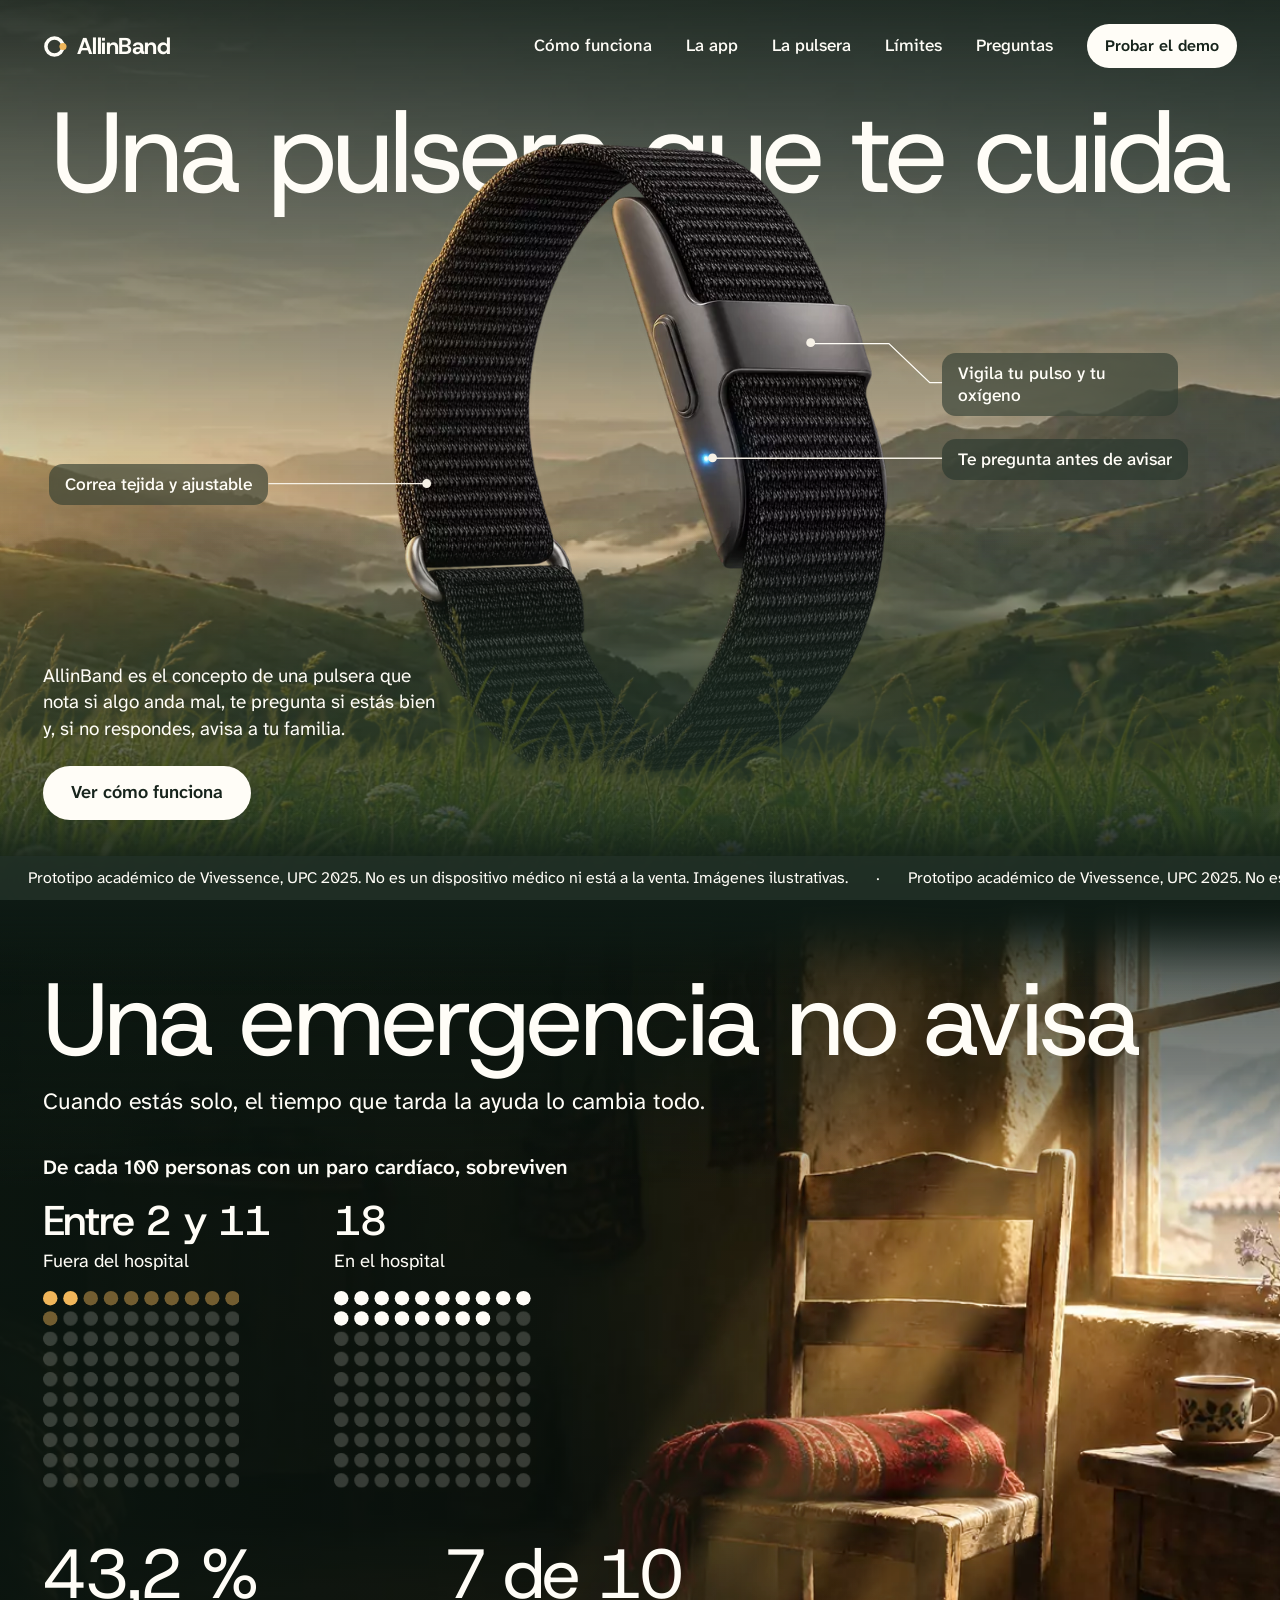
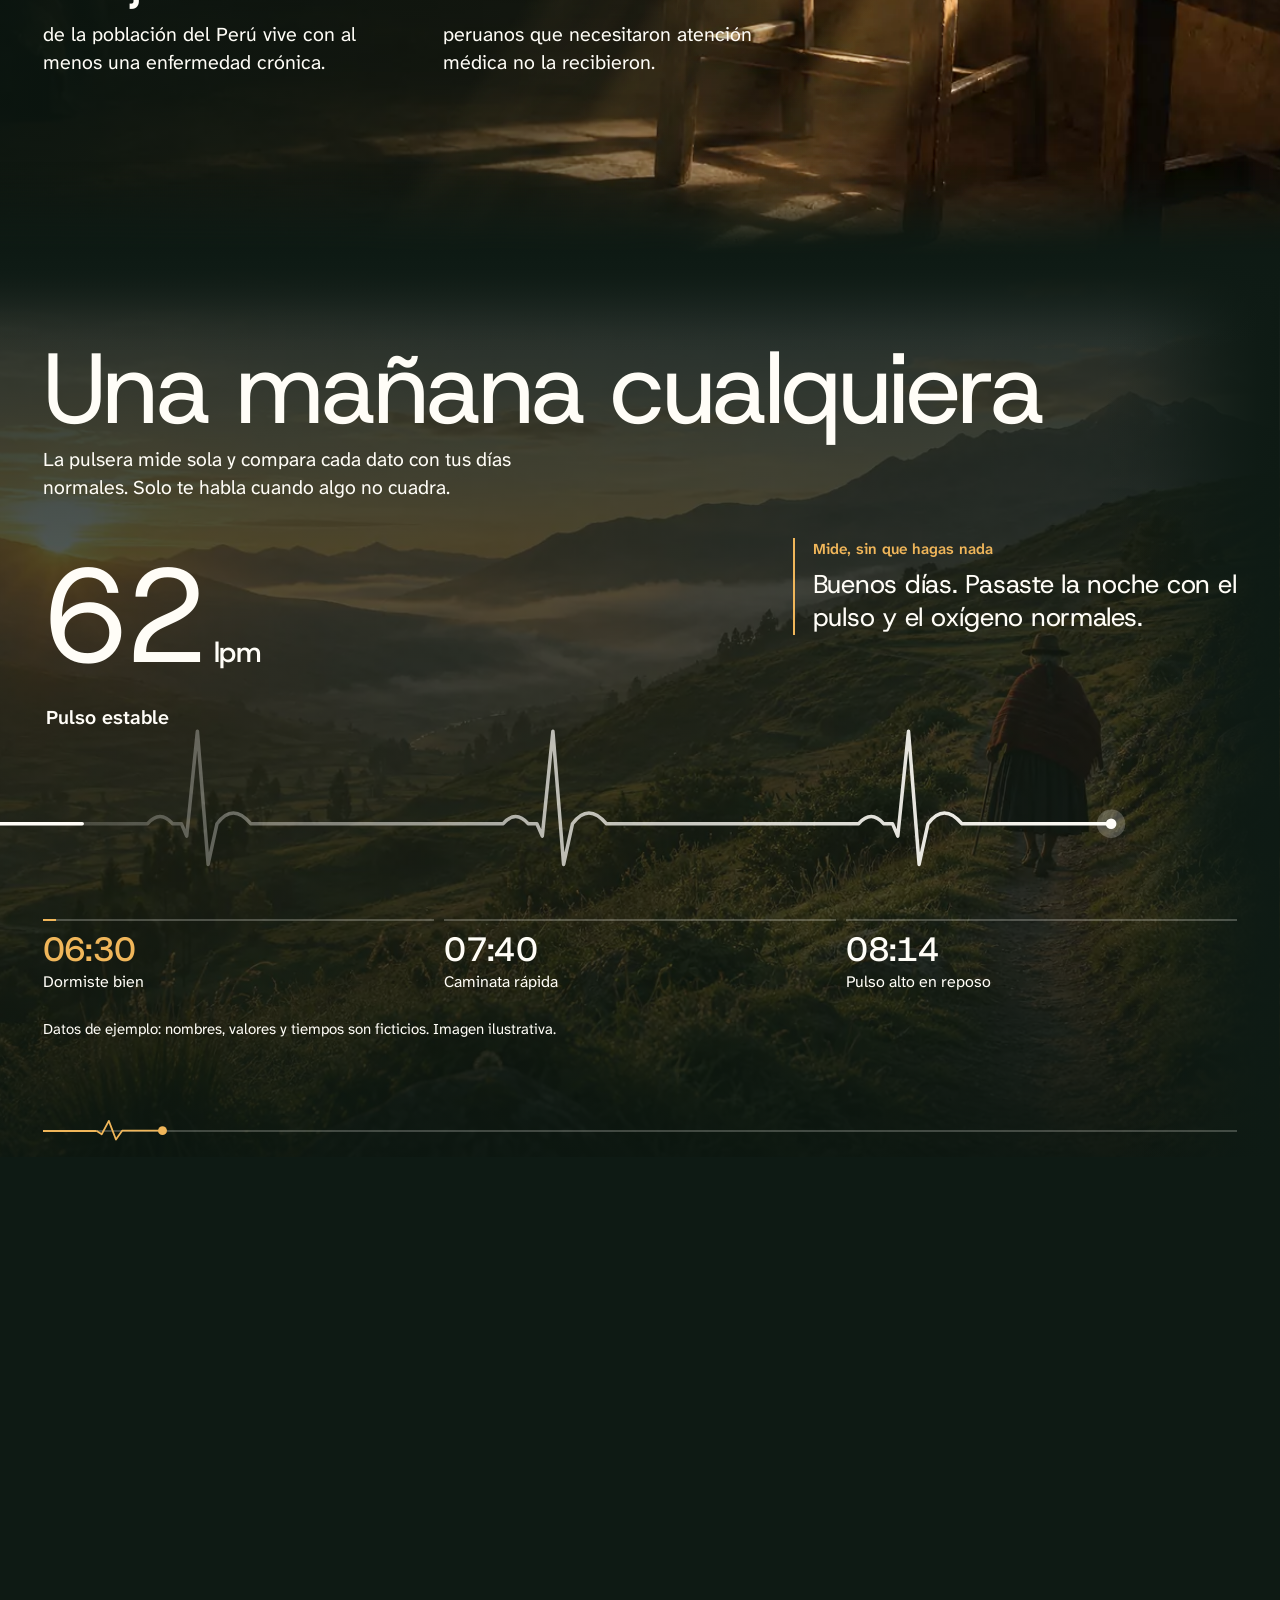
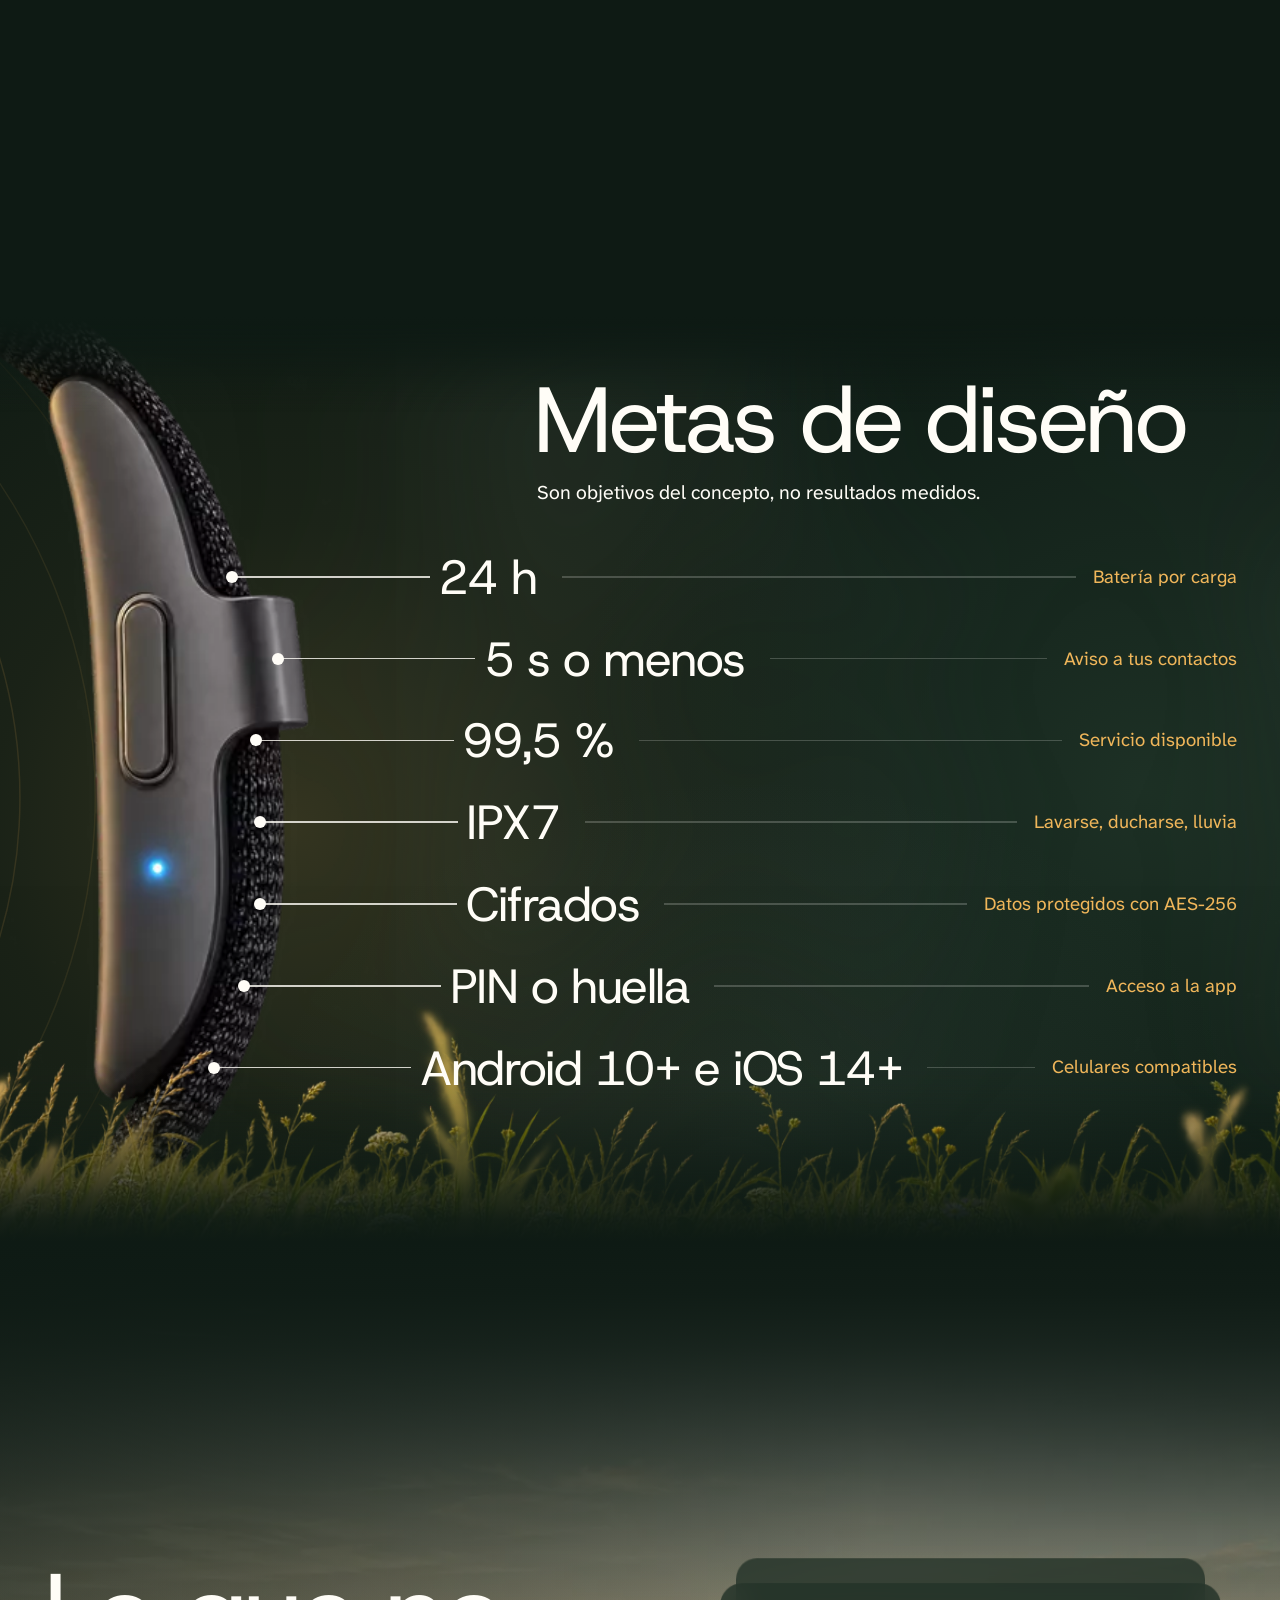
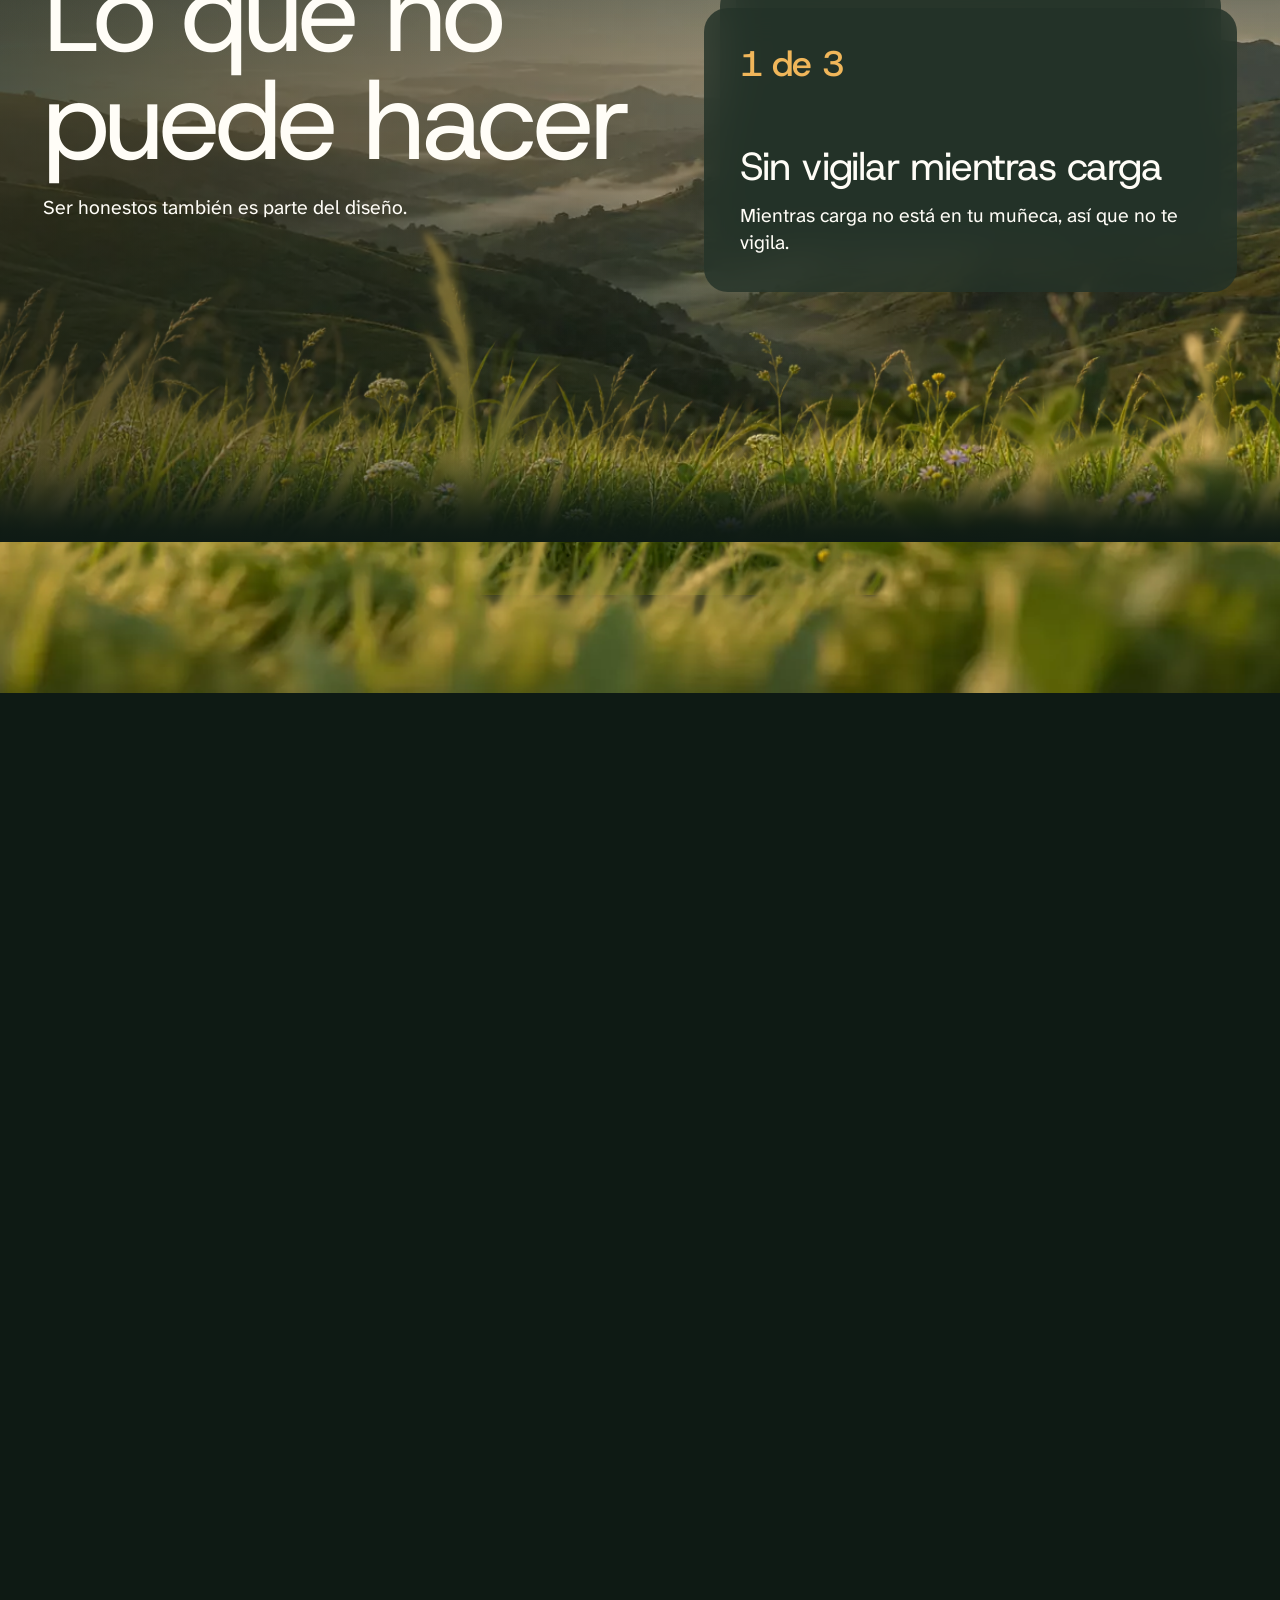
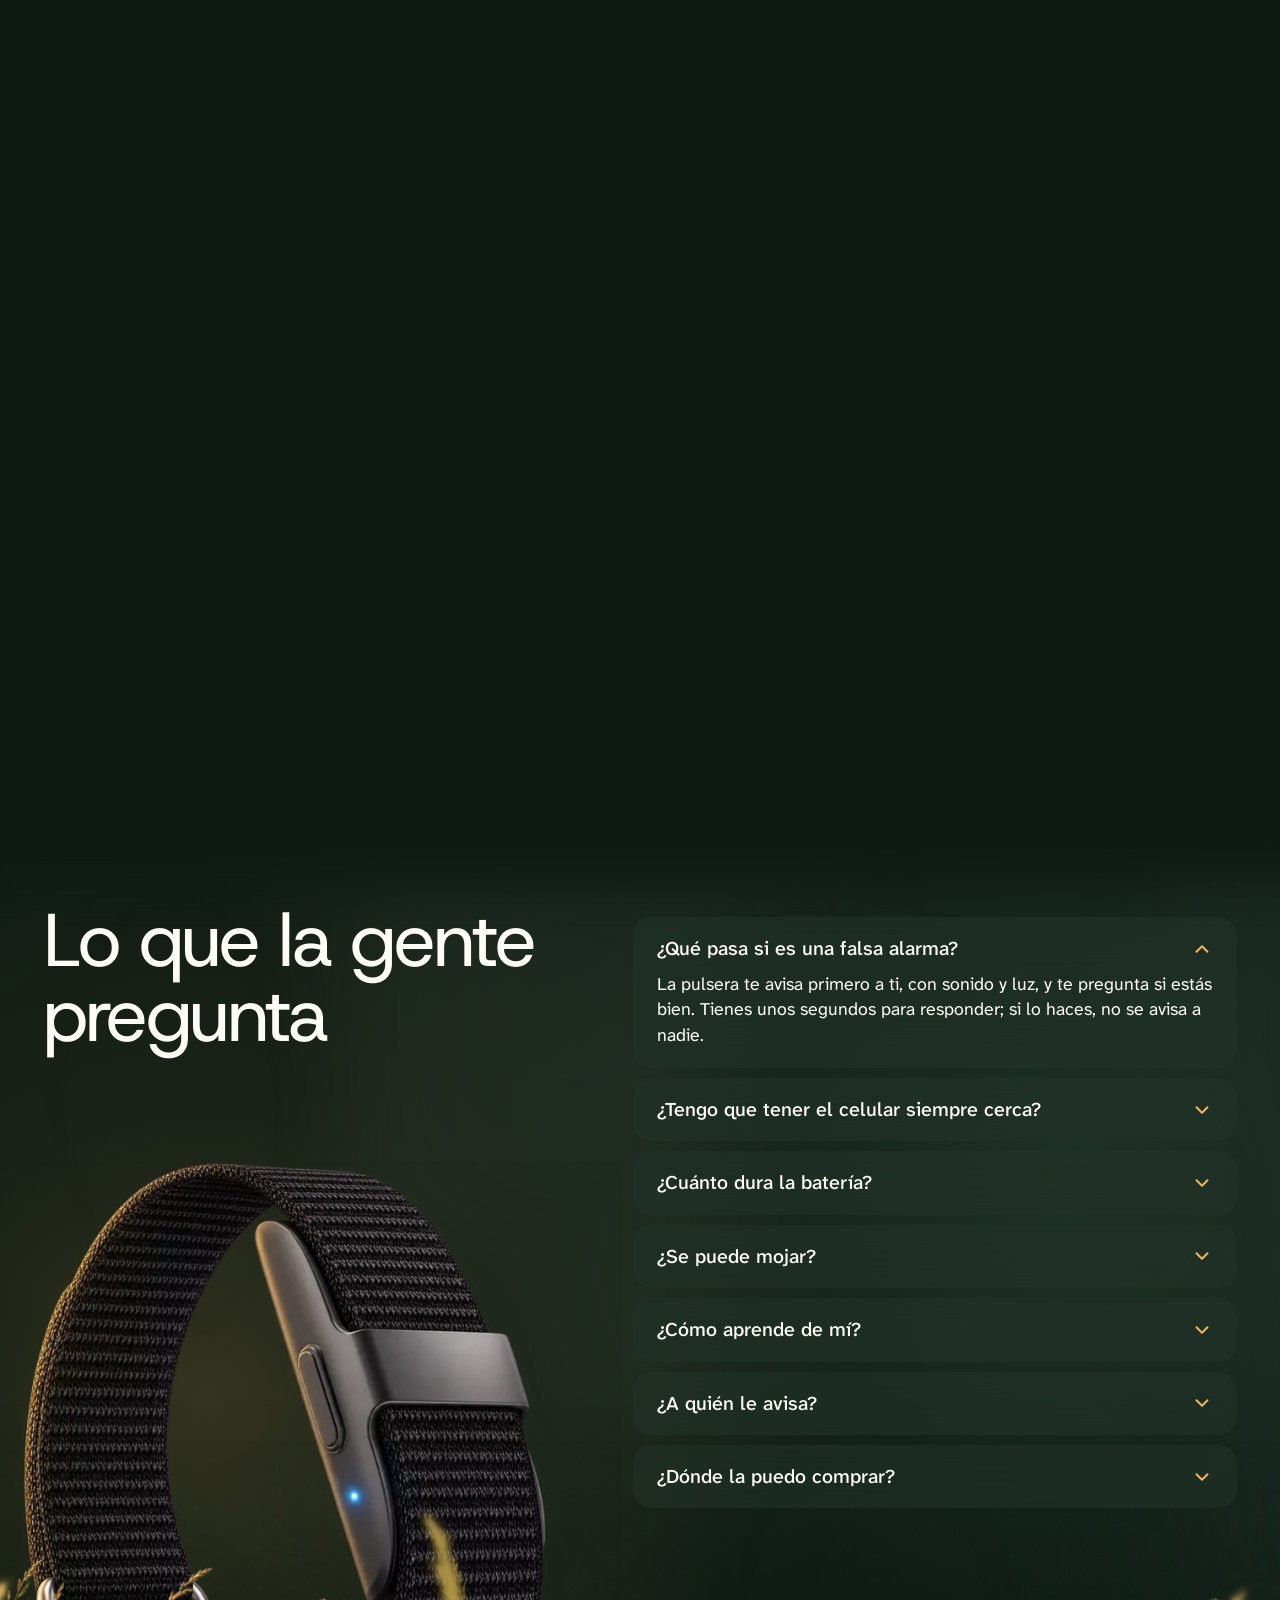
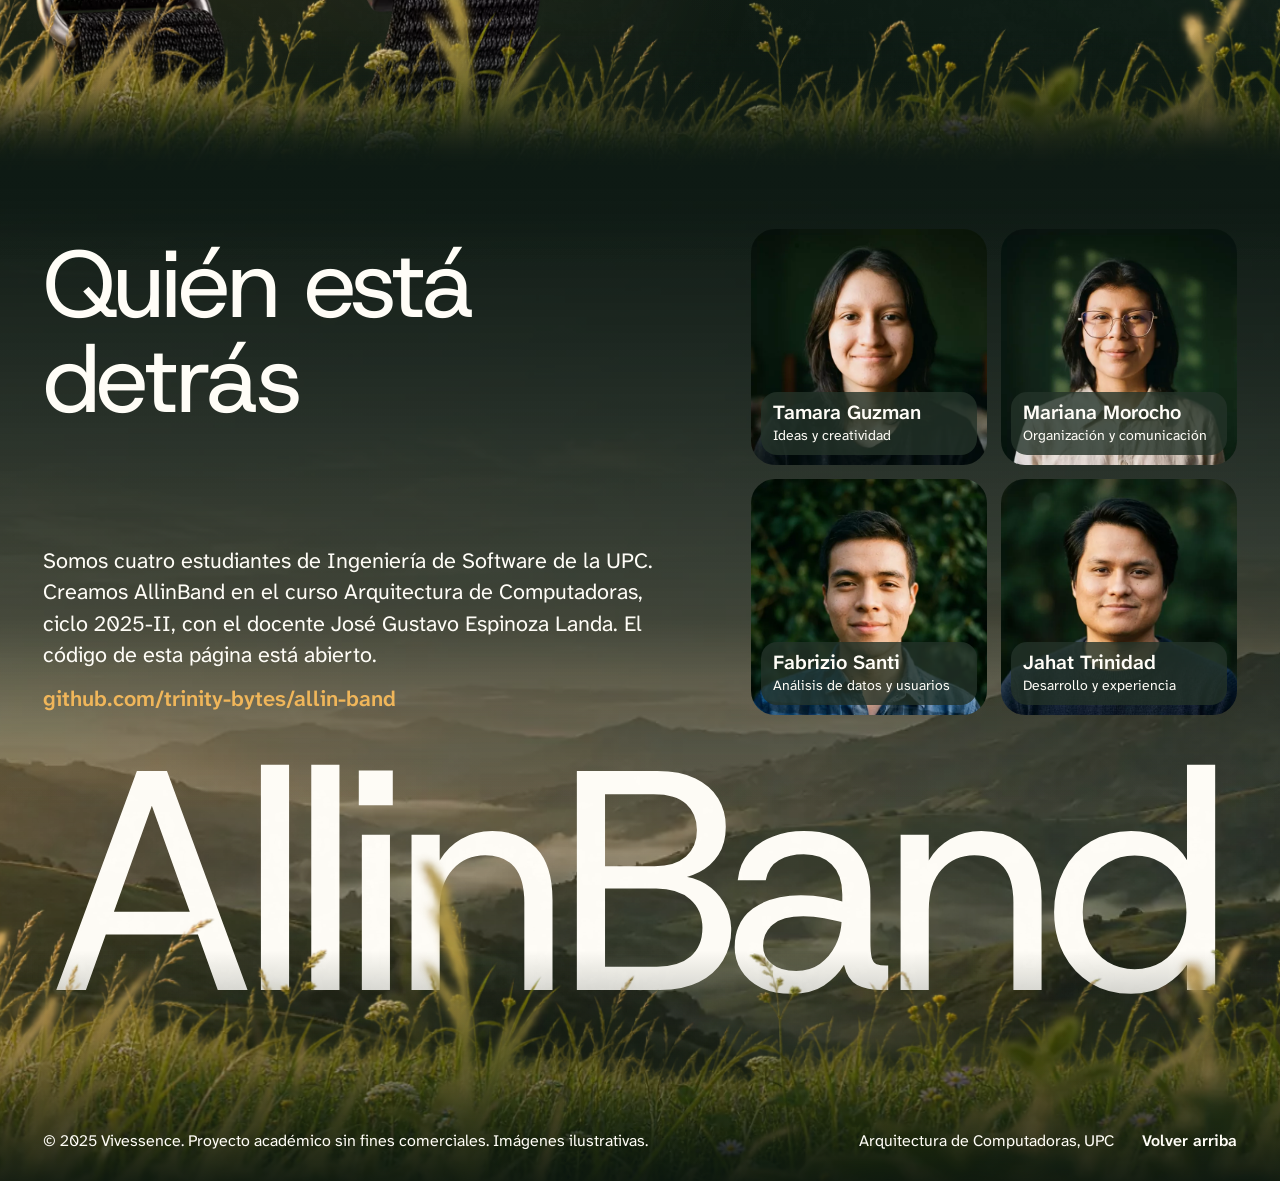
<file: index.html>
<!DOCTYPE html>
<html lang="es">
  <head>
    <meta charset="UTF-8" />
    <meta name="viewport" content="width=device-width, initial-scale=1" />
    <title>AllinBand: la pulsera que primero te pregunta a ti | Prototipo académico</title>
    <meta
      name="description"
      content="AllinBand es el concepto de una pulsera que vigila tus signos vitales y te pregunta si estás bien antes de avisar a tu familia. Proyecto académico de Vivessence, UPC 2025."
    />
    <meta name="author" content="Vivessence" />
    <meta name="theme-color" content="#0e1a14" />
    <link rel="canonical" href="https://allin.jahattrinidad.com/" />

    <meta property="og:type" content="website" />
    <meta property="og:locale" content="es_PE" />
    <meta property="og:url" content="https://allin.jahattrinidad.com/" />
    <meta property="og:title" content="AllinBand: la pulsera que primero te pregunta a ti" />
    <meta
      property="og:description"
      content="Concepto de pulsera inteligente que te pregunta si estás bien antes de avisar a tu familia. Proyecto académico de Vivessence, UPC 2025."
    />
    <meta property="og:image" content="https://allin.jahattrinidad.com/assets/images/og-image.jpg" />
    <meta property="og:image:width" content="1200" />
    <meta property="og:image:height" content="630" />
    <meta property="og:image:alt" content="La pulsera AllinBand sobre un prado al amanecer, bajo el titular Una pulsera que te cuida" />
    <meta name="twitter:card" content="summary_large_image" />

    <link rel="icon" href="assets/brand/favicon.svg" type="image/svg+xml" />
    <link rel="apple-touch-icon" href="assets/brand/apple-touch-icon.png" />

    <link rel="preload" href="assets/fonts/atkinson-hyperlegible-next-latin.woff2" as="font" type="font/woff2" crossorigin />
    <link rel="preload" href="assets/fonts/host-grotesk-latin.woff2" as="font" type="font/woff2" crossorigin />

    <link rel="stylesheet" href="css/variables.css" />
    <link rel="stylesheet" href="css/reset.css" />
    <link rel="stylesheet" href="css/base.css" />
    <link rel="stylesheet" href="css/nav.css" />
    <link rel="stylesheet" href="css/hero.css" />
    <link rel="stylesheet" href="css/sections.css" />
    <link rel="stylesheet" href="css/journey.css" />
    <link rel="stylesheet" href="css/closing.css" />

    <!-- Without JS every section stays visible and static -->
    <script>
      document.documentElement.classList.add("js");
      if (!window.matchMedia("(prefers-reduced-motion: reduce)").matches) {
        document.documentElement.classList.add("motion");
      }
      // The browser puts the reload position back when loading ends; with smooth
      // scrolling that jump would animate across the page, so it waits until after.
      document.documentElement.classList.add("is-loading");
      window.addEventListener("load", function () {
        setTimeout(function () {
          document.documentElement.classList.remove("is-loading");
        }, 100);
      });
    </script>
  </head>
  <body>
    <a class="skip-link" href="#contenido">Saltar al contenido</a>

    <header class="navbar" id="top">
      <div class="navbar__row">
        <a class="brand" href="#inicio">
          <svg class="brand__mark" viewBox="0 0 25 25" aria-hidden="true" focusable="false">
            <path d="M20 12.5a8.54 8.54 0 1 1-17.08 0 8.54 8.54 0 0 1 17.08 0Z" fill="none" stroke="#fffdf7" stroke-width="3.54" />
            <circle cx="20" cy="12.5" r="3.54" fill="#f0b65a" />
          </svg>
          AllinBand
        </a>

        <button class="nav-toggle" id="navToggle" type="button" aria-controls="navMenu" aria-expanded="false">Menú</button>

        <nav class="nav" id="navMenu" aria-label="Secciones">
          <a class="nav__link" href="#como-funciona">Cómo funciona</a>
          <a class="nav__link" href="#app">La app</a>
          <a class="nav__link" href="#pulsera">La pulsera</a>
          <a class="nav__link" href="#limites">Límites</a>
          <a class="nav__link" href="#preguntas">Preguntas</a>
          <a class="btn nav__demo" href="#tu-decides">Probar el demo</a>
        </nav>
      </div>
    </header>

    <main id="contenido">
      <section class="hero" id="inicio" aria-labelledby="hero-title">
        <picture class="hero__layer hero__landscape">
          <source media="(max-width: 47.99rem)" srcset="assets/images/web/landscape-1280.webp" />
          <img src="assets/images/web/landscape-2560.webp" alt="" width="2560" height="1707" fetchpriority="high" />
        </picture>
        <div class="hero__layer hero__sky"></div>

        <h1 class="hero__title" id="hero-title"><span class="hero__word">Una</span> <span class="hero__word">pulsera</span> <span class="hero__word">que</span> <span class="hero__word">te</span> <span class="hero__word">cuida</span></h1>

        <picture class="hero__layer hero__band">
          <source media="(max-width: 47.99rem)" srcset="assets/images/web/band-800.webp" />
          <img src="assets/images/web/band-1600.webp" alt="Pulsera AllinBand con correa tejida negra y módulo de sensores gris. Imagen ilustrativa." width="1600" height="1600" fetchpriority="high" />
        </picture>
        <picture class="hero__layer hero__grass-mid">
          <source media="(max-width: 47.99rem)" srcset="assets/images/web/grass-mid-1280.webp" />
          <img src="assets/images/web/grass-mid-2560.webp" alt="" width="2560" height="853" />
        </picture>
        <!-- Mobile hides the near grass; the empty source keeps it from downloading -->
        <picture class="hero__layer hero__grass-near">
          <source media="(max-width: 47.99rem)" srcset="[data-uri]" />
          <img src="assets/images/web/grass-near-2560.webp" alt="" width="2560" height="853" />
        </picture>
        <div class="hero__layer hero__scrim"></div>

        <div class="hero__layer hero__callouts">
          <svg class="hero__lines" viewBox="0 0 720 720" aria-hidden="true" focusable="false">
            <g fill="none" stroke="#fffdf7" stroke-width="1.5">
              <path class="hero__line" pathLength="1" d="M552 229H640L686 273H700" />
              <path class="hero__line" pathLength="1" d="M441.6 358H700" stroke="#f6f1e6" />
              <path class="hero__line" pathLength="1" d="M120 386.5H-58" stroke="#f6f1e6" />
            </g>
            <g fill="#f6f1e6">
              <circle class="hero__dot" cx="552" cy="228" r="5" />
              <circle class="hero__dot" cx="441.6" cy="357.6" r="5" />
              <circle class="hero__dot" cx="120" cy="386.5" r="5" />
            </g>
          </svg>
          <ul aria-label="Partes de la pulsera">
            <li class="callout callout--a mist">Vigila tu pulso y tu oxígeno</li>
            <li class="callout callout--b mist">Te pregunta antes de avisar</li>
            <li class="callout callout--c mist">Correa tejida y ajustable</li>
          </ul>
        </div>

        <div class="hero__bottom">
          <div>
            <p class="hero__intro">
              AllinBand es el concepto de una pulsera que nota si algo anda mal, te pregunta si estás bien y, si no respondes, avisa a tu familia.
            </p>
            <a class="btn hero__cta" href="#como-funciona">Ver cómo funciona</a>
          </div>
        </div>

        <!-- The slot is one screen tall, so the ticker closes the first viewport even when the hero is taller -->
        <div class="hero__ticker-slot">
          <div class="hero__ticker ticker">
            <div class="ticker__track">
              <p class="hero__disclosure">Prototipo académico de Vivessence, UPC 2025. No es un dispositivo médico ni está a la venta. Imágenes ilustrativas.</p>
            </div>
          </div>
        </div>
      </section>

      <!-- sections-top:start -->
      <section class="emergency" id="emergencia" aria-labelledby="emergency-title">
        <picture class="emergency__photo">
          <source media="(max-width: 47.99rem)" srcset="assets/images/web/chair-1280.webp" />
          <img src="assets/images/web/chair-2560.webp" alt="Silla de madera con una manta junto a una ventana, en una casa en silencio." width="2560" height="1707" loading="lazy" />
        </picture>
        <div class="emergency__scrim" aria-hidden="true"></div>
        <canvas class="shader shader--rays emergency__rays" data-shader="rays" aria-hidden="true"></canvas>
        <div class="seam seam--top" aria-hidden="true"></div>
        <div class="seam seam--bottom" aria-hidden="true"></div>

        <div class="emergency__head" data-reveal>
          <h2 class="emergency__title reveal" id="emergency-title">Una emergencia no avisa</h2>
          <p class="emergency__lead reveal">Cuando estás solo, el tiempo que tarda la ayuda lo cambia todo.</p>
        </div>

        <figure class="survival" data-reveal>
          <figcaption class="survival__caption reveal">De cada 100 personas con un paro cardíaco, sobreviven</figcaption>
          <div class="survival__grids">
            <div class="survival__group reveal">
              <p class="survival__value">Entre 2 y 11</p>
              <p class="survival__where">Fuera del hospital</p>
              <svg class="survival__grid" viewBox="0 0 204 204" width="204" height="204" aria-hidden="true" focusable="false">
                <defs>
                  <pattern id="survival-dots" width="21" height="21" patternUnits="userSpaceOnUse">
                    <circle cx="7.5" cy="7.5" r="7.5" fill="#fffdf7" fill-opacity="0.18" />
                  </pattern>
                </defs>
                <rect x="21" y="21" width="183" height="21" fill="url(#survival-dots)" />
                <rect y="42" width="204" height="162" fill="url(#survival-dots)" />
                <g class="survival__alive" fill="#f0b65a">
                  <circle class="survival__dot" style="--i: 0" cx="7.5" cy="7.5" r="7.5" />
                  <circle class="survival__dot" style="--i: 1" cx="28.5" cy="7.5" r="7.5" />
                  <g fill-opacity="0.45">
                    <circle class="survival__dot" style="--i: 2" cx="49.5" cy="7.5" r="7.5" />
                    <circle class="survival__dot" style="--i: 3" cx="70.5" cy="7.5" r="7.5" />
                    <circle class="survival__dot" style="--i: 4" cx="91.5" cy="7.5" r="7.5" />
                    <circle class="survival__dot" style="--i: 5" cx="112.5" cy="7.5" r="7.5" />
                    <circle class="survival__dot" style="--i: 6" cx="133.5" cy="7.5" r="7.5" />
                    <circle class="survival__dot" style="--i: 7" cx="154.5" cy="7.5" r="7.5" />
                    <circle class="survival__dot" style="--i: 8" cx="175.5" cy="7.5" r="7.5" />
                    <circle class="survival__dot" style="--i: 9" cx="196.5" cy="7.5" r="7.5" />
                    <circle class="survival__dot" style="--i: 10" cx="7.5" cy="28.5" r="7.5" />
                  </g>
                </g>
              </svg>
            </div>
            <div class="survival__group reveal">
              <p class="survival__value">18</p>
              <p class="survival__where">En el hospital</p>
              <svg class="survival__grid" viewBox="0 0 204 204" width="204" height="204" aria-hidden="true" focusable="false">
                <rect x="168" y="21" width="36" height="21" fill="url(#survival-dots)" />
                <rect y="42" width="204" height="162" fill="url(#survival-dots)" />
                <g class="survival__alive" fill="#fffdf7">
                  <circle class="survival__dot" style="--i: 0" cx="7.5" cy="7.5" r="7.5" />
                  <circle class="survival__dot" style="--i: 1" cx="28.5" cy="7.5" r="7.5" />
                  <circle class="survival__dot" style="--i: 2" cx="49.5" cy="7.5" r="7.5" />
                  <circle class="survival__dot" style="--i: 3" cx="70.5" cy="7.5" r="7.5" />
                  <circle class="survival__dot" style="--i: 4" cx="91.5" cy="7.5" r="7.5" />
                  <circle class="survival__dot" style="--i: 5" cx="112.5" cy="7.5" r="7.5" />
                  <circle class="survival__dot" style="--i: 6" cx="133.5" cy="7.5" r="7.5" />
                  <circle class="survival__dot" style="--i: 7" cx="154.5" cy="7.5" r="7.5" />
                  <circle class="survival__dot" style="--i: 8" cx="175.5" cy="7.5" r="7.5" />
                  <circle class="survival__dot" style="--i: 9" cx="196.5" cy="7.5" r="7.5" />
                  <circle class="survival__dot" style="--i: 10" cx="7.5" cy="28.5" r="7.5" />
                  <circle class="survival__dot" style="--i: 11" cx="28.5" cy="28.5" r="7.5" />
                  <circle class="survival__dot" style="--i: 12" cx="49.5" cy="28.5" r="7.5" />
                  <circle class="survival__dot" style="--i: 13" cx="70.5" cy="28.5" r="7.5" />
                  <circle class="survival__dot" style="--i: 14" cx="91.5" cy="28.5" r="7.5" />
                  <circle class="survival__dot" style="--i: 15" cx="112.5" cy="28.5" r="7.5" />
                  <circle class="survival__dot" style="--i: 16" cx="133.5" cy="28.5" r="7.5" />
                  <circle class="survival__dot" style="--i: 17" cx="154.5" cy="28.5" r="7.5" />
                </g>
              </svg>
            </div>
          </div>
        </figure>

        <div class="emergency__stats" data-reveal>
          <p class="emergency__stat reveal"><span class="emergency__number">43,2&nbsp;%</span> de la población del Perú vive con al menos una enfermedad crónica.</p>
          <p class="emergency__stat reveal"><span class="emergency__number">7 de 10</span> peruanos que necesitaron atención médica no la recibieron.</p>
        </div>

        <div class="emergency__foot" data-reveal>
          <p class="emergency__promise reveal">AllinBand nace para acortar ese tiempo.</p>
          <p class="emergency__sources reveal">Fuentes: Mundaca, BCRP (2024); Aguirre, Banco Mundial (2023); Peraza et al. (2021). Imagen ilustrativa.</p>
        </div>
      </section>
      <!-- sections-top:end -->

      <!-- journey:start -->
      <!-- Sections 03 to 07. Desktop with motion: a horizontal journey driven by vertical scroll (js/journey.js). Everything else: stacked. -->
      <div class="journey">
        <div class="journey__stage">
          <div class="journey__track">
            <section class="panel morning" id="como-funciona" aria-labelledby="morning-title">
              <img
                class="panel__photo"
                src="assets/images/web/morning-1280.webp"
                srcset="assets/images/web/morning-1280.webp 1280w, assets/images/web/morning-2560.webp 2560w"
                sizes="100vw"
                alt="Una mujer andina camina con bastón por un sendero de montaña al amanecer."
                width="2560"
                height="1707"
                loading="lazy"
                decoding="async"
              />
              <div class="panel__scrim"></div>

              <div class="panel__flow">
                <h2 class="panel__title" id="morning-title">Una mañana cualquiera</h2>
                <p class="panel__intro">La pulsera mide sola y compara cada dato con tus días normales. Solo te habla cuando algo no cuadra.</p>

                <div class="moments">
                  <div class="moment is-active" id="moment-0630" role="tabpanel" aria-labelledby="moment-tab-0630" data-bpm="62" data-period="400" data-shape="1">
                    <p class="moment__when">06:30 · Dormiste bien</p>
                    <div class="moment__reading">
                      <p class="readout"><span class="readout__value">62</span> <abbr class="readout__unit" title="latidos por minuto">lpm</abbr></p>
                      <p class="moment__status">Pulso estable</p>
                    </div>
                    <div class="moment__message">
                      <p class="moment__step">Mide, sin que hagas nada</p>
                      <p class="moment__text">Buenos días. Pasaste la noche con el pulso y el oxígeno normales.</p>
                    </div>
                  </div>
                  <div class="moment" id="moment-0740" role="tabpanel" aria-labelledby="moment-tab-0740" data-bpm="96" data-period="220" data-shape="0.9">
                    <p class="moment__when">07:40 · Caminata rápida</p>
                    <div class="moment__reading">
                      <p class="readout"><span class="readout__value">96</span> <abbr class="readout__unit" title="latidos por minuto">lpm</abbr></p>
                      <p class="moment__status">Más rápido, y normal para ti</p>
                    </div>
                    <div class="moment__message">
                      <p class="moment__step">Compara con tus días normales</p>
                      <p class="moment__text">Caminaste rápido y el pulso subió. Para ti eso es normal, así que no hago nada.</p>
                    </div>
                  </div>
                  <div class="moment moment--alert" id="moment-0814" role="tabpanel" aria-labelledby="moment-tab-0814" data-bpm="124" data-period="128" data-shape="0.72">
                    <p class="moment__when">08:14 · Pulso alto en reposo</p>
                    <div class="moment__reading">
                      <p class="readout"><span class="readout__value">124</span> <abbr class="readout__unit" title="latidos por minuto">lpm</abbr></p>
                      <p class="moment__status">Fuera de tu normal</p>
                    </div>
                    <div class="moment__message">
                      <p class="moment__step">Pregunta antes de avisar</p>
                      <p class="moment__text">Llevas 10 minutos en reposo con el pulso alto. Eso no es habitual en ti. ¿Estás bien?</p>
                    </div>
                  </div>

                  <!-- Flat baseline; the rate shows only in the spacing between beats -->
                  <div class="ecg" data-bpm="62" aria-hidden="true">
                    <svg class="ecg__svg" viewBox="0 0 1440 200" preserveAspectRatio="xMaxYMid slice" focusable="false">
                      <defs>
                        <linearGradient id="ecg-paper" class="ecg__fade" gradientUnits="userSpaceOnUse" x1="0" y1="0" x2="1250" y2="0">
                          <stop offset="0" stop-color="#fffdf7" stop-opacity="0.08" />
                          <stop offset="0.5" stop-color="#fffdf7" stop-opacity="0.7" />
                          <stop offset="1" stop-color="#fffdf7" />
                        </linearGradient>
                        <linearGradient id="ecg-amber" class="ecg__fade" gradientUnits="userSpaceOnUse" x1="0" y1="0" x2="1250" y2="0">
                          <stop offset="0" stop-color="#f0b65a" stop-opacity="0.08" />
                          <stop offset="0.5" stop-color="#f0b65a" stop-opacity="0.7" />
                          <stop offset="1" stop-color="#f0b65a" />
                        </linearGradient>
                      </defs>
                      <path class="ecg__trace is-shown" pathLength="1" stroke="url(#ecg-paper)" d="M0 120H168C177.333 109.333 186.667 109.333 196 120H206L212 134L224 16L236 166L246 120C258 104 270.667 104 284 120H568C577.333 109.333 586.667 109.333 596 120H606L612 134L624 16L636 166L646 120C658 104 670.667 104 684 120H968C977.333 109.333 986.667 109.333 996 120H1006L1012 134L1024 16L1036 166L1046 120C1058 104 1070.67 104 1084 120H1250" />
                      <path class="ecg__trace" pathLength="1" stroke="url(#ecg-paper)" d="M0 120H1250" />
                      <path class="ecg__comet" pathLength="1" d="M0 120H168C177.333 109.333 186.667 109.333 196 120H206L212 134L224 16L236 166L246 120C258 104 270.667 104 284 120H568C577.333 109.333 586.667 109.333 596 120H606L612 134L624 16L636 166L646 120C658 104 670.667 104 684 120H968C977.333 109.333 986.667 109.333 996 120H1006L1012 134L1024 16L1036 166L1046 120C1058 104 1070.67 104 1084 120H1250" />
                      <circle class="ecg__halo" cx="1250" cy="120" r="16" />
                      <circle class="ecg__dot" cx="1250" cy="120" r="6" />
                    </svg>
                  </div>

                  <div class="moments__tabs" role="tablist" aria-label="Momentos de la mañana">
                    <button class="moments__tab" type="button" role="tab" id="moment-tab-0630" aria-controls="moment-0630" aria-selected="true">
                      <span class="moments__time">06:30</span>
                      <span class="moments__label">Dormiste bien</span>
                      <span class="moments__progress" aria-hidden="true"><span class="moments__fill"></span></span>
                    </button>
                    <button class="moments__tab" type="button" role="tab" id="moment-tab-0740" aria-controls="moment-0740" aria-selected="false" tabindex="-1">
                      <span class="moments__time">07:40</span>
                      <span class="moments__label">Caminata rápida</span>
                      <span class="moments__progress" aria-hidden="true"><span class="moments__fill"></span></span>
                    </button>
                    <button class="moments__tab" type="button" role="tab" id="moment-tab-0814" aria-controls="moment-0814" aria-selected="false" tabindex="-1">
                      <span class="moments__time">08:14</span>
                      <span class="moments__label">Pulso alto en reposo</span>
                      <span class="moments__progress" aria-hidden="true"><span class="moments__fill"></span></span>
                    </button>
                  </div>
                </div>

                <p class="panel__note">Datos de ejemplo: nombres, valores y tiempos son ficticios. Imagen ilustrativa.</p>
              </div>
            </section>

            <section class="panel decide" id="tu-decides" aria-labelledby="decide-title">
              <img
                class="panel__photo decide__photo"
                src="assets/images/web/portrait-1280.webp"
                srcset="assets/images/web/portrait-1280.webp 1280w, assets/images/web/portrait-2560.webp 2560w"
                sizes="100vw"
                alt="Una mujer mayor andina sonríe mientras mira a lo lejos."
                width="2560"
                height="1707"
                loading="lazy"
                decoding="async"
              />
              <div class="panel__scrim"></div>
              <p class="panel__notice">Imagen ilustrativa.</p>

              <div class="panel__flow">
                <h2 class="panel__title" id="decide-title">Tú decides primero</h2>
                <ol class="steps">
                  <li class="step">
                    <p class="step__title">Te pregunta a ti primero</p>
                    <p class="step__text">Tu pulsera suena, se ilumina y te pregunta si estás bien.</p>
                  </li>
                  <li class="step">
                    <p class="step__title">Si estás bien, cancelas</p>
                    <p class="step__text">Nadie se entera. Sigues con tu día.</p>
                  </li>
                  <li class="step step--alert">
                    <p class="step__title">Si no respondes, avisa</p>
                    <p class="step__text">Tus contactos, en orden, con tus datos.</p>
                  </li>
                </ol>

                <figure class="phone decide__phone">
                  <figcaption class="visually-hidden">Pantalla de ejemplo: aviso de la pulsera en el celular.</figcaption>
                  <div class="phone__screen">
                    <picture class="phone__wallpaper">
                      <source media="(max-width: 47.99rem)" srcset="assets/images/web/landscape-1280.webp" />
                      <img src="assets/images/web/landscape-2560.webp" alt="" width="2560" height="1707" loading="lazy" decoding="async" />
                    </picture>
                    <div class="phone__dim"></div>
                    <span class="phone__island"></span>
                    <p class="phone__date">Martes 7 de noviembre</p>
                    <p class="phone__clock">08:14</p>
                    <div class="notice mist">
                      <div class="notice__head">
                        <svg class="notice__icon" viewBox="0 0 34 34" aria-hidden="true" focusable="false">
                          <rect width="34" height="34" rx="9" fill="#f0b65a" />
                          <path d="M5 18H11L13.5 11L17 24L20 15L21.5 18H29" fill="none" stroke="#17241c" stroke-width="2.2" stroke-linecap="round" stroke-linejoin="round" />
                        </svg>
                        <p class="notice__app"><span>AllinBand</span> <span class="notice__when">ahora</span></p>
                      </div>
                      <p class="notice__title">¿Estás bien?</p>
                      <p class="notice__text">Tu pulso sigue alto en reposo. Si no respondes en unos segundos, aviso a tus contactos.</p>
                      <div class="notice__actions">
                        <span class="notice__action notice__action--primary">Estoy bien</span>
                        <span class="notice__action">No puedo responder</span>
                      </div>
                    </div>
                  </div>
                </figure>
              </div>
            </section>

            <section class="panel family" id="aviso" aria-labelledby="family-title">
              <div class="panel__flow">
                <h2 class="panel__title" id="family-title">Si no respondes,<br /> tu familia lo sabe</h2>
                <p class="panel__intro">Tu centro de salud y tu primer contacto reciben tus datos y dónde estás. Si nadie confirma, la alerta sigue.</p>
                <ol class="rail" aria-label="Orden de aviso de ejemplo">
                  <li class="rail__step rail__step--now">
                    <div class="rail__body">
                      <p class="rail__when">Al instante</p>
                      <p class="rail__who">Centro de salud y Ana</p>
                      <p class="rail__what">Reciben tus datos y dónde estás.</p>
                      <p class="rail__avatars" aria-hidden="true"><span class="rail__avatar">C</span><span class="rail__avatar">A</span></p>
                    </div>
                  </li>
                  <li class="rail__step">
                    <div class="rail__body">
                      <p class="rail__when">A los 10 segundos</p>
                      <p class="rail__who">Luis, si nadie responde</p>
                      <p class="rail__what">La alerta sigue al siguiente de tu lista.</p>
                      <p class="rail__avatars" aria-hidden="true"><span class="rail__avatar">L</span></p>
                    </div>
                  </li>
                  <li class="rail__step">
                    <div class="rail__body">
                      <p class="rail__when">Cuando alguien confirma</p>
                      <p class="rail__who">Todos lo saben</p>
                      <p class="rail__what">«Ayuda en camino» llega a toda la lista.</p>
                    </div>
                  </li>
                </ol>
                <p class="panel__note family__note">Tú eliges el orden. Participantes de ejemplo.</p>
              </div>

              <div class="family__media">
                <img
                  class="family__photo"
                  src="assets/images/web/family-900.webp"
                  srcset="assets/images/web/family-900.webp 900w, assets/images/web/family-1600.webp 1600w"
                  sizes="(min-width: 64rem) 60vw, 100vw"
                  alt="Una mujer mira su celular en casa y sonríe."
                  width="1600"
                  height="2000"
                  loading="lazy"
                  decoding="async"
                />
                <div class="family__blend"></div>
                <p class="panel__notice">Imagen ilustrativa.</p>

                <figure class="phone family__phone">
                  <figcaption class="visually-hidden">Pantalla de ejemplo: aviso que recibe tu familia.</figcaption>
                  <div class="phone__screen">
                    <img
                      class="phone__wallpaper phone__wallpaper--portrait"
                      src="assets/images/web/portrait-1280.webp"
                      srcset="assets/images/web/portrait-1280.webp 1280w, assets/images/web/portrait-2560.webp 2560w"
                      sizes="100vw"
                      alt=""
                      width="2560"
                      height="1707"
                      loading="lazy"
                      decoding="async"
                    />
                    <div class="phone__dim phone__dim--deep"></div>
                    <span class="phone__island"></span>
                    <p class="phone__date">Martes 7 de noviembre</p>
                    <p class="phone__clock">08:15</p>
                    <div class="notice mist">
                      <div class="notice__head">
                        <svg class="notice__icon" viewBox="0 0 34 34" aria-hidden="true" focusable="false">
                          <rect width="34" height="34" rx="9" fill="#f0b65a" />
                          <path d="M5 18H11L13.5 11L17 24L20 15L21.5 18H29" fill="none" stroke="#17241c" stroke-width="2.2" stroke-linecap="round" stroke-linejoin="round" />
                        </svg>
                        <p class="notice__app"><span>AllinBand</span> <span class="notice__when">ahora</span></p>
                      </div>
                      <p class="notice__title">Mamá no respondió</p>
                      <dl class="notice__vitals">
                        <div><dt>Pulso</dt> <dd>124 lpm</dd></div>
                        <div><dt>Oxígeno</dt> <dd>91 %</dd></div>
                      </dl>
                      <p class="notice__text">Pulso alto en reposo. Clínica a 600 m.</p>
                      <div class="notice__actions notice__actions--row">
                        <span class="notice__action notice__action--primary">Confirmar</span>
                        <span class="notice__action">Llamar</span>
                      </div>
                    </div>
                  </div>
                </figure>
              </div>
            </section>

            <section class="panel app" id="app" aria-labelledby="app-title">
              <picture class="panel__photo">
                <source media="(max-width: 47.99rem)" srcset="assets/images/web/landscape-1280.webp" />
                <img src="assets/images/web/landscape-2560.webp" alt="" width="2560" height="1707" loading="lazy" decoding="async" />
              </picture>
              <div class="panel__scrim"></div>

              <div class="panel__flow">
                <h2 class="panel__title" id="app-title">Tu familia sabe cómo estás</h2>
                <p class="panel__intro">Desde la app ven tu pulso, tus alertas y tu historial, sin tener que llamarte. Pantallas de concepto con datos de ejemplo: la app no existe todavía.</p>

                <div class="app__layout">
                  <figure class="phone phone--app app__phone">
                    <figcaption class="visually-hidden">Pantalla de ejemplo de la app para la familia.</figcaption>
                    <p class="app__tag mist">Concepto, datos de ejemplo</p>
                    <div class="phone__screen app-screen">
                      <span class="phone__island"></span>
                      <p class="app-screen__clock">20:10</p>
                      <svg class="app-screen__status" viewBox="0 0 52 14" aria-hidden="true" focusable="false">
                        <g fill="#fffdf7">
                          <rect x="0" y="9" width="3" height="5" rx="1" />
                          <rect x="5" y="6" width="3" height="8" rx="1" />
                          <rect x="10" y="3" width="3" height="11" rx="1" />
                          <rect x="15" y="0" width="3" height="14" rx="1" />
                          <rect x="28" y="3.5" width="15" height="7" rx="1.5" />
                        </g>
                        <rect x="26" y="1.5" width="22" height="11" rx="3" fill="none" stroke="#fffdf7" stroke-opacity="0.6" />
                        <rect x="49.5" y="5" width="2" height="4" rx="1" fill="#fffdf7" fill-opacity="0.6" />
                      </svg>

                      <div class="app-screen__content">
                        <div class="app-screen__who">
                          <span class="app-screen__avatar" aria-hidden="true">M</span>
                          <p><span class="app-screen__name">Mamá</span> <span class="app-screen__seen">Última lectura hace 1 min</span></p>
                        </div>
                        <div class="app-screen__pulse">
                          <p class="app-screen__bpm">72 lpm</p>
                          <p class="app-screen__pill">Todo normal</p>
                          <svg class="app-screen__ecg" viewBox="0 0 260 64" aria-hidden="true" focusable="false">
                            <path d="M0 40H46.8L50.4 48L57.6 8L64.8 58L70.8 40C78 33.3 85.6 33.3 93.6 40H134.8L138.4 48L145.6 8L152.8 58L158.8 40C166 33.3 173.6 33.3 181.6 40H222.8L226.4 48L233.6 8L240.8 58L246.8 40C252 35.2 256.5 34 260 35.4" fill="none" stroke="#f0b65a" stroke-width="2.5" stroke-linecap="round" stroke-linejoin="round" />
                          </svg>
                        </div>
                        <dl class="app-screen__vitals">
                          <div><dt>Oxígeno</dt> <dd>97 %</dd></div>
                        </dl>
                        <dl class="app-screen__rows">
                          <div><dt>Ubicación</dt> <dd>En casa</dd></div>
                          <div><dt>Batería de la pulsera</dt> <dd>82 %</dd></div>
                          <div><dt>Última alerta</dt> <dd>Ninguna hoy</dd></div>
                        </dl>
                      </div>

                      <div class="app-screen__tabs" aria-hidden="true">
                        <span class="app-screen__tab is-current">
                          <svg viewBox="0 0 22 22"><path d="M2.75 10.08 11 2.75l8.25 7.33v8.25a.92.92 0 0 1-.92.92h-4.58v-6.42h-5.5v6.42H3.67a.92.92 0 0 1-.92-.92Z" /></svg>
                          Hoy
                        </span>
                        <span class="app-screen__tab">
                          <svg viewBox="0 0 22 22"><path d="M9.17 19.25a1.83 1.83 0 0 0 3.66 0M5.5 8.25a5.5 5.5 0 0 1 11 0c0 6.42 2.75 7.33 2.75 7.33H2.75S5.5 14.67 5.5 8.25Z" /></svg>
                          Alertas
                        </span>
                        <span class="app-screen__tab">
                          <svg viewBox="0 0 22 22"><path d="M3.67 18.33V9.17m0 9.16h5.5m-5.5 0h-.92m6.42 0V3.67m0 14.66h5.5m0 0v-6.41m0 6.41h4.58" /></svg>
                          Historial
                        </span>
                        <span class="app-screen__home"></span>
                      </div>
                    </div>
                  </figure>

                  <div class="app-panel app-panel--alert mist">
                    <p class="app-panel__head"><span class="app-panel__title">Alerta activa</span> <span class="app-panel__time">08:15</span></p>
                    <svg class="app-panel__map" viewBox="0 0 382 190" aria-hidden="true" focusable="false">
                      <rect width="382" height="190" rx="16" fill="#fffdf7" fill-opacity="0.08" />
                      <path d="M0 52H382M104 0V190M276 0V190M0 136H382M180 52 104 108.6M180 52l96-19L382 12M67.2 136 0 186" fill="none" stroke="#fffdf7" stroke-opacity="0.26" stroke-width="7" />
                      <circle cx="182" cy="96" r="26" fill="#f3885f" fill-opacity="0.22" />
                      <circle cx="182" cy="96" r="11" fill="#f3885f" />
                      <circle cx="182" cy="96" r="4" fill="#fffdf7" />
                      <path d="M190.5 92.2 303 41.3" fill="none" stroke="#f0b65a" stroke-width="2.5" stroke-dasharray="6.2 6.2" />
                      <rect x="294" y="24" width="30" height="30" rx="8" fill="#fffdf7" />
                      <path d="M309 30v18m-9-9h18" fill="none" stroke="#a63d22" stroke-width="3" stroke-linecap="round" />
                    </svg>
                    <p class="app-panel__status">Pulso 124 lpm. Clínica a 600 m.</p>
                    <p class="app-panel__caption">Sale dónde está, qué pasó y qué centro de salud queda cerca.</p>
                  </div>

                  <div class="app-panel app-panel--history mist">
                    <p class="app-panel__head"><span class="app-panel__title">Pulso en reposo</span> <span class="app-panel__range">Últimos 7 días</span></p>
                    <svg class="app-panel__chart" viewBox="0 0 382 124" aria-hidden="true" focusable="false">
                      <g transform="translate(-16 0)">
                        <rect x="34" y="20" width="346" height="60" rx="8" fill="#f0b65a" fill-opacity="0.12" />
                        <path d="M34 6H380M34 50H380M34 94H380" fill="none" stroke="#fffdf7" stroke-opacity="0.16" stroke-width="1.5" />
                        <path d="M52 66 104 46l52 14 52-24 52 18 52-26 52 14" fill="none" stroke="#f0b65a" stroke-width="3.5" stroke-linecap="round" stroke-linejoin="round" />
                        <g fill="#f0b65a">
                          <circle cx="52" cy="66" r="4" /><circle cx="104" cy="46" r="4" /><circle cx="156" cy="60" r="4" />
                          <circle cx="208" cy="36" r="4" /><circle cx="260" cy="54" r="4" /><circle cx="312" cy="28" r="4" />
                        </g>
                        <circle cx="364" cy="42" r="7" fill="#fffdf7" />
                      </g>
                    </svg>
                    <p class="app-panel__days" aria-hidden="true"><span>L</span><span>M</span><span>M</span><span>J</span><span>V</span><span>S</span><span>D</span></p>
                    <p class="app-panel__status">Entre 68 y 74 lpm toda la semana.</p>
                    <p class="app-panel__caption">El historial por semanas se le puede compartir a la doctora.</p>
                  </div>
                </div>
              </div>
            </section>

            <section class="panel band" id="pulsera" aria-labelledby="band-title">
              <div class="band__media">
                <img
                  class="band__photo"
                  src="assets/images/web/band-use-1280.webp"
                  srcset="assets/images/web/band-use-1280.webp 1280w, assets/images/web/band-use-2560.webp 2560w"
                  sizes="100vw"
                  alt="Una muñeca con la pulsera AllinBand de correa tejida negra descansa sobre una manta andina."
                  width="2560"
                  height="1707"
                  loading="lazy"
                  decoding="async"
                />
              </div>
              <div class="panel__scrim"></div>
              <div class="band__media band__overlay">
                <ul class="band__callouts" aria-label="Partes de la pulsera">
                  <li class="band__callout band__callout--strap"><span class="band__line" aria-hidden="true"></span><span class="band__chip mist">Correa tejida y ajustable</span></li>
                  <li class="band__callout band__callout--light"><span class="band__line" aria-hidden="true"></span><span class="band__chip mist">Luz de estado</span></li>
                </ul>
              </div>
              <p class="panel__notice">Imagen ilustrativa.</p>

              <div class="panel__flow">
                <h2 class="panel__title" id="band-title">Pensada para todos los días</h2>
                <p class="panel__intro">Una correa tejida, un módulo de sensores y una luz de estado.</p>
              </div>
            </section>
          </div>

          <!-- Pulse progress along the journey; drawn only in horizontal mode -->
          <div class="journey__progress" aria-hidden="true">
            <span class="journey__rail"></span>
            <span class="journey__fill"></span>
            <svg class="journey__head" viewBox="0 0 80 24" focusable="false">
              <path d="M0 12 6 16 14 1 22 22 29 12H74.4" fill="none" stroke="#f0b65a" stroke-width="2" stroke-linejoin="round" />
              <circle cx="74.4" cy="12" r="5" fill="#f0b65a" />
            </svg>
          </div>
        </div>
      </div>
      <!-- journey:end -->

      <!-- sections-bottom:start -->
      <section class="goals" id="metas" aria-labelledby="goals-title" data-reveal>
        <div class="bloom bloom--warm goals__bloom goals__bloom--warm" aria-hidden="true"></div>
        <div class="bloom bloom--moss goals__bloom goals__bloom--moss" aria-hidden="true"></div>
        <div class="bloom bloom--mist goals__bloom goals__bloom--mist" aria-hidden="true"></div>
        <canvas class="shader shader--mist goals__mist" data-shader="mist" aria-hidden="true"></canvas>
        <svg class="goals__rings" viewBox="0 0 2040 2040" aria-hidden="true" focusable="false">
          <g fill="none" stroke="#f0b65a" stroke-width="1.5">
            <circle class="goals__ring" pathLength="1" cx="1020" cy="1020" r="779.25" stroke-opacity="0.12" />
            <circle class="goals__ring" pathLength="1" cx="1020" cy="1020" r="899.25" stroke-opacity="0.085" />
            <circle class="goals__ring" pathLength="1" cx="1020" cy="1020" r="1019.25" stroke-opacity="0.05" />
          </g>
        </svg>
        <picture class="goals__band">
          <source media="(max-width: 47.99rem)" srcset="assets/images/web/band-side-800.webp" />
          <img src="assets/images/web/band-side-1600.webp" alt="Pulsera AllinBand vista de lado, con el botón y la luz del módulo. Imagen ilustrativa." width="1600" height="1600" loading="lazy" />
        </picture>
        <picture class="goals__grass goals__grass--mid">
          <source media="(max-width: 47.99rem)" srcset="assets/images/web/grass-mid-1280.webp" />
          <img src="assets/images/web/grass-mid-2560.webp" alt="" width="2560" height="853" loading="lazy" />
        </picture>
        <picture class="goals__grass goals__grass--near">
          <source media="(max-width: 47.99rem)" srcset="assets/images/web/grass-near-1280.webp" />
          <img src="assets/images/web/grass-near-2560.webp" alt="" width="2560" height="853" loading="lazy" />
        </picture>
        <div class="seam seam--top" aria-hidden="true"></div>
        <div class="seam seam--bottom" aria-hidden="true"></div>

        <div class="goals__head">
          <h2 class="goals__title reveal" id="goals-title">Metas de diseño</h2>
          <p class="goals__lead reveal">Son objetivos del concepto, no resultados medidos.</p>
        </div>

        <!-- Dot positions follow the band's right edge (Log L7), in Figma frame pixels -->
        <ul class="goals__list">
          <li class="goal" style="--i: 0; --dx: 260.48; --mx: 14.64">
            <span class="goal__mark" aria-hidden="true"></span>
            <strong class="goal__value">24&nbsp;h</strong>
            <span class="goal__leader" aria-hidden="true"></span>
            <span class="goal__label">Batería por carga</span>
          </li>
          <li class="goal" style="--i: 1; --dx: 311.56; --mx: 87.92">
            <span class="goal__mark" aria-hidden="true"></span>
            <strong class="goal__value">5&nbsp;s o menos</strong>
            <span class="goal__leader" aria-hidden="true"></span>
            <span class="goal__label">Aviso a tus contactos</span>
          </li>
          <li class="goal" style="--i: 2; --dx: 287.55; --mx: 148.55">
            <span class="goal__mark" aria-hidden="true"></span>
            <strong class="goal__value">99,5&nbsp;%</strong>
            <span class="goal__leader" aria-hidden="true"></span>
            <span class="goal__label">Servicio disponible</span>
          </li>
          <li class="goal" style="--i: 3; --dx: 292; --mx: 136.74">
            <span class="goal__mark" aria-hidden="true"></span>
            <strong class="goal__value">IPX7</strong>
            <span class="goal__leader" aria-hidden="true"></span>
            <span class="goal__label">Lavarse, ducharse, lluvia</span>
          </li>
          <li class="goal" style="--i: 4; --dx: 291.36; --mx: 133.61">
            <span class="goal__mark" aria-hidden="true"></span>
            <strong class="goal__value">Cifrados</strong>
            <span class="goal__leader" aria-hidden="true"></span>
            <span class="goal__label">Datos protegidos con AES-256</span>
          </li>
          <li class="goal" style="--i: 5; --dx: 273.32; --mx: 101.15">
            <span class="goal__mark" aria-hidden="true"></span>
            <strong class="goal__value">PIN o huella</strong>
            <span class="goal__leader" aria-hidden="true"></span>
            <span class="goal__label">Acceso a la app</span>
          </li>
          <li class="goal" style="--i: 6; --dx: 240.13; --mx: 27.24">
            <span class="goal__mark" aria-hidden="true"></span>
            <strong class="goal__value">Android 10+ e iOS 14+</strong>
            <span class="goal__leader" aria-hidden="true"></span>
            <span class="goal__label">Celulares compatibles</span>
          </li>
        </ul>
      </section>

      <section class="limits" id="limites" aria-labelledby="limits-title">
        <!-- With motion the stage sticks while the cards lift one by one (js/sections.js); otherwise a plain list -->
        <div class="limits__stage">
          <picture class="limits__photo">
            <source media="(max-width: 47.99rem)" srcset="assets/images/web/landscape-1280.webp" />
            <img src="assets/images/web/landscape-2560.webp" alt="" width="2560" height="1707" loading="lazy" />
          </picture>
          <div class="limits__scrim" aria-hidden="true"></div>
          <picture class="limits__grass limits__grass--mid">
            <source media="(max-width: 47.99rem)" srcset="assets/images/web/grass-mid-1280.webp" />
            <img src="assets/images/web/grass-mid-2560.webp" alt="" width="2560" height="853" loading="lazy" />
          </picture>
          <picture class="limits__grass limits__grass--near">
            <source media="(max-width: 47.99rem)" srcset="assets/images/web/grass-near-1280.webp" />
            <img src="assets/images/web/grass-near-2560.webp" alt="" width="2560" height="853" loading="lazy" />
          </picture>
          <div class="limits__scrim-left" aria-hidden="true"></div>
          <div class="seam seam--top" aria-hidden="true"></div>
          <div class="seam seam--bottom" aria-hidden="true"></div>

          <div class="limits__head" data-reveal>
            <h2 class="limits__title reveal" id="limits-title">Lo que no puede hacer</h2>
            <p class="limits__lead reveal">Ser honestos también es parte del diseño.</p>
          </div>

          <ul class="limits__list" data-reveal>
            <li class="limit mist">
              <p class="limit__index">1 de 3</p>
              <div class="limit__copy">
                <h3 class="limit__title">Sin vigilar mientras carga</h3>
                <p class="limit__text">Mientras carga no está en tu muñeca, así que no te vigila.</p>
              </div>
            </li>
            <li class="limit mist">
              <p class="limit__index">2 de 3</p>
              <div class="limit__copy">
                <h3 class="limit__title">Necesita conexión</h3>
                <p class="limit__text">Para avisar a tus contactos usa tu celular por Bluetooth, así que debe estar cerca, a unos 10 metros.</p>
              </div>
            </li>
            <li class="limit mist">
              <p class="limit__index">3 de 3</p>
              <div class="limit__copy">
                <h3 class="limit__title">No es un médico</h3>
                <p class="limit__text">No diagnostica ni reemplaza a un médico. En una emergencia evidente, llama tú a los servicios de emergencia.</p>
              </div>
            </li>
          </ul>
        </div>
      </section>

      <section class="faq" id="preguntas" aria-labelledby="faq-title">
        <div class="bloom bloom--warm faq__bloom faq__bloom--warm" aria-hidden="true"></div>
        <div class="bloom bloom--moss faq__bloom faq__bloom--moss" aria-hidden="true"></div>
        <canvas class="shader shader--mist faq__mist" data-shader="mist" aria-hidden="true"></canvas>
        <picture class="faq__band">
          <source media="(max-width: 47.99rem)" srcset="assets/images/web/band-800.webp" />
          <img src="assets/images/web/band-1600.webp" alt="" width="1600" height="1600" loading="lazy" />
        </picture>
        <picture class="faq__grass faq__grass--mid">
          <source media="(max-width: 47.99rem)" srcset="assets/images/web/grass-mid-1280.webp" />
          <img src="assets/images/web/grass-mid-2560.webp" alt="" width="2560" height="853" loading="lazy" />
        </picture>
        <picture class="faq__grass faq__grass--near">
          <source media="(max-width: 47.99rem)" srcset="assets/images/web/grass-near-1280.webp" />
          <img src="assets/images/web/grass-near-2560.webp" alt="" width="2560" height="853" loading="lazy" />
        </picture>
        <div class="faq__scrim" aria-hidden="true"></div>
        <div class="seam seam--top" aria-hidden="true"></div>
        <div class="seam seam--bottom" aria-hidden="true"></div>

        <h2 class="faq__title" id="faq-title" data-reveal><span class="reveal">Lo que la gente pregunta</span></h2>

        <div class="faq__list" data-reveal>
          <details class="faq__item mist reveal" open>
            <summary class="faq__q">¿Qué pasa si es una falsa alarma?<svg class="faq__chevron" viewBox="0 0 22 22" width="22" height="22" aria-hidden="true" focusable="false"><path d="M5.5 8.25 11 13.75l5.5-5.5" fill="none" stroke="currentColor" stroke-width="2" stroke-linecap="round" stroke-linejoin="round" /></svg></summary>
            <p class="faq__a">La pulsera te avisa primero a ti, con sonido y luz, y te pregunta si estás bien. Tienes unos segundos para responder; si lo haces, no se avisa a nadie.</p>
          </details>
          <details class="faq__item mist reveal">
            <summary class="faq__q">¿Tengo que tener el celular siempre cerca?<svg class="faq__chevron" viewBox="0 0 22 22" width="22" height="22" aria-hidden="true" focusable="false"><path d="M5.5 8.25 11 13.75l5.5-5.5" fill="none" stroke="currentColor" stroke-width="2" stroke-linecap="round" stroke-linejoin="round" /></svg></summary>
            <p class="faq__a">Para vigilar tu pulso, no: la pulsera detecta una anomalía por sí sola, sin internet. Para avisar a otros, sí: se conecta por Bluetooth a tu celular, a unos 10 metros como mínimo, y usa sus datos móviles para enviar la alerta.</p>
          </details>
          <details class="faq__item mist reveal">
            <summary class="faq__q">¿Cuánto dura la batería?<svg class="faq__chevron" viewBox="0 0 22 22" width="22" height="22" aria-hidden="true" focusable="false"><path d="M5.5 8.25 11 13.75l5.5-5.5" fill="none" stroke="currentColor" stroke-width="2" stroke-linecap="round" stroke-linejoin="round" /></svg></summary>
            <p class="faq__a">El objetivo de diseño es que funcione 24 horas seguidas con una sola carga. Mientras carga no te vigila, por eso conviene hacerlo en un momento tranquilo y acompañado.</p>
          </details>
          <details class="faq__item mist reveal">
            <summary class="faq__q">¿Se puede mojar?<svg class="faq__chevron" viewBox="0 0 22 22" width="22" height="22" aria-hidden="true" focusable="false"><path d="M5.5 8.25 11 13.75l5.5-5.5" fill="none" stroke="currentColor" stroke-width="2" stroke-linecap="round" stroke-linejoin="round" /></svg></summary>
            <p class="faq__a">El diseño apunta a la norma IPX7, pensada para aguantar hasta 1 metro de agua durante 30 minutos. La idea es que puedas lavarte las manos, ducharte o salir con lluvia.</p>
          </details>
          <details class="faq__item mist reveal">
            <summary class="faq__q">¿Cómo aprende de mí?<svg class="faq__chevron" viewBox="0 0 22 22" width="22" height="22" aria-hidden="true" focusable="false"><path d="M5.5 8.25 11 13.75l5.5-5.5" fill="none" stroke="currentColor" stroke-width="2" stroke-linecap="round" stroke-linejoin="round" /></svg></summary>
            <p class="faq__a">Con tus propias respuestas. Si una alerta era falsa y respondes que estás bien, se vuelve más tolerante; si pides ayuda, se vuelve más sensible. Así se ajusta a tu cuerpo con el tiempo.</p>
          </details>
          <details class="faq__item mist reveal">
            <summary class="faq__q">¿A quién le avisa?<svg class="faq__chevron" viewBox="0 0 22 22" width="22" height="22" aria-hidden="true" focusable="false"><path d="M5.5 8.25 11 13.75l5.5-5.5" fill="none" stroke="currentColor" stroke-width="2" stroke-linecap="round" stroke-linejoin="round" /></svg></summary>
            <p class="faq__a">Si no respondes, avisa al mismo tiempo a un centro de salud y a tu primer contacto. Si tu primer contacto no responde en 10 segundos, avisa al siguiente. Cuando alguien confirma que va en camino, los demás también lo saben.</p>
          </details>
          <details class="faq__item mist reveal">
            <summary class="faq__q">¿Dónde la puedo comprar?<svg class="faq__chevron" viewBox="0 0 22 22" width="22" height="22" aria-hidden="true" focusable="false"><path d="M5.5 8.25 11 13.75l5.5-5.5" fill="none" stroke="currentColor" stroke-width="2" stroke-linecap="round" stroke-linejoin="round" /></svg></summary>
            <p class="faq__a">En ningún lado: AllinBand es un proyecto académico y no se vende. Esta página presenta la idea.</p>
          </details>
        </div>
      </section>
      <!-- sections-bottom:end -->
    </main>

    <footer class="closing" id="proyecto" aria-labelledby="project-title">
      <picture class="closing__layer closing__landscape">
        <source media="(max-width: 47.99rem)" srcset="assets/images/web/landscape-1280.webp" />
        <img src="assets/images/web/landscape-2560.webp" alt="" width="2560" height="1707" loading="lazy" />
      </picture>
      <div class="closing__layer closing__scrim"></div>
      <div class="closing__layer closing__scrim-copy"></div>
      <div class="seam seam--top" aria-hidden="true"></div>

      <section class="project">
        <div class="project__text" data-reveal>
          <h2 class="project__title reveal" id="project-title">Quién está detrás</h2>
          <div class="project__copy reveal">
            <p>
              Somos cuatro estudiantes de Ingeniería de Software de la UPC. Creamos AllinBand en el curso Arquitectura de Computadoras, ciclo 2025-II, con el docente José Gustavo Espinoza Landa. El código de esta página está abierto.
            </p>
            <a class="project__repo" href="https://github.com/trinity-bytes/allin-band" rel="noopener">github.com/trinity-bytes/allin-band</a>
          </div>
        </div>

        <ul class="team" aria-label="Equipo" data-reveal>
          <li class="member reveal">
            <img src="assets/images/web/tamara-640.webp" alt="" width="640" height="640" loading="lazy" />
            <p class="member__caption"><span class="member__name">Tamara Guzman</span><span class="member__role">Ideas y creatividad</span></p>
          </li>
          <li class="member reveal">
            <img src="assets/images/web/mariana-640.webp" alt="" width="640" height="640" loading="lazy" />
            <p class="member__caption"><span class="member__name">Mariana Morocho</span><span class="member__role">Organización y comunicación</span></p>
          </li>
          <li class="member reveal">
            <img src="assets/images/web/fabrizio-640.webp" alt="" width="640" height="640" loading="lazy" />
            <p class="member__caption"><span class="member__name">Fabrizio Santi</span><span class="member__role">Análisis de datos y usuarios</span></p>
          </li>
          <li class="member reveal">
            <img src="assets/images/web/jahat-640.webp" alt="" width="640" height="640" loading="lazy" />
            <p class="member__caption"><span class="member__name">Jahat Trinidad</span><span class="member__role">Desarrollo y experiencia</span></p>
          </li>
        </ul>
      </section>

      <p class="closing__wordmark" aria-hidden="true">AllinBand</p>

      <picture class="closing__layer closing__grass-mid">
        <source media="(max-width: 47.99rem)" srcset="assets/images/web/grass-mid-1280.webp" />
        <img src="assets/images/web/grass-mid-2560.webp" alt="" width="2560" height="853" loading="lazy" />
      </picture>
      <picture class="closing__layer closing__grass-near">
        <source media="(max-width: 47.99rem)" srcset="assets/images/web/grass-near-1280.webp" />
        <img src="assets/images/web/grass-near-2560.webp" alt="" width="2560" height="853" loading="lazy" />
      </picture>
      <div class="closing__layer closing__scrim-bottom"></div>

      <div class="footer">
        <p>© 2025 Vivessence. Proyecto académico sin fines comerciales. Imágenes ilustrativas.</p>
        <p class="footer__right">
          <span>Arquitectura de Computadoras, UPC</span>
          <a class="footer__top" href="#inicio">Volver arriba</a>
        </p>
      </div>
    </footer>

    <script src="js/main.js"></script>
    <script src="js/hero.js"></script>
    <script src="js/sections.js"></script>
    <script src="js/shaders.js"></script>
    <script src="js/journey.js"></script>
    <script src="js/closing.js"></script>
  </body>
</html>
</file>
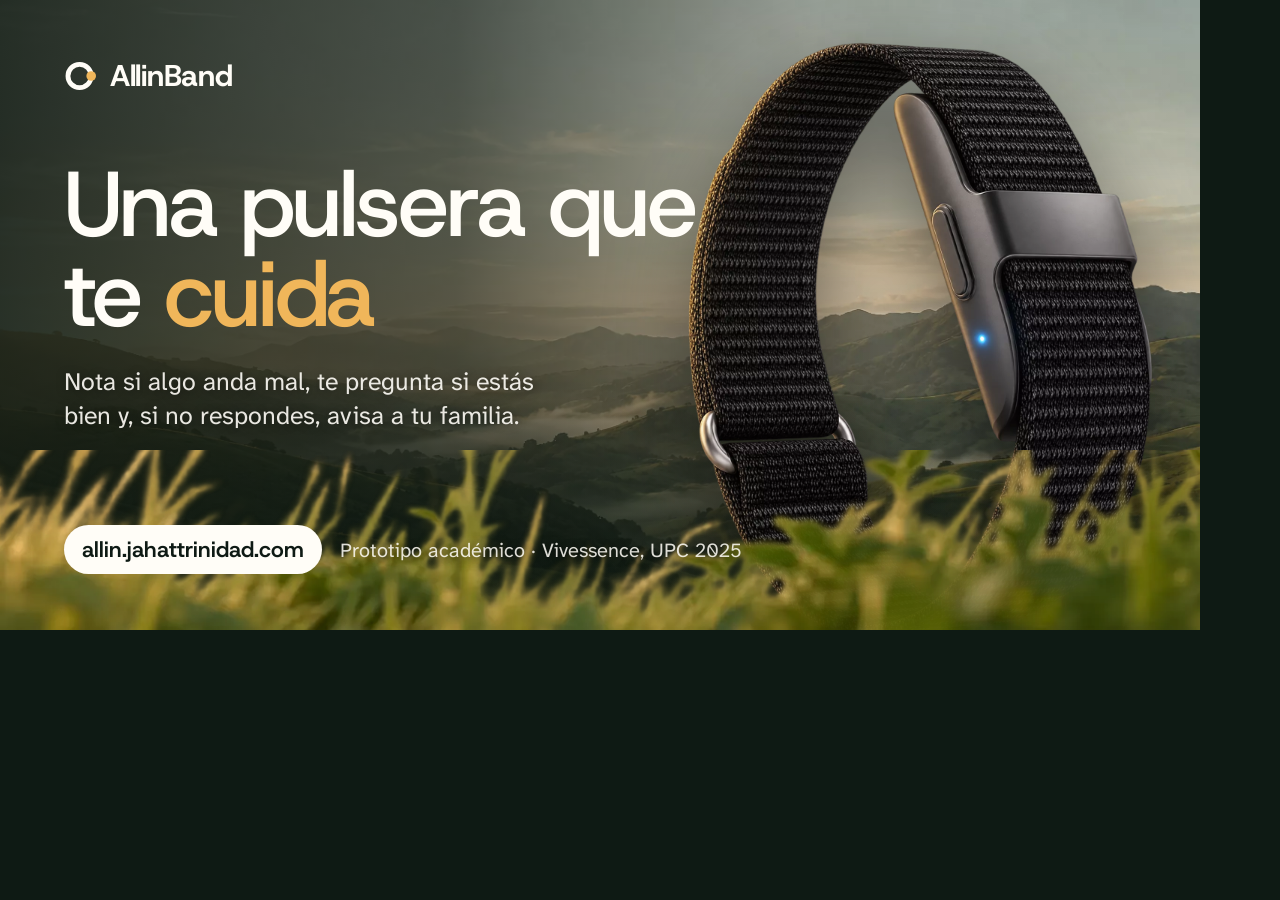
<file: design/og-card.html>
<!doctype html>
<!--
  Source of assets/images/og-image.jpg (1200x630 social preview).
  Regenerate from the repo root:
    chromium --headless --hide-scrollbars --allow-file-access-from-files --force-device-scale-factor=1 \
      --virtual-time-budget=3000 --window-size=1200,630 --screenshot=og-image.png "file://$PWD/design/og-card.html"
  then convert og-image.png to JPG (quality ~86) and save it as assets/images/og-image.jpg.
-->
<html lang="es">
<head>
<meta charset="utf-8" />
<style>
  @font-face { font-family: "Host Grotesk"; src: url("../assets/fonts/host-grotesk-latin.woff2") format("woff2"); font-weight: 300 800; }
  @font-face { font-family: "Atkinson Hyperlegible Next"; src: url("../assets/fonts/atkinson-hyperlegible-next-latin.woff2") format("woff2"); font-weight: 200 800; }
  :root { --paper: #fffdf7; --amber: #f0b65a; --forest: #0e1a14; }
  * { margin: 0; box-sizing: border-box; }
  html, body { width: 1200px; height: 630px; overflow: hidden; background: var(--forest); }
  .card { position: relative; width: 1200px; height: 630px; overflow: hidden; color: var(--paper); font-family: "Atkinson Hyperlegible Next", sans-serif; }
  .bg { position: absolute; inset: 0; background: url("../assets/images/web/landscape-2560.webp") center 40% / cover; }
  .shade { position: absolute; inset: 0; background:
      linear-gradient(90deg, rgba(11,22,16,.88) 0%, rgba(11,22,16,.66) 38%, rgba(11,22,16,.12) 68%, rgba(11,22,16,0) 100%),
      linear-gradient(0deg, rgba(11,22,16,.82) 0%, rgba(11,22,16,.35) 22%, rgba(11,22,16,0) 40%); }
  .band { position: absolute; right: -20px; top: 40px; width: 600px; height: 600px; background: url("../assets/images/web/band-1600.webp") center / contain no-repeat; filter: drop-shadow(0 30px 40px rgba(0,0,0,.45)); }
  .grass { position: absolute; left: 0; right: 0; bottom: -40px; height: 220px; background: url("../assets/images/web/grass-near-1280.webp") center bottom / cover no-repeat; opacity: .95; }
  .content { position: absolute; inset: 0; padding: 56px 64px; display: flex; flex-direction: column; }
  .brand { display: flex; align-items: center; gap: 12px; font-family: "Host Grotesk", sans-serif; font-weight: 700; font-size: 30px; letter-spacing: -.01em; }
  .brand svg { width: 34px; height: 34px; }
  h1 { margin-top: 64px; font-family: "Host Grotesk", sans-serif; font-weight: 500; font-size: 92px; line-height: .98; letter-spacing: -.035em; max-width: 640px; }
  h1 em { font-style: normal; color: var(--amber); }
  p.lede { margin-top: 26px; font-size: 25px; line-height: 1.35; max-width: 500px; color: rgba(255,253,247,.9); text-shadow: 0 1px 10px rgba(0,0,0,.45); }
  .foot { margin-top: auto; display: flex; align-items: center; gap: 18px; font-size: 20px; }
  .url { font-family: "Host Grotesk", sans-serif; font-weight: 600; font-size: 22px; padding: 10px 18px; border-radius: 999px; background: var(--paper); color: var(--forest); }
  .note { color: rgba(255,253,247,.86); text-shadow: 0 1px 8px rgba(0,0,0,.5); }
</style>
</head>
<body>
  <div class="card">
    <div class="bg"></div>
    <div class="shade"></div>
    <div class="band"></div>
    <div class="grass"></div>
    <div class="content">
      <div class="brand">
        <svg viewBox="0 0 25 25" aria-hidden="true"><path d="M20 12.5a8.54 8.54 0 1 1-17.08 0 8.54 8.54 0 0 1 17.08 0Z" fill="none" stroke="#fffdf7" stroke-width="3.54"/><circle cx="20" cy="12.5" r="3.54" fill="#f0b65a"/></svg>
        AllinBand
      </div>
      <h1>Una pulsera que te <em>cuida</em></h1>
      <p class="lede">Nota si algo anda mal, te pregunta si estás bien y, si no respondes, avisa a tu familia.</p>
      <div class="foot">
        <span class="url">allin.jahattrinidad.com</span>
        <span class="note">Prototipo académico · Vivessence, UPC 2025</span>
      </div>
    </div>
  </div>
</body>
</html>
</file>
<file: css/variables.css>
/**
 * AllinBand — Tokens
 * Nature and care: dark forest ground, warm white text, one amber accent.
 * Surfaces are "mist" (bruma): a moss veil with blur, used only over photos.
 */

:root {
  /* Ground */
  --forest-950: #0b1610;
  --forest-900: #0e1a14;
  --forest-800: #17241c;
  --forest-700: #1f3327;
  --moss: #576b5c;

  /* Ink */
  --paper: #fffdf7;
  --paper-soft: #f6f1e6;
  --amber: #f0b65a;

  /* Mist surfaces: no border, no shadow, no gradient */
  --mist-rgb: 35, 50, 41;
  --mist: rgba(var(--mist-rgb), 0.56);
  --mist-strong: rgba(var(--mist-rgb), 0.8);
  --mist-soft: rgba(var(--mist-rgb), 0.42);
  --mist-blur: 32px;
  --rule: rgba(255, 253, 247, 0.24);

  /* Section joints: forest ground fading on a smoothstep curve, never two stops */
  --seam-stops:
    rgba(14, 26, 20, 1) 0%, rgba(14, 26, 20, 0.957) 12.5%, rgba(14, 26, 20, 0.844) 25%,
    rgba(14, 26, 20, 0.684) 37.5%, rgba(14, 26, 20, 0.5) 50%, rgba(14, 26, 20, 0.316) 62.5%,
    rgba(14, 26, 20, 0.156) 75%, rgba(14, 26, 20, 0.043) 87.5%, rgba(14, 26, 20, 0) 100%;
  --seam-top: linear-gradient(to bottom, var(--seam-stops));
  --seam-bottom: linear-gradient(to top, var(--seam-stops));
  --seam-left: linear-gradient(to right, var(--seam-stops));
  --seam-right: linear-gradient(to left, var(--seam-stops));

  /* Type: Host Grotesk speaks, Atkinson is read without effort */
  --font-display: "Host Grotesk", "Trebuchet MS", sans-serif;
  --font-body: "Atkinson Hyperlegible Next", Verdana, sans-serif;

  --text-sm: 1rem;
  --text-base: 1.125rem;
  --text-md: 1.1875rem;
  --text-lg: clamp(1.125rem, 1rem + 0.45vw, 1.375rem);
  --display-xl: clamp(2.875rem, 1.6rem + 5.4vw, 7rem);

  /* Space */
  --gap-1: 0.25rem;
  --gap-2: 0.5rem;
  --gap-3: 0.75rem;
  --gap-4: 1rem;
  --gap-6: 1.5rem;
  --gap-8: 2rem;
  --gap-12: 3rem;
  --gutter: clamp(1rem, 3.33vw, 3rem);

  /* Shape */
  --radius-pill: 999px;
  --radius-chip: 0.875rem;
  --radius-mist: 1rem;
  --radius-photo: 1.5rem;

  /* Motion */
  --ease-out: cubic-bezier(0.16, 1, 0.3, 1);
  --ease-in-out: cubic-bezier(0.65, 0, 0.35, 1);

  /* Navbar row: 24px from the top plus a 44px row on desktop */
  --nav-h: 4.25rem;
}

@media (max-width: 47.99rem) {
  :root {
    --nav-h: 3.875rem;
  }
}
</file>
<file: css/base.css>
/**
 * AllinBand — Base
 * Fonts are served from the project: the page calls no third parties.
 */

@font-face {
  font-family: "Atkinson Hyperlegible Next";
  src: url("../assets/fonts/atkinson-hyperlegible-next-latin.woff2") format("woff2");
  font-weight: 200 800;
  font-display: swap;
}

@font-face {
  font-family: "Host Grotesk";
  src: url("../assets/fonts/host-grotesk-latin.woff2") format("woff2");
  font-weight: 300 800;
  font-display: swap;
}

/* Height of the vertical section joints; the curve itself is --seam-top and --seam-bottom */
:root {
  --seam-v: 96px;
}

@media (max-width: 47.99rem) {
  :root {
    --seam-v: 64px;
  }
}

/* Percent based: respects the font size chosen in the browser */
html {
  font-size: 100%;
  scroll-behavior: smooth;
  scroll-padding-top: calc(var(--nav-h) + var(--gap-4));
  -webkit-text-size-adjust: 100%;
  text-size-adjust: 100%;
  scrollbar-color: var(--moss) var(--forest-900);
}

/* Set by the inline script in the head until the load event has passed */
html.is-loading {
  scroll-behavior: auto;
}

body {
  font-family: var(--font-body);
  font-size: var(--text-base);
  line-height: 1.5;
  color: var(--paper);
  background-color: var(--forest-900);
  overflow-wrap: break-word;
  -webkit-font-smoothing: antialiased;
}

::selection {
  background-color: var(--amber);
  color: var(--forest-800);
}

h1,
h2,
h3 {
  font-family: var(--font-display);
  font-weight: 400;
  line-height: 1;
  letter-spacing: -0.035em;
  text-wrap: balance;
}

a {
  color: inherit;
  text-underline-offset: 0.18em;
  text-decoration-thickness: 0.08em;
}

strong {
  font-weight: 600;
}

/* Visible over photos and over the forest ground: double ring */
:focus-visible {
  outline: 3px solid var(--paper);
  outline-offset: 3px;
  box-shadow: 0 0 0 6px var(--forest-950);
}

.visually-hidden {
  position: absolute;
  width: 1px;
  height: 1px;
  overflow: hidden;
  clip-path: inset(50%);
  white-space: nowrap;
}

.skip-link {
  position: fixed;
  top: var(--gap-2);
  left: var(--gap-2);
  z-index: 60;
  padding: var(--gap-3) var(--gap-4);
  font-weight: 600;
  color: var(--forest-800);
  background-color: var(--paper);
  border-radius: var(--radius-pill);
  transform: translateY(-200%);
  clip-path: inset(50%);
}

.skip-link:focus {
  transform: none;
  clip-path: none;
}

/* Mist: the project's own surface, only over photos */
.mist {
  background-color: var(--mist);
  -webkit-backdrop-filter: blur(var(--mist-blur));
  backdrop-filter: blur(var(--mist-blur));
}

/* Buttons: one solid paper pill */
.btn {
  display: inline-flex;
  align-items: center;
  justify-content: center;
  min-height: 2.75rem;
  padding: 0.8125rem 1.5rem;
  font-family: var(--font-body);
  font-size: var(--text-base);
  font-weight: 600;
  line-height: 1.2;
  color: var(--forest-800);
  text-decoration: none;
  background-color: var(--paper);
  border: 0;
  border-radius: var(--radius-pill);
  cursor: pointer;
  transition: background-color 160ms var(--ease-out), transform 160ms var(--ease-out);
}

.btn:hover {
  background-color: var(--paper-soft);
}

.btn:active {
  transform: scale(0.97);
}

/* Disclosure ticker. Static text that wraps by default; js/main.js adds the
   aria-hidden copies and `is-moving` only when motion is allowed */
.ticker {
  padding: 0.625rem var(--gutter);
  font-size: var(--text-sm);
  line-height: 1.4;
  background-color: var(--mist-strong);
  -webkit-backdrop-filter: blur(var(--mist-blur));
  backdrop-filter: blur(var(--mist-blur));
}

.ticker.is-moving {
  display: flex;
  align-items: center;
  height: 2.75rem;
  padding: 0;
  overflow: hidden;
}

.ticker.is-moving:focus-visible {
  outline-offset: -3px;
  box-shadow: none;
}

.ticker.is-moving .ticker__track {
  display: flex;
  flex: none;
  width: max-content;
  animation: ticker-loop 72s linear infinite;
}

.ticker.is-moving .ticker__track > * {
  flex: none;
  padding-inline-start: 1.75rem;
  white-space: nowrap;
}

.ticker.is-moving .ticker__track > *::after {
  content: "·" / "";
  margin-inline-start: 1.75rem;
}

.ticker.is-moving:hover .ticker__track,
.ticker.is-moving:focus .ticker__track,
.ticker.is-away .ticker__track {
  animation-play-state: paused;
}

/* Eight equal copies: moving by half lands on an identical frame */
@keyframes ticker-loop {
  to {
    transform: translate3d(-50%, 0, 0);
  }
}

@media (max-width: 47.99rem) {
  .ticker.is-moving {
    height: 2.5rem;
  }
}

@media (prefers-reduced-motion: reduce) {
  html {
    scroll-behavior: auto;
  }
}

/* Section joints: a short fade into the forest ground on the eased --seam-*
   stops, never a visible line. Each section sets --seam-z and, where its
   joint needs more room, --seam-h (L30, L32) */
.seam {
  position: absolute;
  left: 0;
  right: 0;
  z-index: var(--seam-z, 0);
  height: var(--seam-h, 96px);
  pointer-events: none;
}

.seam--top {
  top: 0;
  background-image: var(--seam-top);
}

.seam--bottom {
  bottom: 0;
  background-image: var(--seam-bottom);
}

@media (max-width: 47.99rem) {
  .seam {
    height: 64px;
  }
}
</file>
<file: css/nav.css>
/**
 * AllinBand — Navbar
 * Open text over the sky; a mist band appears only after scrolling.
 */

.navbar {
  position: fixed;
  inset: 0 0 auto;
  z-index: 50;
  transition: background-color 240ms var(--ease-out);
}

.navbar__row {
  display: flex;
  align-items: center;
  justify-content: space-between;
  gap: var(--gap-4);
  padding: 1.5rem var(--gutter) 0.5rem;
  transition: padding 240ms var(--ease-out);
}

.navbar.is-scrolled .navbar__row {
  padding-block: 0.5rem;
}

.navbar.is-scrolled {
  background-color: var(--mist);
  -webkit-backdrop-filter: blur(var(--mist-blur));
  backdrop-filter: blur(var(--mist-blur));
}

.brand {
  display: inline-flex;
  align-items: center;
  gap: 0.5625rem;
  font-family: var(--font-display);
  font-size: 1.4375rem;
  font-weight: 700;
  letter-spacing: -0.02em;
  line-height: 1;
  text-decoration: none;
}

.brand__mark {
  flex: none;
  width: 1.5625rem;
  height: 1.5625rem;
}

.nav-toggle {
  display: none;
  min-height: 2.75rem;
  padding: 0 var(--gap-2);
  font-size: 1.0625rem;
  font-weight: 500;
  color: var(--paper);
  background: none;
  border: 0;
  cursor: pointer;
}

.nav {
  display: flex;
  align-items: center;
  gap: 2.125rem;
}

.nav__link {
  display: inline-flex;
  align-items: center;
  min-height: 2.75rem;
  font-size: 1.0625rem;
  font-weight: 500;
  text-decoration: none;
  text-underline-offset: 0.35em;
}

.nav__link:hover,
.nav__link[aria-current="true"] {
  text-decoration: underline;
  text-decoration-color: var(--amber);
}

.nav__demo {
  padding: 0.5625rem 1.125rem;
  font-size: var(--text-sm);
}

/* Only the mobile menu shows it; this beats `.ticker.is-moving` in base.css */
.navbar .nav__ticker {
  display: none;
}

@media (max-width: 63.99rem) {
  .brand {
    font-size: 1.3125rem;
  }

  .brand__mark {
    width: 1.4375rem;
    height: 1.4375rem;
  }

  .js .nav-toggle {
    display: inline-flex;
    align-items: center;
  }

  /* Without JS the links wrap below the brand and the bar flows above the hero */
  .navbar__row {
    flex-wrap: wrap;
  }

  html:not(.js) .navbar {
    position: relative;
    background-color: var(--forest-900);
  }

  html:not(.js) .navbar__row {
    padding-block: var(--gap-3);
  }

  html:not(.js) .hero {
    --title-top: 1.75rem;
  }

  /* The bar above takes part of the first screen */
  html:not(.js) .hero__ticker-slot {
    height: calc(100svh - 9.5rem);
  }

  html:not(.js) .hero__bottom {
    padding-bottom: calc(var(--ticker-h) + 11.5rem);
  }

  .nav {
    flex-wrap: wrap;
    gap: 0 var(--gap-6);
  }

  /* Full-screen menu. The brand and Cerrar stay above it; `.is-menu-open` drops
     the navbar blur, which would otherwise contain this fixed layer */
  .brand,
  .js .nav-toggle {
    position: relative;
    z-index: 2;
  }

  .navbar.is-menu-open {
    background: none;
    -webkit-backdrop-filter: none;
    backdrop-filter: none;
  }

  .navbar.is-menu-open .navbar__row {
    padding-block: 1.5rem 0.5rem;
  }

  .js .nav {
    position: fixed;
    inset: 0;
    z-index: 1;
    flex-direction: column;
    flex-wrap: nowrap;
    align-items: stretch;
    gap: 0;
    padding-top: calc(var(--nav-h) + 2.25rem);
    overflow-y: auto;
    overscroll-behavior: contain;
    visibility: hidden;
    opacity: 0;
    background-color: var(--forest-900);
    counter-reset: nav;
  }

  .js .nav.is-open {
    visibility: visible;
    opacity: 1;
  }

  /* Loaded on the first open only; on phones both images are already cached */
  .js .nav.is-live::before {
    content: "";
    position: fixed;
    inset: 0;
    z-index: -1;
    background:
      url("../assets/images/web/grass-mid-1280.webp") center bottom -10rem / 87.5rem auto no-repeat,
      linear-gradient(to bottom, rgba(11, 22, 16, 0.94), rgba(11, 22, 16, 0.8)),
      url("../assets/images/web/landscape-1280.webp") center / cover no-repeat;
  }

  .js .nav__link {
    flex: none;
    align-items: baseline;
    gap: 0.75rem;
    min-height: 4.5625rem;
    margin-inline: var(--gutter);
    padding-block: 0.75rem 0.5rem;
    font-family: var(--font-display);
    font-size: min(2.75rem, 11.5vw);
    font-weight: 400;
    line-height: 1.15;
    letter-spacing: -0.03em;
    border-bottom: 1px solid var(--rule);
    counter-increment: nav;
  }

  .js .nav__link::before {
    content: counter(nav, decimal-leading-zero) / "";
    flex: none;
    min-width: 1.25rem;
    font-family: var(--font-body);
    font-size: 0.9375rem;
    font-weight: 500;
    letter-spacing: 0;
    color: var(--amber);
  }

  .js .nav__link:hover,
  .js .nav__link[aria-current="true"] {
    text-decoration: none;
  }

  .js .nav__link[aria-current="true"] {
    color: var(--amber);
    border-bottom-color: var(--amber);
  }

  .js .nav__demo {
    flex: none;
    min-height: 3.625rem;
    margin: 1.75rem var(--gutter) 1.5rem;
  }

  .js .nav__ticker {
    position: sticky;
    bottom: 0;
    display: block;
    flex: none;
    margin-top: auto;
  }

  .js .nav__ticker.is-moving {
    display: flex;
  }

  /* Opens with a staggered rise, closes in one quick fade */
  .motion .nav {
    transition:
      opacity 180ms var(--ease-out),
      visibility 0s linear 180ms;
  }

  .motion .nav.is-open {
    transition: opacity 240ms var(--ease-out);
  }

  .motion .nav > :is(.nav__link, .nav__demo) {
    opacity: 0;
    translate: 0 0.75rem;
    transition:
      opacity 140ms var(--ease-out),
      translate 140ms var(--ease-out);
  }

  .motion .nav.is-open > :is(.nav__link, .nav__demo) {
    opacity: 1;
    translate: 0 0;
    transition-duration: 220ms;
    transition-delay: calc(40ms + var(--n, 0) * 24ms);
  }

  .nav > :nth-child(2) { --n: 1; }
  .nav > :nth-child(3) { --n: 2; }
  .nav > :nth-child(4) { --n: 3; }
  .nav > :nth-child(5) { --n: 4; }
  .nav > :nth-child(6) { --n: 5; }
}

html.menu-open {
  overflow: hidden;
}

/* Large browser text on a phone: a fixed bar would cover the page, so it flows */
@media (max-width: 19.99em) {
  .navbar,
  .navbar.is-scrolled {
    position: relative;
    background-color: var(--forest-900);
    -webkit-backdrop-filter: none;
    backdrop-filter: none;
  }

  .navbar__row,
  .navbar.is-scrolled .navbar__row {
    flex-wrap: nowrap;
    gap: var(--gap-2);
    padding-block: 0.25rem;
  }

  .brand {
    gap: 0.25rem;
    font-size: 1.0625rem;
  }

  .brand__mark {
    width: 1.0625rem;
    height: 1.0625rem;
  }

  .nav-toggle {
    padding-inline: 0.25rem;
  }
}
</file>
<file: css/hero.css>
/**
 * AllinBand — Hero
 * Layers, back to front: landscape, sky depth, headline, band,
 * grass mid, grass near, bottom scrim, callouts, copy.
 * Layer geometry follows the 1440 x 900 desktop frame and the 390 x 844 mobile frame.
 */

.hero {
  --title-top: calc(var(--nav-h) + 1.75rem);
  --h1: clamp(2.5rem, 8.89vw, 8rem);
  --band: min(50vw, 80svh);
  --band-top: calc(var(--title-top) + var(--h1) * 0.39);
  --ticker-h: 2.75rem;

  position: relative;
  isolation: isolate;
  display: grid;
  grid-template-rows: auto 1fr auto;
  min-height: 100svh;
  min-height: max(100svh, 36rem);
  overflow: hidden;
  background-color: var(--moss);
}

.hero__layer {
  position: absolute;
  pointer-events: none;
}

.hero__layer img {
  width: 100%;
  height: 100%;
}

.hero__landscape {
  inset: 0;
  z-index: 0;
}

.hero__landscape img {
  object-fit: cover;
  object-position: 50% 60%;
}

.hero__sky {
  inset: 0 0 auto;
  z-index: 1;
  height: 62%;
  background: linear-gradient(
    to bottom,
    rgba(11, 22, 16, 0.86),
    rgba(11, 22, 16, 0.5) 45%,
    rgba(11, 22, 16, 0)
  );
}

.hero__title {
  position: relative;
  z-index: 2;
  padding: var(--title-top) var(--gutter) 0;
  font-size: var(--h1);
  letter-spacing: -0.04em;
  text-align: center;
}

.hero__band {
  top: var(--band-top);
  left: 50%;
  z-index: 3;
  width: var(--band);
  aspect-ratio: 1;
  transform: translateX(-50%);
}

.hero__band img {
  object-fit: contain;
}

/* Grass strips are 3:1; their bottoms sit just past the frame edge */
.hero__grass-mid {
  left: -4.17%;
  bottom: -1.39vw;
  z-index: 4;
  width: 108.33%;
  aspect-ratio: 3;
}

.hero__grass-near {
  left: -12.5%;
  bottom: -9.03vw;
  z-index: 5;
  width: 125%;
  aspect-ratio: 3;
}

.hero__scrim {
  inset: auto 0 0;
  z-index: 6;
  height: 42%;
  background: linear-gradient(
    to bottom,
    rgba(31, 51, 39, 0),
    rgba(31, 51, 39, 0.62) 42%,
    rgba(31, 51, 39, 0.86)
  );
}

/* Callouts share the band box: positions are fractions of the 720 px band */
.hero__callouts {
  top: var(--band-top);
  left: 50%;
  z-index: 7;
  display: none;
  width: var(--band);
  aspect-ratio: 1;
  transform: translateX(-50%);
}

.hero__lines {
  position: absolute;
  inset: 0;
  width: 100%;
  height: 100%;
  overflow: visible;
}

.callout {
  position: absolute;
  padding: 0.625rem 1rem;
  font-size: clamp(1rem, 0.4rem + 0.85vw, 1.125rem);
  font-weight: 500;
  line-height: 1.25;
  border-radius: var(--radius-chip);
}

.callout--a {
  left: 97.2%;
  top: 33.3%;
  width: 13.67em;
}

.callout--b {
  left: 97.2%;
  top: 46.7%;
  white-space: nowrap;
}

.callout--c {
  right: 108.1%;
  top: 50.6%;
  white-space: nowrap;
}

.hero__bottom {
  position: relative;
  z-index: 8;
  grid-row: 3;
  display: flex;
  align-items: flex-end;
  justify-content: space-between;
  gap: var(--gap-6);
  padding: var(--gap-8) var(--gutter) calc(var(--ticker-h) + 2.25rem);
}

.hero__intro {
  max-width: 25rem;
  font-size: var(--text-md);
  line-height: 1.4;
}

.hero__cta {
  margin-top: var(--gap-6);
  padding: 1rem 1.75rem;
}

/* Joint to the next section, under the ticker */
.hero::after {
  content: "";
  position: absolute;
  inset: auto 0 0;
  z-index: 6;
  height: var(--seam-v);
  background: var(--seam-bottom);
  pointer-events: none;
}

.hero__ticker-slot {
  position: absolute;
  inset: 0 0 auto;
  z-index: 9;
  display: flex;
  align-items: flex-end;
  height: 100svh;
  pointer-events: none;
}

.hero__ticker {
  flex: 1;
  min-width: 0;
  pointer-events: auto;
}

/* Static text wraps, so the copy keeps room for more lines */
html:not(.motion) .hero {
  --ticker-h: 4.5rem;
}

/* Shorter than the hero: the copy goes below the ticker instead of under it */
@media (max-height: 35.99rem) {
  .hero {
    min-height: calc(100svh + 15rem);
  }
}

@media (min-width: 80rem) {
  .hero__callouts {
    display: block;
  }
}

@media (max-width: 47.99rem) {
  .hero {
    --title-top: calc(var(--nav-h) + 1.625rem);
    --h1: min(4rem, 16.4vw);
    --band: min(100vw, 52svh);
    --band-top: calc(var(--title-top) + var(--h1) * 1.625);
  }

  .hero__sky {
    height: 51%;
    background: linear-gradient(
      to bottom,
      rgba(11, 22, 16, 0.88),
      rgba(11, 22, 16, 0.52) 50%,
      rgba(11, 22, 16, 0)
    );
  }

  .hero__title {
    padding-inline: var(--gutter);
    text-align: left;
  }

  .hero__grass-mid {
    left: -128%;
    bottom: 9%;
    width: 359%;
  }

  .hero__grass-near {
    display: none;
  }

  .hero__scrim {
    height: max(41%, 22rem);
    background: linear-gradient(
      to bottom,
      rgba(11, 22, 16, 0),
      rgba(11, 22, 16, 0.72) 34%,
      rgba(11, 22, 16, 0.92)
    );
  }

  .hero__bottom {
    flex-direction: column;
    align-items: stretch;
    gap: var(--gap-4);
    padding-bottom: calc(var(--ticker-h) + 1.75rem);
  }

  .hero__intro {
    font-size: 1.0625rem;
  }

  .hero__cta {
    margin-top: var(--gap-6);
    padding: 0.8125rem 1.25rem;
    font-size: 1.0625rem;
  }

  .hero {
    --ticker-h: 2.5rem;
  }

  html:not(.motion) .hero {
    --ticker-h: 7rem;
  }
}

/* Large browser text on a phone: the layers stop overlapping and the page
   flows, with the disclosure first so it stays in the first viewport */
@media (max-width: 19.99em) {
  .hero {
    --title-top: 1rem;
    --band: 70vw;

    display: flex;
    flex-direction: column;
  }

  .hero__bottom {
    display: contents;
  }

  .hero__bottom > * {
    position: relative;
    z-index: 8;
  }

  .hero__ticker-slot {
    position: relative;
    z-index: 8;
    order: -1;
    height: auto;
    margin: var(--gap-2) var(--gutter) 0;
  }

  .hero__ticker {
    padding: 0.625rem 0.875rem;
    border-radius: var(--radius-mist);
  }

  .hero__band {
    position: relative;
    top: auto;
    left: auto;
    align-self: center;
    margin-top: var(--gap-4);
    transform: none;
  }

  .hero__bottom > div {
    padding: var(--gap-4) var(--gutter) var(--gap-6);
  }
}

/* ---------------------------------------------------------------
 * Motion
 * Staged entrance once the first images are decoded, then depth:
 * js/hero.js writes `transform` on each layer wrapper for scroll and
 * pointer parallax, while the entrance animates `translate`, `scale`
 * and `opacity` on the inner elements, so both compose.
 * Without JS, or with reduced motion, nothing here applies.
 * ------------------------------------------------------------- */

.hero__word {
  display: inline-block;
}

.hero__line {
  stroke-dasharray: 1;
}

.hero__dot {
  transform-box: fill-box;
  transform-origin: center;
}

/* Bleed so pointer drift never shows the frame edge */
.motion .hero__landscape {
  inset: -1.5rem;
}

.motion .hero__landscape,
.motion .hero__title,
.motion .hero__band,
.motion .hero__grass-mid,
.motion .hero__grass-near,
.motion .hero__callouts {
  will-change: transform;
}

/* Waiting for decode: hidden, with a failsafe in case the script never runs */
.motion .hero:not(.hero--play) :is(
  .hero__landscape img,
  .hero__word,
  .hero__band img,
  .hero__grass-mid img,
  .hero__grass-near img,
  .hero__callouts,
  .hero__bottom > *,
  .hero__ticker
) {
  opacity: 0;
  animation: hero-failsafe 1ms 3s forwards;
}

.motion .hero--play .hero__landscape img {
  animation: hero-landscape 1600ms var(--ease-out) both;
}

.motion .hero--play .hero__word {
  animation: hero-rise 1000ms var(--ease-out) both;
  animation-delay: calc(200ms + var(--i, 0) * 70ms);
}

.motion .hero--play .hero__word:nth-child(2) { --i: 1; }
.motion .hero--play .hero__word:nth-child(3) { --i: 2; }
.motion .hero--play .hero__word:nth-child(4) { --i: 3; }
.motion .hero--play .hero__word:nth-child(5) { --i: 4; }

.motion .hero--play .hero__band img {
  animation: hero-band 1400ms var(--ease-out) 450ms both;
}

.motion .hero--play .hero__grass-mid img {
  animation: hero-grass 1500ms var(--ease-out) 250ms both;
  --from: 14%;
}

.motion .hero--play .hero__grass-near img {
  animation: hero-grass 1500ms var(--ease-out) 150ms both;
  --from: 22%;
}

.motion .hero--play .hero__dot {
  animation: hero-dot 420ms var(--ease-out) both;
  animation-delay: calc(1300ms + var(--i, 0) * 150ms);
}

.motion .hero--play .hero__line {
  animation: hero-draw 650ms var(--ease-in-out) both;
  animation-delay: calc(1400ms + var(--i, 0) * 150ms);
}

.motion .hero--play .callout {
  animation: hero-chip 600ms var(--ease-out) both;
  animation-delay: calc(1800ms + var(--i, 0) * 150ms);
}

.motion .hero--play :is(.hero__dot, .hero__line, .callout):nth-of-type(2) { --i: 1; }
.motion .hero--play :is(.hero__dot, .hero__line, .callout):nth-of-type(3) { --i: 2; }

.motion .hero--play .hero__bottom > * {
  animation: hero-rise 900ms var(--ease-out) both;
  animation-delay: calc(950ms + var(--i, 0) * 120ms);
}

.motion .hero--play .hero__ticker {
  animation: hero-fade 900ms var(--ease-out) 1070ms both;
}

@keyframes hero-failsafe {
  to { opacity: 1; }
}

@keyframes hero-landscape {
  from { opacity: 0; scale: 1.08; }
}

@keyframes hero-rise {
  from { opacity: 0; translate: 0 0.6em; }
}

@keyframes hero-fade {
  from { opacity: 0; }
}

@keyframes hero-band {
  from { opacity: 0; translate: 0 16%; scale: 0.92; }
}

@keyframes hero-grass {
  from { translate: 0 var(--from); }
}

@keyframes hero-dot {
  from { scale: 0; }
}

@keyframes hero-draw {
  from { stroke-dashoffset: 1; }
  to { stroke-dashoffset: 0; }
}

@keyframes hero-chip {
  from { opacity: 0; translate: 0.75rem 0; }
}
</file>
<file: css/sections.css>
/**
 * AllinBand — Vertical sections: 02 problem, 08 goals, 09 limits, 10 FAQ
 * Geometry follows the 1440 px desktop frames and the 390 px mobile frames.
 * `--k` is one Figma frame pixel at the current width; it places the photo
 * layers and the goals curve, while text keeps rem based sizes.
 */

:is(.emergency, .goals, .limits, .faq) {
  --k: calc(min(100vw, 1680px) / 1440);

  position: relative;
  isolation: isolate;
  overflow: clip;
  background-color: var(--forest-900);
}

:is(.emergency, .goals, .limits, .faq) picture img {
  width: 100%;
  height: 100%;
}

.bloom,
.goals__rings,
.goals__band,
.goals__grass,
.limits__photo,
.limits__scrim,
.limits__grass,
.limits__scrim-left,
.faq__band,
.faq__grass,
.faq__scrim {
  position: absolute;
  pointer-events: none;
}

@media (max-width: 47.99rem) {
  :is(.emergency, .goals, .limits, .faq) {
    --k: calc(100vw / 390);
  }
}

/* Light shaders (js/shaders.js). The static gradient is the fallback for
   reduced motion, no JS and no WebGL; the live canvas drops it */
.shader {
  position: absolute;
  inset: 0;
  width: 100%;
  height: 100%;
  pointer-events: none;
}

.shader.is-live {
  background-image: none;
}

/* Three shafts slanting down and left from the window on the right, fading as they fall */
.shader--rays {
  z-index: -1;
  mix-blend-mode: screen;
  background-image:
    linear-gradient(110deg, rgba(240, 181, 89, 0) 52%, rgba(240, 181, 89, 0.16) 57%, rgba(240, 181, 89, 0) 63%),
    linear-gradient(110deg, rgba(240, 181, 89, 0) 66%, rgba(240, 181, 89, 0.2) 72%, rgba(240, 181, 89, 0) 79%),
    linear-gradient(110deg, rgba(240, 181, 89, 0) 81%, rgba(240, 181, 89, 0.16) 87%, rgba(240, 181, 89, 0) 94%);
  /* No light behind the title: it would drop it under 3:1 (T10 B1) */
  mask-image: linear-gradient(to bottom, transparent 12rem, #000 20rem, rgba(0, 0, 0, 0.4) 70%, transparent);
}

.shader--rays.is-live {
  mask-image: linear-gradient(to bottom, transparent 12rem, #000 20rem);
}

.shader--mist {
  background-image: radial-gradient(closest-side, rgba(87, 107, 92, 0.12), rgba(87, 107, 92, 0));
}

.goals__mist {
  z-index: 0;
}

.faq__mist {
  z-index: -5;
}

/* Joints (L30, L32): the seams sit over the photo layers and under the copy */
.emergency,
.limits,
.faq {
  --seam-z: -1;
}

.goals {
  --seam-z: 5;
}

.goals .seam--bottom {
  --seam-h: 180px;
}

/* Dark ground to bright sky needs the longest fade */
.limits .seam--top {
  --seam-h: 420px;
}

/* ---------------------------------------------------------------
 * 02 Una emergencia no avisa
 * ------------------------------------------------------------- */

.emergency {
  padding: clamp(3rem, 3rem + 24 * (100vw - 24.375rem) / 1050, 4.5rem) var(--gutter) 3rem;
}

.emergency__photo,
.emergency__scrim {
  position: absolute;
  inset: 0;
  z-index: -1;
  pointer-events: none;
}

.emergency__photo img {
  object-fit: cover;
  object-position: 70% 50%;
}

/* Left veil for the copy, plus the top band under the navbar */
.emergency__scrim {
  background:
    linear-gradient(to bottom, rgba(11, 22, 16, 0.72), rgba(11, 22, 16, 0.5) 18%, rgba(11, 22, 16, 0) 30%),
    linear-gradient(to right, rgba(11, 22, 16, 0.9), rgba(11, 22, 16, 0.62) 41.7%, rgba(11, 22, 16, 0) 69.4%);
}

.emergency__title {
  font-size: clamp(3.125rem, 3.125rem + 62 * (100vw - 24.375rem) / 1050, 7rem);
  line-height: 1;
}

.emergency__lead {
  max-width: 47.5rem;
  margin-top: 0.875rem;
  font-size: clamp(1.1875rem, 1.1875rem + 5 * (100vw - 24.375rem) / 1050, 1.5rem);
  line-height: 1.45;
}

.survival {
  margin-top: 2.25rem;
}

.survival__caption {
  font-size: clamp(1.0625rem, 1.0625rem + 4 * (100vw - 24.375rem) / 1050, 1.3125rem);
  font-weight: 600;
  line-height: 1.25;
}

.survival__grids {
  display: flex;
  gap: clamp(1.375rem, 1.375rem + 50 * (100vw - 24.375rem) / 1050, 4.5rem);
  margin-top: 1rem;
}

.survival__group {
  display: flex;
  flex-direction: column;
  gap: 0.25rem;
  min-width: 0;
}

.survival__value {
  font-family: var(--font-display);
  font-size: clamp(1.75rem, 1.75rem + 16 * (100vw - 24.375rem) / 1050, 2.75rem);
  font-weight: 500;
  line-height: 1.2;
  letter-spacing: -0.03em;
}

.survival__where {
  font-size: clamp(1rem, 1rem + 3 * (100vw - 24.375rem) / 1050, 1.1875rem);
  line-height: 1.25;
}

.survival__grid {
  width: clamp(9.75rem, 9.75rem + 48 * (100vw - 24.375rem) / 1050, 12.75rem);
  max-width: 100%;
  height: auto;
  margin-top: 0.875rem;
}

.emergency__stats {
  display: grid;
  grid-template-columns: repeat(2, minmax(0, 22.5rem));
  gap: 2.5rem;
  margin-top: clamp(2rem, 2rem + 14 * (100vw - 24.375rem) / 1050, 2.875rem);
}

.emergency__stat {
  font-size: clamp(1.125rem, 1.125rem + 2 * (100vw - 24.375rem) / 1050, 1.25rem);
  line-height: 1.4;
}

.emergency__number {
  display: block;
  margin-bottom: 0.375rem;
  font-family: var(--font-display);
  font-size: clamp(3.5rem, 3.5rem + 16 * (100vw - 24.375rem) / 1050, 4.5rem);
  line-height: 1.2;
  letter-spacing: -0.04em;
}

.emergency__promise {
  margin-top: clamp(2rem, 2rem + 8 * (100vw - 24.375rem) / 1050, 2.5rem);
  font-family: var(--font-display);
  font-size: clamp(1.875rem, 1.875rem + 10 * (100vw - 24.375rem) / 1050, 2.5rem);
  line-height: 1.15;
  letter-spacing: -0.025em;
  color: var(--amber);
  text-wrap: balance;
}

.emergency__sources {
  max-width: 56.25rem;
  margin-top: clamp(1.25rem, 1.25rem + 12 * (100vw - 24.375rem) / 1050, 2rem);
  font-size: clamp(0.875rem, 0.875rem + 1 * (100vw - 24.375rem) / 1050, 0.9375rem);
  line-height: 1.35;
}

/* Narrower frames: the copy reaches the bright side of the photo */
@media (min-width: 48rem) and (max-width: 79.99rem) {
  .emergency__scrim {
    background:
      linear-gradient(to bottom, rgba(11, 22, 16, 0.72), rgba(11, 22, 16, 0.5) 18%, rgba(11, 22, 16, 0) 30%),
      linear-gradient(to right, rgba(11, 22, 16, 0.9), rgba(11, 22, 16, 0.74) 70%, rgba(11, 22, 16, 0.5));
  }
}

@media (max-width: 47.99rem) {
  /* Photo on top, copy continues on the forest ground below it */
  .emergency__photo,
  .emergency__scrim {
    inset: 0 0 auto;
    height: 26.25rem;
  }

  .emergency__photo img {
    object-position: 100% 50%;
  }

  /* The light ends with the photo (L40) */
  .emergency__rays,
  .emergency__rays.is-live {
    inset: 0 0 auto;
    height: 26.25rem;
    mask-image: linear-gradient(to bottom, transparent 10rem, #000 15rem, #000 55%, transparent);
  }

  .emergency__scrim {
    height: 26.375rem;
    background: linear-gradient(to bottom, rgba(14, 26, 20, 0.86), rgba(14, 26, 20, 0.3) 45%, var(--forest-900));
  }

  /* The lead lands where the photo fades out */
  .emergency__head {
    display: flex;
    flex-direction: column;
    min-height: 25.25rem;
  }

  .emergency__title {
    line-height: 1.02;
  }

  .emergency__lead {
    margin-top: auto;
    padding-top: 1rem;
  }

  .emergency__stats {
    grid-template-columns: minmax(0, 1fr);
    gap: 1.75rem;
  }
}

/* ---------------------------------------------------------------
 * 08 Metas de diseño
 * The band enters from the left edge; each goal sits on its right
 * edge. Row positions (--dx desktop, --mx mobile) are the Figma dot
 * centers, 1.67 % of the band width inside the edge measured in L7.
 * ------------------------------------------------------------- */

.goals {
  padding: calc(64 * var(--k)) 0 calc(161 * var(--k));
}

/* Soft blooms instead of one glow (L27): warm amber near the band, moss on
   the right, a faint mist low in the frame. Radial falloff, no hard edge */
.bloom {
  z-index: 0;
  top: calc(var(--y) * var(--k));
  left: calc(var(--x) * var(--k));
  width: calc(var(--w) * var(--k));
  height: calc(var(--h, var(--w)) * var(--k));
}

.bloom--warm {
  background-image: radial-gradient(closest-side, rgba(240, 182, 90, 0.17), rgba(240, 182, 90, 0.06) 45%, rgba(240, 182, 90, 0));
}

.bloom--moss {
  background-image: radial-gradient(closest-side, rgba(31, 51, 39, 0.9), rgba(31, 51, 39, 0.34) 60%, rgba(31, 51, 39, 0));
}

.bloom--mist {
  background-image: radial-gradient(closest-side, rgba(87, 107, 92, 0.2), rgba(87, 107, 92, 0));
}

.goals__bloom--warm {
  --x: -420;
  --y: -180;
  --w: 1500;
}

.goals__bloom--moss {
  --x: 640;
  --y: -120;
  --w: 1300;
}

.goals__bloom--mist {
  --x: 300;
  --y: 520;
  --w: 1100;
  --h: 800;
}

.goals__rings {
  top: calc(-480 * var(--k));
  left: calc(-1247.2 * var(--k));
  z-index: 1;
  width: calc(2040 * var(--k));
  height: calc(2040 * var(--k));
  overflow: visible;
}

.goals__ring {
  vector-effect: non-scaling-stroke;
}

.goals__band {
  top: calc(-120 * var(--k));
  left: calc(-874 * var(--k));
  z-index: 2;
  width: calc(1320 * var(--k));
  aspect-ratio: 1;
}

.goals__band img {
  object-fit: contain;
}

.goals__grass--mid {
  bottom: calc(-120 * var(--k));
  left: calc(-60 * var(--k));
  z-index: 3;
  width: calc(1560 * var(--k));
  aspect-ratio: 3;
}

.goals__grass--near {
  bottom: calc(-260 * var(--k));
  left: calc(-180 * var(--k));
  z-index: 4;
  width: calc(1800 * var(--k));
  aspect-ratio: 3;
}

.goals__grass img {
  object-fit: cover;
}

.goals__head,
.goals__list {
  position: relative;
  z-index: 6;
}

.goals__head {
  min-height: calc(193 * var(--k));
  margin-left: calc(600 * var(--k));
  padding-right: var(--gutter);
}

.goals__title {
  font-size: clamp(2.875rem, 104 * var(--k), 6.5rem);
}

.goals__lead {
  margin-top: calc(14 * var(--k));
  margin-left: calc(4 * var(--k));
  font-size: clamp(1.1875rem, 22 * var(--k), 1.375rem);
  line-height: 1.45;
}

.goals__list {
  display: grid;
  row-gap: calc(22 * var(--k));
  list-style: none;
}

/* The values sit 222 frame px from the dot (L30), shorter on narrow frames */
.goal {
  --line: 222;

  display: flex;
  align-items: center;
  min-height: calc(70 * var(--k));
  padding-left: calc((var(--dx) - 6) * var(--k));
  padding-right: var(--gutter);
}

/* Dot on the band edge plus the short line toward the value */
.goal__mark {
  position: relative;
  flex: none;
  width: calc(6px + var(--line) * var(--k));
  height: 12px;
  margin-right: calc(10 * var(--k));
}

.goal__mark::before,
.goal__mark::after {
  content: "";
  position: absolute;
}

.goal__mark::before {
  top: 0;
  left: 0;
  width: 12px;
  height: 12px;
  background-color: var(--paper);
  border-radius: 50%;
}

.goal__mark::after {
  top: 5.25px;
  left: 6px;
  width: calc(var(--line) * var(--k));
  height: 1.5px;
  background-color: rgba(255, 253, 247, 0.8);
  transform-origin: left center;
}

@media (min-width: 48rem) and (max-width: 63.99rem) {
  .goal {
    --line: 150;
  }
}

.goal__value {
  flex: none;
  font-family: var(--font-display);
  font-size: clamp(2rem, 54 * var(--k), 3.375rem);
  font-weight: 400;
  line-height: 1.25;
  letter-spacing: -0.03em;
  white-space: nowrap;
}

.goal__leader {
  flex: 1 1 1.5rem;
  min-width: 1.5rem;
  height: 1.5px;
  margin: 0 calc(20 * var(--k)) 0 calc(28 * var(--k));
  background-color: rgba(255, 253, 247, 0.2);
  transform-origin: left center;
}

.goal__label {
  flex: 0 1 auto;
  font-size: clamp(1rem, 21 * var(--k), 1.3125rem);
  line-height: 1.3;
  color: var(--amber);
  text-align: right;
}

@media (max-width: 47.99rem) {
  .goals {
    padding: calc(52 * var(--k)) 0 calc(110 * var(--k));
  }

  .goals__bloom--warm {
    --x: -360;
    --y: 120;
    --w: 900;
  }

  .goals__bloom--moss {
    --x: 60;
    --y: -160;
    --w: 700;
  }

  .goals__bloom--mist {
    --x: -100;
    --y: 640;
    --w: 600;
    --h: 440;
  }

  /* Same three rings scaled so the inner one keeps the 500 px mobile radius */
  .goals__rings {
    top: calc(-34.5 * var(--k));
    left: calc(-856.1 * var(--k));
    width: calc(1309 * var(--k));
    height: calc(1309 * var(--k));
  }

  .goals__band {
    top: calc(190 * var(--k));
    left: calc(-623 * var(--k));
    width: calc(860 * var(--k));
  }

  .goals__grass--mid {
    bottom: calc(-102 * var(--k));
    left: calc(-500 * var(--k));
    width: calc(1200 * var(--k));
  }

  .goals__grass--near {
    bottom: calc(-252 * var(--k));
    left: calc(-600 * var(--k));
    width: calc(1500 * var(--k));
  }

  .goals__head {
    min-height: calc(224 * var(--k));
    margin-left: var(--gutter);
  }

  .goals__title {
    font-size: clamp(2.5rem, 46 * var(--k), 2.875rem);
    line-height: 1.02;
  }

  .goals__lead {
    margin-top: calc(13 * var(--k));
    font-size: 1.1875rem;
  }

  .goals__list {
    row-gap: 0;
  }

  /* Value over label; the leader lines are a desktop detail */
  .goal {
    display: grid;
    grid-template-columns: auto minmax(0, 1fr);
    align-items: center;
    align-content: start;
    min-height: calc(106 * var(--k));
    padding-left: calc((var(--mx) - 5) * var(--k));
  }

  .goal__mark {
    width: calc(5px + 36 * var(--k));
    height: 10px;
    margin-right: calc(8 * var(--k));
  }

  .goal__mark::before {
    width: 10px;
    height: 10px;
  }

  .goal__mark::after {
    top: 4.25px;
    left: 5px;
    width: calc(36 * var(--k));
  }

  .goal__value {
    font-size: clamp(1.5rem, 28 * var(--k), 1.75rem);
    white-space: normal;
  }

  .goal__leader {
    display: none;
  }

  .goal__label {
    grid-column: 2;
    margin-top: 0.125rem;
    font-size: 0.9375rem;
    text-align: left;
  }
}

/* ---------------------------------------------------------------
 * 09 Lo que no puede hacer
 * ------------------------------------------------------------- */

.limits__stage {
  position: relative;
  isolation: isolate;
  display: grid;
  grid-template-columns: minmax(0, 1fr) minmax(0, calc(600 * var(--k)));
  align-items: start;
  column-gap: var(--gap-8);
  padding: calc(244 * var(--k)) var(--gutter) calc(180 * var(--k));
}

.limits__photo,
.limits__scrim {
  inset: 0;
  z-index: -5;
}

.limits__photo img {
  object-fit: cover;
}

.limits__scrim {
  z-index: -4;
  background: linear-gradient(to bottom, rgba(11, 22, 16, 0.62), rgba(11, 22, 16, 0.28) 50%, rgba(11, 22, 16, 0.3));
}

.limits__grass--mid {
  bottom: calc(-60 * var(--k));
  left: calc(-60 * var(--k));
  z-index: -3;
  width: calc(1560 * var(--k));
  aspect-ratio: 3;
}

.limits__grass--near {
  bottom: calc(-170 * var(--k));
  left: calc(-180 * var(--k));
  z-index: -2;
  width: calc(1800 * var(--k));
  aspect-ratio: 3;
}

.limits__grass img {
  object-fit: cover;
}

/* A veil on the copy side only; the bottom scrim is gone (L30) */
.limits__scrim-left {
  inset: 0 auto 0 0;
  z-index: -1;
  width: 68%;
  background: linear-gradient(to right, rgba(11, 22, 16, 0.62), rgba(11, 22, 16, 0.3) 55%, rgba(11, 22, 16, 0));
}

.limits__title {
  max-width: calc(700 * var(--k));
  font-size: clamp(3.25rem, 124 * var(--k), 7.75rem);
  line-height: 0.98;
  letter-spacing: -0.04em;
}

.limits__lead {
  margin-top: calc(22 * var(--k));
  font-size: clamp(1.1875rem, 22 * var(--k), 1.375rem);
  line-height: 1.45;
}

/* Without JS or with reduced motion: a plain list of three cards */
.limits__list {
  display: grid;
  gap: calc(16 * var(--k));
  list-style: none;
}

/* Limit Card (72:317): number on top, copy at the bottom; mist, no border */
.limit {
  display: flex;
  flex-direction: column;
  justify-content: space-between;
  gap: 1.5rem;
  min-height: calc(320 * var(--k));
  padding: clamp(1.5rem, 40 * var(--k), 2.5rem);
  background-color: var(--mist-strong);
  border-radius: var(--radius-photo);
  -webkit-backdrop-filter: blur(16px);
  backdrop-filter: blur(16px);
}

.limit__index {
  font-family: var(--font-display);
  font-size: clamp(1.75rem, 40 * var(--k), 2.5rem);
  font-weight: 500;
  line-height: 1.1;
  letter-spacing: -0.02em;
  color: var(--amber);
}

.limit__copy {
  display: grid;
  gap: 0.875rem;
}

.limit__title {
  font-size: clamp(1.75rem, 44 * var(--k), 2.75rem);
  font-weight: 400;
  line-height: 1.09;
  letter-spacing: -0.03em;
}

.limit__text {
  font-size: clamp(1.125rem, 22 * var(--k), 1.375rem);
  line-height: 1.41;
}

/* ---- Stacked cards (L27, S24), only while js/sections.js adds .is-stacked.
 * The section grows by the scroll it takes to lift two cards; the stage
 * sticks. All cards share one grid cell, so they match the tallest. The
 * script writes each card's transform, opacity and --content. */
.limits.is-stacked {
  --step: calc(28 * var(--k));

  height: calc(100vh + var(--lift-span, 200vh));
  height: calc(100lvh + var(--lift-span, 200lvh));
}

.is-stacked .limits__stage {
  position: sticky;
  top: 0;
  /* The large viewport: when a phone hides its browser bars the screen grows,
   * and a shorter stage would uncover the grass below it (L38) */
  height: 100vh;
  height: 100lvh;
  align-content: center;
  padding-block: var(--nav-h) 0;
}

.is-stacked .limits__list {
  gap: 0;
  padding-top: calc(var(--step) * 2);
}

.is-stacked .limit {
  grid-area: 1 / 1;
  transform-origin: 50% 0;
  will-change: transform, opacity;
}

.is-stacked .limit > * {
  opacity: var(--content, 1);
}

@media (max-width: 47.99rem) {
  .limits__stage {
    grid-template-columns: minmax(0, 1fr);
    padding: calc(48 * var(--k)) var(--gutter) calc(220 * var(--k));
  }

  .limits.is-stacked {
    --step: 20px;
  }

  .is-stacked .limits__stage {
    align-content: start;
    padding-top: calc(var(--nav-h) + 1rem);
    padding-bottom: 0;
  }

  .limits__scrim {
    background: linear-gradient(to bottom, rgba(11, 22, 16, 0.88), rgba(11, 22, 16, 0.5) 60%, rgba(11, 22, 16, 0.3));
  }

  .limits__scrim-left {
    display: none;
  }

  .limits__grass--mid {
    bottom: calc(-60 * var(--k));
    left: calc(-500 * var(--k));
    width: calc(1200 * var(--k));
  }

  .limits__grass--near {
    bottom: calc(-220 * var(--k));
    left: calc(-600 * var(--k));
    width: calc(1500 * var(--k));
  }

  .limits__title {
    max-width: none;
    font-size: clamp(2.75rem, 52 * var(--k), 3.25rem);
    line-height: 1.02;
    letter-spacing: -0.035em;
  }

  .limits__lead {
    margin-top: calc(18 * var(--k));
    font-size: 1.1875rem;
  }

  .limits__list {
    gap: 0.875rem;
    margin-top: 1.625rem;
  }

  .limit {
    gap: 1rem;
    min-height: 0;
    padding: 1.5rem;
    border-radius: 1.25rem;
  }

  .limit__title {
    font-size: 2rem;
    line-height: 1.1;
  }

  .limit__text {
    font-size: 1.125rem;
  }
}

/* ---------------------------------------------------------------
 * 10 Lo que la gente pregunta
 * Native details and summary: opens without JS and with the keyboard.
 * ------------------------------------------------------------- */

.faq {
  display: grid;
  grid-template-columns: minmax(0, 1fr) minmax(0, calc(680 * var(--k)));
  align-items: start;
  column-gap: calc(24 * var(--k));
  padding: calc(80 * var(--k)) var(--gutter) calc(298 * var(--k));
}

.faq__bloom {
  z-index: -5;
}

.faq__bloom--warm {
  --x: -520;
  --y: -60;
  --w: 1500;
  --h: 1400;
}

.faq__bloom--moss {
  --x: 560;
  --y: -260;
  --w: 1300;
}

.faq__band {
  bottom: calc(-70 * var(--k));
  left: calc(-60 * var(--k));
  z-index: -4;
  width: calc(760 * var(--k));
  aspect-ratio: 1;
}

.faq__band img {
  object-fit: contain;
}

.faq__grass--mid {
  bottom: calc(-120 * var(--k));
  left: calc(-60 * var(--k));
  z-index: -3;
  width: calc(1560 * var(--k));
  aspect-ratio: 3;
}

.faq__grass--near {
  bottom: calc(-260 * var(--k));
  left: calc(-180 * var(--k));
  z-index: -2;
  width: calc(1800 * var(--k));
  aspect-ratio: 3;
}

.faq__grass img {
  object-fit: cover;
}

.faq__scrim {
  inset: auto 0 0;
  z-index: -1;
  height: calc(160 * var(--k));
  background: linear-gradient(to bottom, rgba(14, 26, 20, 0), rgba(14, 26, 20, 0.85));
}

.faq__title {
  max-width: calc(640 * var(--k));
  font-size: clamp(2.75rem, 84 * var(--k), 5.25rem);
  line-height: 1;
  /* Figma breaks after "gente"; balancing would move it */
  text-wrap: wrap;
}

.faq__list {
  display: grid;
  gap: 0.625rem;
  margin-top: calc(16 * var(--k));
}

.faq__item {
  background-color: rgba(var(--mist-rgb), 0.62);
  border-radius: 1.125rem;
}

.faq__q {
  display: flex;
  align-items: center;
  justify-content: space-between;
  gap: var(--gap-4);
  min-height: 2.75rem;
  padding: 1.1875rem 1.5rem;
  font-size: clamp(1.125rem, 22 * var(--k), 1.375rem);
  font-weight: 500;
  line-height: 1.3;
  list-style: none;
  border-radius: inherit;
  cursor: pointer;
}

.faq__q::-webkit-details-marker {
  display: none;
}

.faq__chevron {
  flex: none;
  width: 1.375rem;
  height: 1.375rem;
  color: var(--amber);
}

.faq__item[open] .faq__chevron {
  rotate: 180deg;
}

.faq__a {
  margin-top: -0.5625rem;
  padding: 0 1.5rem 1.1875rem;
  font-size: clamp(1.0625rem, 20 * var(--k), 1.25rem);
  line-height: 1.45;
}

@media (hover: hover) {
  .faq__item:hover {
    background-color: rgba(var(--mist-rgb), 0.74);
  }
}

@media (max-width: 47.99rem) {
  .faq {
    grid-template-columns: minmax(0, 1fr);
    padding: calc(48 * var(--k)) var(--gutter) calc(300 * var(--k));
  }

  .faq__bloom--warm {
    --x: -300;
    --y: 280;
    --w: 900;
    --h: 840;
  }

  .faq__bloom--moss {
    --x: 40;
    --y: -200;
    --w: 700;
  }

  .faq__band {
    bottom: calc(-60 * var(--k));
    left: calc(20 * var(--k));
    width: calc(350 * var(--k));
  }

  .faq__grass--mid {
    bottom: calc(-100 * var(--k));
    left: calc(-500 * var(--k));
    width: calc(1200 * var(--k));
  }

  .faq__grass--near {
    bottom: calc(-260 * var(--k));
    left: calc(-600 * var(--k));
    width: calc(1500 * var(--k));
  }

  .faq__scrim {
    height: calc(80 * var(--k));
    background: linear-gradient(to bottom, rgba(14, 26, 20, 0), rgba(14, 26, 20, 0.8));
  }

  .faq__title {
    max-width: none;
    font-size: clamp(2.75rem, 52 * var(--k), 3.25rem);
    line-height: 1.02;
  }

  .faq__list {
    margin-top: calc(22 * var(--k));
  }

  .faq__item {
    border-radius: 1rem;
  }

  .faq__q {
    gap: 0.625rem;
    padding: 1rem 1.125rem;
    font-size: 1.125rem;
  }

  .faq__chevron {
    width: 1.25rem;
    height: 1.25rem;
  }

  .faq__a {
    margin-top: -0.5rem;
    padding: 0 1.125rem 1rem;
    font-size: 1.0625rem;
  }
}

/* ---------------------------------------------------------------
 * Motion
 * js/sections.js arms each [data-reveal] block (`is-armed`) and marks it
 * `is-in` once it scrolls into view. Without JS, without `.motion`
 * (reduced motion) or before arming, everything stays visible.
 * Only opacity, translate, scale and stroke-dashoffset change.
 * ------------------------------------------------------------- */

.motion .is-in .reveal {
  transition:
    opacity 800ms var(--ease-out),
    translate 800ms var(--ease-out);
  transition-delay: calc(var(--r, 0) * 110ms);
}

.motion .is-armed:not(.is-in) .reveal {
  opacity: 0;
  translate: 0 1.5rem;
}

/* Survivors light up one by one after their grid appears */
.motion .survival__dot {
  transform-box: fill-box;
  transform-origin: center;
}

.motion .survival.is-in .survival__dot {
  transition:
    opacity 300ms var(--ease-out),
    scale 450ms var(--ease-out);
  transition-delay: calc(600ms + var(--i, 0) * 45ms);
}

.motion .survival.is-armed:not(.is-in) .survival__dot {
  opacity: 0;
  scale: 0.5;
}

/* Goals: the band slides in, rings draw, then each goal follows the curve */
.motion .goals__ring {
  stroke-dasharray: 1;
}

.motion .goals.is-in .goals__band {
  transition:
    opacity 1200ms var(--ease-out),
    translate 1400ms var(--ease-out);
}

.motion .goals.is-armed:not(.is-in) .goals__band {
  opacity: 0;
  translate: -6% 0;
}

.motion .goals.is-in .goals__ring {
  transition: stroke-dashoffset 1800ms var(--ease-in-out);
}

.motion .goals.is-in .goals__ring:nth-child(2) {
  transition-delay: 150ms;
}

.motion .goals.is-in .goals__ring:nth-child(3) {
  transition-delay: 300ms;
}

.motion .goals.is-armed:not(.is-in) .goals__ring {
  stroke-dashoffset: 1;
}

.motion .goals.is-in .goal {
  --at: calc(300ms + var(--i, 0) * 90ms);
}

.motion .goals.is-in .goal__mark::before {
  transition:
    opacity 300ms var(--ease-out),
    scale 450ms var(--ease-out);
  transition-delay: var(--at);
}

.motion .goals.is-in .goal__mark::after {
  transition: scale 400ms var(--ease-out);
  transition-delay: calc(var(--at) + 120ms);
}

.motion .goals.is-in .goal__value {
  transition:
    opacity 700ms var(--ease-out),
    translate 700ms var(--ease-out);
  transition-delay: calc(var(--at) + 200ms);
}

.motion .goals.is-in .goal__leader {
  transition: scale 900ms var(--ease-in-out);
  transition-delay: calc(var(--at) + 320ms);
}

.motion .goals.is-in .goal__label {
  transition:
    opacity 600ms var(--ease-out),
    translate 600ms var(--ease-out);
  transition-delay: calc(var(--at) + 620ms);
}

.motion .goals.is-armed:not(.is-in) .goal__mark::before {
  opacity: 0;
  scale: 0.5;
}

.motion .goals.is-armed:not(.is-in) .goal__mark::after,
.motion .goals.is-armed:not(.is-in) .goal__leader {
  scale: 0 1;
}

.motion .goals.is-armed:not(.is-in) .goal__value {
  opacity: 0;
  translate: -0.75rem 0;
}

.motion .goals.is-armed:not(.is-in) .goal__label {
  opacity: 0;
  translate: 0.75rem 0;
}

/* Limits: the stack (or the list) fades in as one block; no shift, so the
   stack keeps its top line with the heading */
.motion .limits__list.is-in {
  transition: opacity 900ms var(--ease-out) 220ms;
}

.motion .limits__list.is-armed:not(.is-in) {
  opacity: 0;
}

/* FAQ: the chevron turns and the answer settles in */
.motion .faq__chevron {
  transition: rotate 200ms var(--ease-out);
}

.motion .faq__list.is-in .faq__item {
  transition:
    background-color 160ms var(--ease-out),
    opacity 800ms var(--ease-out),
    translate 800ms var(--ease-out);
  transition-delay: 0s, calc(var(--r, 0) * 110ms), calc(var(--r, 0) * 110ms);
}

.motion .faq__item[open] .faq__a {
  animation: faq-answer 320ms var(--ease-out);
}

@keyframes faq-answer {
  from {
    opacity: 0;
    translate: 0 -0.375rem;
  }
}

@media print {
  .motion .is-armed :is(.reveal, .survival__dot, .goals__band, .goal__value, .goal__label),
  .motion .limits__list.is-armed {
    opacity: 1;
    translate: none;
    scale: none;
  }
}
</file>
<file: css/journey.css>
/**
 * AllinBand — Horizontal journey: sections 03 to 07
 *
 * Mobile first: every panel is a stacked section (Figma frames 37:237 to 38:223).
 * From 64rem each panel follows its 1440 x 900 desktop frame, scaled by --u
 * (one design pixel). js/journey.js adds `.is-horizontal` only on desktop with
 * motion allowed and a tall enough viewport; then a sticky stage slides the
 * five panels sideways as the page scrolls down (strip 64:223).
 * Without JS, with reduced motion or on short viewports the panels stay stacked.
 */

.journey {
  --coral: #f79c7e;
  --ink: var(--forest-800);
  --pu: 1px;
  --seam: 4rem;

  background-color: var(--forest-900);
}

/* ---------------------------------------------------------------
 * Panel shell
 * ------------------------------------------------------------- */

/* flow-root: overflow clip alone does not contain child margins */
.panel {
  position: relative;
  isolation: isolate;
  display: flow-root;
  overflow: hidden;
  overflow: clip;
  color: var(--paper);
  background-color: var(--forest-900);
}

/* Stacked joints: short fades into the ground, behind the copy */
.panel::before {
  content: "";
  position: absolute;
  inset: 0;
  z-index: 0;
  background:
    var(--seam-top) top / 100% var(--seam) no-repeat,
    var(--seam-bottom) bottom / 100% var(--seam) no-repeat;
  pointer-events: none;
}

.panel__photo {
  position: absolute;
  inset: 0;
  z-index: -2;
  width: 100%;
  height: 100%;
  pointer-events: none;
}

.panel__photo img,
img.panel__photo {
  width: 100%;
  height: 100%;
  object-fit: cover;
}

.panel__scrim {
  position: absolute;
  inset: 0;
  z-index: -1;
  pointer-events: none;
}

.panel__flow {
  position: relative;
  padding: 3rem var(--gutter) 2rem;
}

.panel__title {
  font-size: min(3.375rem, 13.85vw);
  line-height: 1.02;
}

.panel__intro {
  max-width: 40rem;
  margin-top: 0.875rem;
  font-size: 1.1875rem;
  line-height: 1.45;
}

.panel__note {
  max-width: 40rem;
  font-size: 0.875rem;
  line-height: 1.35;
}

.panel__notice {
  position: absolute;
  right: var(--gutter);
  z-index: 3;
  padding: 0.125rem 0.5rem;
  font-size: 0.875rem;
  background-color: rgba(var(--mist-rgb), 0.66);
  border-radius: var(--radius-chip);
}

/* Focus on a whole panel (horizontal mode makes panels tabbable) */
.panel:focus {
  outline: none;
}

.panel:focus-visible::after {
  content: "";
  position: absolute;
  inset: 0.5rem;
  z-index: 10;
  border-radius: var(--radius-mist);
  box-shadow: 0 0 0 3px var(--paper), 0 0 0 6px var(--forest-950);
  pointer-events: none;
}

/* ---------------------------------------------------------------
 * 03 Una mañana cualquiera
 * ------------------------------------------------------------- */

.morning .panel__scrim {
  background: linear-gradient(
    to bottom,
    rgba(11, 22, 16, 0.86),
    rgba(11, 22, 16, 0.66) 50%,
    rgba(11, 22, 16, 0.9)
  );
}

.moments {
  margin-top: 1rem;
}

.moment + .moment {
  margin-top: 1.5rem;
}

/* With JS the moments stack in one cell and the tabs switch them */
.js .moments {
  display: grid;
  grid-template-columns: minmax(0, 1fr);
  grid-template-rows: auto auto auto auto;
}

.js .moment {
  grid-row: 1 / 4;
  grid-column: 1;
  display: grid;
  grid-template-rows: subgrid;
  margin-top: 0;
}

.js .moment:not(.is-active) {
  visibility: hidden;
  opacity: 0;
}

/* Crossfade: the reading and the message change together; the cell keeps the
   size of the tallest moment, so nothing moves */
.motion .moment {
  transition: opacity 450ms var(--ease-out), visibility 0s linear 450ms;
}

.motion .moment.is-active {
  transition-delay: 0s;
}

/* The reset leaves 0.01 ms; a moment changes in one step */
@media (prefers-reduced-motion: reduce) {
  .moment {
    transition-duration: 0s !important;
  }
}

.moment__when {
  margin-bottom: var(--gap-2);
  font-weight: 600;
  color: var(--amber);
}

.js .moment__when {
  position: absolute;
  width: 1px;
  height: 1px;
  overflow: hidden;
  clip-path: inset(50%);
  white-space: nowrap;
}

.moment__reading {
  grid-row: 1;
}

.readout {
  display: flex;
  align-items: baseline;
  gap: 0.5rem;
  font-family: var(--font-display);
  line-height: 1.3;
  white-space: nowrap;
}

.readout__value {
  font-size: 6rem;
  letter-spacing: -0.05em;
}

.readout__unit {
  font-size: 1.5rem;
  font-weight: 500;
  letter-spacing: -0.02em;
  text-decoration: none;
}

.moment__status {
  margin-left: 0.125rem;
  font-size: 1.1875rem;
  font-weight: 600;
}

.moment--alert :is(.readout__value, .moment__status) {
  color: var(--amber);
}

.moment__message {
  grid-row: 3;
  align-self: start;
  margin-top: 0.75rem;
  padding-left: 1.25rem;
  border-left: 2px solid var(--amber);
}

.moment__step {
  font-size: 0.9375rem;
  font-weight: 600;
  color: var(--amber);
}

.moment__text {
  margin-top: 0.375rem;
  font-family: var(--font-display);
  font-size: 1.625rem;
  letter-spacing: -0.01em;
  line-height: 1.3;
}

/* Full bleed: the wrapper stretches past the gutters; the SVG fills it */
.ecg {
  height: 7.5rem;
  margin: 0.5rem calc(-1 * var(--gutter)) 0;
}

.js .ecg {
  grid-row: 2;
  grid-column: 1;
}

.ecg__svg {
  display: block;
  width: 100%;
  height: 100%;
  overflow: visible;
}

.ecg__trace,
.ecg__comet {
  fill: none;
  stroke-width: 3.5;
  stroke-linecap: round;
  stroke-linejoin: round;
}

.ecg__trace {
  opacity: 0;
  stroke-dasharray: 1 1;
  transition: opacity 400ms var(--ease-out);
}

.ecg__trace.is-shown {
  opacity: 1;
}

.ecg__comet {
  display: none;
  stroke: var(--paper);
  stroke-dasharray: 0.07 1.2;
}

.ecg__halo,
.ecg__dot {
  fill: var(--paper);
  transform-box: fill-box;
  transform-origin: center;
}

.ecg__halo {
  opacity: 0.22;
}

.ecg--alert :is(.ecg__comet) {
  stroke: var(--amber);
}

.ecg--alert :is(.ecg__halo, .ecg__dot) {
  fill: var(--amber);
}

.moments__tabs {
  display: grid;
  margin-top: 1.25rem;
}

/* The tabs only work with JS; without it every moment is listed */
html:not(.js) .moments__tabs {
  display: none;
}

.js .moments__tabs {
  grid-row: 4;
}

/* A stop is open text under a 2 px rule; the rule also carries the progress */
.moments__tab {
  position: relative;
  display: flex;
  align-items: baseline;
  gap: 0.875rem;
  min-height: 3.5rem;
  padding: 0.75rem 0;
  font-family: var(--font-body);
  text-align: left;
  color: var(--paper);
  background: none;
  border: 0;
  cursor: pointer;
}

.moments__tab::before {
  content: "";
  position: absolute;
  inset: 0 0 auto;
  height: 2px;
  background-color: var(--rule);
  transition: background-color 200ms var(--ease-out);
}

/* Without auto-advance the whole rule of the active stop is amber */
html:not(.motion) .moments__tab[aria-selected="true"]::before,
.moments--stopped .moments__tab[aria-selected="true"]::before {
  background-color: var(--amber);
}

.moments__time {
  font-family: var(--font-display);
  font-size: 1.875rem;
  font-weight: 500;
  letter-spacing: -0.02em;
  line-height: 1.2;
  transition: color 200ms var(--ease-out);
}

.moments__tab[aria-selected="true"] .moments__time {
  color: var(--amber);
}

.moments__label {
  font-size: 1.0625rem;
  line-height: 1.25;
}

/* Auto-advance progress, drawn on the rule of the active stop: motion only */
.moments__progress {
  position: absolute;
  inset: 0 0 auto;
  display: none;
  height: 2px;
}

.motion .moments__tab[aria-selected="true"] .moments__progress {
  display: block;
}

.motion .moments--stopped .moments__tab .moments__progress {
  display: none;
}

.moments__fill {
  display: block;
  height: 100%;
  background-color: var(--amber);
  transform: scaleX(0);
  transform-origin: left center;
}

.morning .panel__note {
  margin-top: 1.25rem;
}

@media (hover: hover) and (pointer: fine) {
  .moments__tab[aria-selected="false"]:hover::before {
    background-color: rgba(255, 253, 247, 0.6);
  }
}

/* ---------------------------------------------------------------
 * 04 Tú decides primero
 * ------------------------------------------------------------- */

.decide {
  background-color: var(--forest-950);
}

img.decide__photo {
  position: relative;
  inset: auto;
  z-index: -2;
  display: block;
  height: 35rem;
  object-position: 85% 50%;
}

.decide .panel__scrim {
  inset: 18.75rem 0 auto;
  height: 16.5rem;
  background: linear-gradient(to bottom, rgba(11, 22, 16, 0), var(--forest-950));
}

.decide .panel__notice {
  top: 1.125rem;
}

.decide .panel__flow {
  margin-top: -7.25rem;
  padding-top: 0;
  padding-bottom: 0;
}

.decide .panel__title {
  font-size: min(3.875rem, 15.9vw);
  line-height: 1;
}

.steps {
  display: grid;
  gap: 1.25rem;
  margin-top: 1.75rem;
  list-style: none;
}

.step {
  position: relative;
  padding-left: 1.6875rem;
}

.step::before {
  content: "";
  position: absolute;
  top: 0.375rem;
  left: 0;
  width: 0.8125rem;
  height: 0.8125rem;
  background-color: var(--paper);
  border-radius: 50%;
}

.step--alert::before {
  background-color: var(--amber);
}

.step__title {
  font-size: 1.1875rem;
  font-weight: 600;
  line-height: 1.25;
}

.step__text {
  margin-top: 0.125rem;
  font-size: 1.0625rem;
  line-height: 1.35;
}

.decide__phone {
  margin: 1.5rem auto -10.75rem;
}

/* ---------------------------------------------------------------
 * Phone mockup (shared). Sizes are design pixels times --pu.
 * ------------------------------------------------------------- */

.phone {
  --pw: 330;
  --ph: 690;

  position: relative;
  z-index: 2;
  width: calc(var(--pw) * var(--pu));
  height: calc(var(--ph) * var(--pu));
  padding: calc(7 * var(--pu));
  font-size: calc(15 * var(--pu));
  background-color: #0a0d0b;
  border: calc(2 * var(--pu)) solid rgba(140, 143, 135, 0.8);
  border-radius: calc(50 * var(--pu));
  box-shadow: 0 calc(24 * var(--pu)) calc(60 * var(--pu)) rgba(0, 0, 0, 0.5);
}

.phone__screen {
  position: relative;
  height: 100%;
  overflow: hidden;
  border-radius: calc(42 * var(--pu));
}

.phone__wallpaper,
.phone__wallpaper img {
  position: absolute;
  inset: 0;
  width: 100%;
  height: 100%;
  object-fit: cover;
}

.phone__wallpaper--portrait {
  object-position: 50% 50%;
}

.phone__dim {
  position: absolute;
  inset: 0;
  background-color: rgba(11, 22, 16, 0.66);
}

.phone__dim--deep {
  background-color: rgba(11, 22, 16, 0.94);
}

.phone__island {
  position: absolute;
  top: calc(10 * var(--pu));
  left: 50%;
  width: calc(92 * var(--pu));
  height: calc(26 * var(--pu));
  background-color: #000;
  border-radius: calc(13 * var(--pu));
  translate: -50% 0;
}

.phone__date,
.phone__clock {
  position: relative;
  text-align: center;
}

.phone__date {
  padding-top: calc(54 * var(--pu));
  font-size: calc(16 * var(--pu));
  font-weight: 500;
  line-height: 1.2;
}

.phone__clock {
  font-family: var(--font-display);
  font-size: calc(78 * var(--pu));
  letter-spacing: -0.04em;
  line-height: 1.2;
}

.notice {
  position: absolute;
  top: calc(178 * var(--pu));
  right: calc(10 * var(--pu));
  left: calc(10 * var(--pu));
  display: grid;
  gap: calc(10 * var(--pu));
  padding: calc(12 * var(--pu)) calc(14 * var(--pu)) calc(14 * var(--pu));
  background-color: rgba(var(--mist-rgb), 0.66);
  border-radius: calc(22 * var(--pu));
}

.family__phone .notice {
  background-color: var(--mist-soft);
}

.notice__head {
  display: flex;
  align-items: center;
  gap: calc(9 * var(--pu));
}

.notice__icon {
  width: calc(34 * var(--pu));
  height: calc(34 * var(--pu));
  flex: none;
}

.notice__app {
  display: grid;
  font-size: calc(14 * var(--pu));
  font-weight: 600;
  line-height: 1.2;
}

.notice__when {
  font-size: calc(13 * var(--pu));
  font-weight: 400;
}

.notice__title {
  font-family: var(--font-display);
  font-size: calc(27 * var(--pu));
  letter-spacing: -0.025em;
  line-height: 1.05;
}

.notice__text {
  font-size: calc(15 * var(--pu));
  line-height: 1.35;
}

.notice__vitals {
  display: flex;
  justify-content: space-between;
}

.notice__vitals dt {
  font-size: calc(13 * var(--pu));
}

.notice__vitals dd {
  font-family: var(--font-display);
  font-size: calc(18 * var(--pu));
  font-weight: 500;
  letter-spacing: -0.02em;
}

.notice__actions {
  display: grid;
  gap: calc(8 * var(--pu));
}

.notice__actions--row {
  grid-template-columns: 1fr 1fr;
}

.notice__action {
  padding: calc(10 * var(--pu)) calc(16 * var(--pu));
  font-size: calc(15 * var(--pu));
  font-weight: 600;
  line-height: 1.2;
  text-align: center;
  background-color: rgba(255, 255, 255, 0.08);
  border: 1px solid rgba(255, 255, 255, 0.28);
  border-radius: var(--radius-pill);
}

.notice__action--primary {
  color: var(--ink);
  background-color: var(--paper);
  border-color: var(--paper);
}

/* ---------------------------------------------------------------
 * 05 Si no respondes, tu familia lo sabe
 * ------------------------------------------------------------- */

.family .panel__title {
  font-size: min(3.125rem, 11.6vw);
}

/* Alert rail: who is told and when, in order. Each step owns its dot (::before)
   and the stretch of line down to the next step (::after). */
.rail {
  --dot: 0.875rem;

  margin-top: 1.25rem;
  list-style: none;
}

.rail__step {
  position: relative;
  padding: 0 0 1.25rem 1.875rem;
}

.rail__step:last-child {
  padding-bottom: 0;
}

.rail__step::before {
  content: "";
  position: absolute;
  top: 0.1875rem;
  left: 0;
  width: var(--dot);
  height: var(--dot);
  border: 2px solid var(--amber);
  border-radius: 50%;
}

.rail__step--now::before {
  background-color: var(--amber);
}

.rail__step:not(:last-child)::after {
  content: "";
  position: absolute;
  top: calc(0.1875rem + var(--dot));
  bottom: -0.1875rem;
  left: calc(var(--dot) / 2 - 1px);
  width: 2px;
  background-color: var(--rule);
  transform-origin: center top;
}

.rail__when {
  font-size: 0.9375rem;
  font-weight: 600;
  line-height: 1.3;
  color: var(--amber);
}

.rail__who {
  margin-top: 0.25rem;
  font-family: var(--font-display);
  font-size: 1.875rem;
  letter-spacing: -0.015em;
  line-height: 1.2;
}

.rail__what {
  margin-top: 0.25rem;
  font-size: 1rem;
  line-height: 1.35;
}

.rail__avatars {
  display: flex;
  gap: 0.5rem;
  margin-top: 0.625rem;
}

.rail__avatar {
  display: grid;
  place-items: center;
  width: 2.75rem;
  height: 2.75rem;
  font-size: 1rem;
  font-weight: 600;
  color: var(--paper);
  background-color: var(--moss);
  border-radius: 50%;
}

.rail__step--now .rail__avatar {
  color: var(--ink);
  background-color: var(--amber);
}

/* The order reads as it plays: a step lights up, the line runs down to the
   next one, and that one lights up. Motion and JS only; leaving resets at once
   because only .is-seen carries the transitions. */
.motion .journey--ready .rail:not(.is-seen) .rail__body {
  opacity: 0.2;
}

.motion .journey--ready .rail:not(.is-seen) .rail__step::before {
  opacity: 0.2;
  transform: scale(0.6);
}

.motion .journey--ready .rail:not(.is-seen) .rail__step::after {
  transform: scaleY(0);
}

.motion .journey--ready .rail.is-seen .rail__step {
  --start: 0ms;
}

.motion .journey--ready .rail.is-seen .rail__step:nth-child(2) {
  --start: 900ms;
}

.motion .journey--ready .rail.is-seen .rail__step:nth-child(3) {
  --start: 1800ms;
}

.motion .journey--ready .rail.is-seen .rail__body {
  transition: opacity 500ms var(--ease-out) var(--start);
}

.motion .journey--ready .rail.is-seen .rail__step::before {
  transition:
    opacity 300ms var(--ease-out) var(--start),
    transform 300ms var(--ease-out) var(--start);
}

.motion .journey--ready .rail.is-seen .rail__step::after {
  transition: transform 700ms var(--ease-in-out) calc(var(--start) + 200ms);
}

.family__note {
  margin-top: 1.25rem;
  font-size: 0.9375rem;
}

.family__media {
  position: relative;
  isolation: isolate;
  height: 55.625rem;
  overflow: hidden;
  overflow: clip;
}

.family__photo {
  position: absolute;
  inset: 0;
  z-index: -2;
  width: 100%;
  height: 100%;
  object-fit: cover;
}

.family__blend {
  position: absolute;
  inset: auto 0 0;
  z-index: 1;
  height: 12.5rem;
  background: linear-gradient(to bottom, rgba(14, 26, 20, 0), var(--forest-900));
  pointer-events: none;
}

.family .panel__notice {
  top: 0.875rem;
}

.family__phone {
  position: absolute;
  top: 23.75rem;
  left: 50%;
  translate: -50% 0;
}

/* ---------------------------------------------------------------
 * 06 Tu familia sabe cómo estás
 * ------------------------------------------------------------- */

.app .panel__scrim {
  background: linear-gradient(
    to bottom,
    rgba(11, 22, 16, 0.92),
    rgba(11, 22, 16, 0.72) 50%,
    rgba(11, 22, 16, 0.92)
  );
}

.app .panel__title {
  font-size: min(3.125rem, 12.8vw);
}

.app__layout {
  display: grid;
  gap: 1.5rem;
  justify-items: center;
  margin-top: 1.5rem;
}

.app-panel {
  display: grid;
  gap: 0.875rem;
  width: 100%;
  max-width: 26.875rem;
  padding: 1.375rem 1.5rem 1.5rem;
  background-color: rgba(var(--mist-rgb), 0.58);
  border-radius: 1.5rem;
}

.app-panel__head {
  display: flex;
  align-items: center;
  justify-content: space-between;
  gap: var(--gap-3);
}

.app-panel--history .app-panel__head {
  align-items: baseline;
}

.app-panel__title {
  font-family: var(--font-display);
  font-size: 1.5rem;
  font-weight: 500;
  letter-spacing: -0.015em;
}

.app-panel__time {
  font-size: 1rem;
  font-weight: 600;
  color: var(--coral);
}

.app-panel__range {
  font-size: 1rem;
}

.app-panel__map,
.app-panel__chart {
  display: block;
  width: 100%;
  height: auto;
}

/* The days sit under the chart points (x 36 to 348 of 382) */
.app-panel__days {
  display: flex;
  justify-content: space-between;
  padding: 0 7.9% 0 8.4%;
  font-size: 0.9375rem;
}

.app-panel__status {
  font-size: 1.25rem;
  font-weight: 600;
  line-height: 1.25;
}

.app-panel__caption {
  font-size: 1.125rem;
  line-height: 1.4;
}

.phone--app {
  --pw: 350;
  --ph: 720;

  border-radius: calc(52 * var(--pu));
  box-shadow: 0 calc(28 * var(--pu)) calc(64 * var(--pu)) rgba(0, 0, 0, 0.55);
}

/* Straddles the top edge of the phone: this screen is a concept */
.app__tag {
  position: absolute;
  top: 0;
  left: 50%;
  z-index: 3;
  display: flex;
  align-items: center;
  gap: calc(8 * var(--pu));
  padding: calc(8 * var(--pu)) calc(16 * var(--pu));
  font-size: max(0.875rem, calc(15 * var(--pu)));
  font-weight: 600;
  line-height: 1.25;
  white-space: nowrap;
  border-radius: var(--radius-pill);
  translate: -50% -50%;
}

.app__tag::before {
  content: "";
  flex: none;
  width: calc(8 * var(--pu));
  height: calc(8 * var(--pu));
  background-color: var(--amber);
  border-radius: 50%;
}

.app-screen {
  background-color: #111d17;
  border-radius: calc(44 * var(--pu));
}

.app-screen .phone__island {
  width: calc(96 * var(--pu));
  height: calc(28 * var(--pu));
  border-radius: calc(14 * var(--pu));
}

.app-screen__clock {
  position: absolute;
  top: calc(15 * var(--pu));
  left: calc(30 * var(--pu));
  font-size: calc(15 * var(--pu));
  font-weight: 600;
  line-height: 1.2;
}

.app-screen__status {
  position: absolute;
  top: calc(16 * var(--pu));
  left: calc(252 * var(--pu));
  width: calc(52 * var(--pu));
  height: calc(14 * var(--pu));
}

.app-screen__content {
  display: grid;
  gap: calc(11 * var(--pu));
  padding: calc(60 * var(--pu)) calc(20 * var(--pu)) 0;
  font-size: calc(15 * var(--pu));
}

.app-screen__who {
  display: flex;
  align-items: center;
  gap: calc(12 * var(--pu));
}

.app-screen__who p {
  display: grid;
  line-height: 1.2;
}

.app-screen__avatar {
  display: grid;
  flex: none;
  place-items: center;
  width: calc(48 * var(--pu));
  height: calc(48 * var(--pu));
  font-size: calc(20 * var(--pu));
  font-weight: 600;
  color: var(--ink);
  background-color: var(--amber);
  border-radius: 50%;
}

.app-screen__name {
  font-family: var(--font-display);
  font-size: calc(28 * var(--pu));
  letter-spacing: -0.025em;
}

.app-screen__seen {
  font-size: calc(14 * var(--pu));
}

.app-screen__pulse {
  display: grid;
  grid-template-columns: 1fr auto;
  align-items: center;
  row-gap: calc(8 * var(--pu));
  padding: calc(14 * var(--pu)) calc(16 * var(--pu)) calc(12 * var(--pu));
  background-color: rgba(255, 253, 247, 0.07);
  border-radius: calc(20 * var(--pu));
}

.app-screen__bpm {
  font-family: var(--font-display);
  font-size: calc(34 * var(--pu));
  font-weight: 500;
  letter-spacing: -0.025em;
  line-height: 1.15;
}

.app-screen__pill {
  display: flex;
  align-items: center;
  gap: calc(6 * var(--pu));
  padding: calc(5 * var(--pu)) calc(12 * var(--pu)) calc(5 * var(--pu)) calc(10 * var(--pu));
  font-size: calc(14 * var(--pu));
  font-weight: 600;
  color: var(--amber);
  background-color: rgba(240, 182, 90, 0.18);
  border-radius: var(--radius-pill);
}

.app-screen__pill::before {
  content: "";
  width: calc(8 * var(--pu));
  height: calc(8 * var(--pu));
  background-color: var(--amber);
  border-radius: 50%;
}

.app-screen__ecg {
  grid-column: 1 / -1;
  width: calc(260 * var(--pu));
  height: calc(64 * var(--pu));
}

.app-screen__vitals {
  display: grid;
  gap: calc(10 * var(--pu));
}

.app-screen__vitals div {
  display: grid;
  gap: calc(4 * var(--pu));
  padding: calc(12 * var(--pu)) calc(14 * var(--pu));
  background-color: rgba(255, 253, 247, 0.07);
  border-radius: calc(18 * var(--pu));
}

.app-screen__vitals dt {
  font-size: calc(14 * var(--pu));
}

.app-screen__vitals dd {
  font-family: var(--font-display);
  font-size: calc(23 * var(--pu));
  font-weight: 500;
  letter-spacing: -0.02em;
}

.app-screen__rows {
  display: grid;
  gap: calc(11 * var(--pu));
}

.app-screen__rows div {
  display: flex;
  justify-content: space-between;
  padding: calc(14 * var(--pu)) calc(16 * var(--pu));
  line-height: 1.2;
  background-color: rgba(255, 253, 247, 0.07);
  border-radius: calc(18 * var(--pu));
}

.app-screen__rows dd {
  font-weight: 600;
}

.app-screen__tabs {
  position: absolute;
  right: 0;
  bottom: 0;
  left: 0;
  display: grid;
  grid-template-columns: repeat(3, 1fr);
  height: calc(84 * var(--pu));
  padding: calc(12 * var(--pu)) calc(20 * var(--pu)) 0;
  font-size: calc(13 * var(--pu));
  font-weight: 500;
  background-color: #17261d;
}

.app-screen__tab {
  display: grid;
  justify-items: center;
  align-content: start;
  gap: calc(2 * var(--pu));
  line-height: 1.2;
}

.app-screen__tab svg {
  width: calc(22 * var(--pu));
  height: calc(22 * var(--pu));
  fill: none;
  stroke: currentColor;
  stroke-width: 1.83;
  stroke-linecap: round;
  stroke-linejoin: round;
}

.app-screen__tab.is-current {
  color: var(--amber);
}

.app-screen__home {
  position: absolute;
  bottom: calc(9 * var(--pu));
  left: 50%;
  width: calc(120 * var(--pu));
  height: calc(5 * var(--pu));
  background-color: rgba(255, 253, 247, 0.8);
  border-radius: calc(3 * var(--pu));
  translate: -50% 0;
}

/* ---------------------------------------------------------------
 * 07 Pensada para todos los días
 * ------------------------------------------------------------- */

.band {
  display: flex;
  flex-direction: column;
}

.band .panel__flow {
  order: -1;
  padding-bottom: 0;
}

.band .panel__title {
  font-size: min(3.25rem, 13.33vw);
}

.band__media {
  position: relative;
  z-index: -2;
  height: 37.5rem;
}

.band__photo {
  width: 100%;
  height: 100%;
  object-fit: cover;
  object-position: 74% 50%;
}

/* Mobile: the copy sits on the ground and the photo fades in under it */
.band .panel__scrim {
  display: none;
}

.band__media::after {
  content: "";
  position: absolute;
  inset: 0 0 auto;
  height: 12.5rem;
  background: linear-gradient(to bottom, var(--forest-900), rgba(14, 26, 20, 0));
}

.band__overlay {
  display: none;
}

.band .panel__notice {
  bottom: 0.625rem;
}

.band__callouts {
  list-style: none;
}

/* Phones and tablets: the callouts sit over the stacked photo (L38). The
 * overlay covers the photo box; the points are the Figma fractions mapped
 * through the photo's cover crop (object-position 74% 50%) */
@media (max-width: 63.99rem) {
  .band__overlay {
    position: relative;
    z-index: 1;
    display: block;
    margin-top: -37.5rem;
    container-type: size;
    pointer-events: none;
  }

  .band__overlay::after {
    display: none;
  }

  .band__callout {
    --photo-w: max(100cqw, 149.97cqh);
    --photo-h: max(100cqh, 66.68cqw);

    position: absolute;
    left: calc(var(--x) * var(--photo-w) - (var(--photo-w) - 100cqw) * 0.74);
    top: calc(var(--y) * var(--photo-h) - (var(--photo-h) - 100cqh) * 0.5);
    display: flex;
    align-items: center;
    translate: -0.3125rem -50%;
  }

  .band__callout--strap {
    --x: 0.6396;
    --y: 0.2365;
  }

  .band__callout--light {
    --x: 0.6389;
    --y: 0.4197;
  }

  .band__callout::before {
    content: "";
    flex: none;
    width: 0.625rem;
    height: 0.625rem;
    background-color: var(--paper);
    border-radius: 50%;
  }

  .band__line {
    flex: none;
    width: 2.5rem;
    height: 1.5px;
    margin-left: -0.3125rem;
    background-color: var(--paper);
  }

  .band__chip {
    max-width: 8rem;
    padding: 0.375rem 0.625rem;
    font-size: 0.875rem;
    font-weight: 500;
    line-height: 1.25;
    border-radius: 0.75rem;
  }
}

/* Soft reveals: the steps of panel 04 read in order, and each app card arrives
   as the phone it explains comes into view. Motion and JS only. */
.motion .journey--ready .steps:not(.is-seen) .step,
.motion .journey--ready .app-panel:not(.is-seen) {
  opacity: 0;
  transform: translateY(0.75rem);
}

.motion .journey--ready .steps.is-seen .step,
.motion .journey--ready .app-panel.is-seen {
  transition:
    opacity 500ms var(--ease-out) var(--start, 0ms),
    transform 500ms var(--ease-out) var(--start, 0ms);
}

.motion .journey--ready .steps.is-seen .step:nth-child(2) {
  --start: 150ms;
}

.motion .journey--ready .steps.is-seen .step:nth-child(3) {
  --start: 300ms;
}

/* Phones shrink only when the screen is narrower than the phone */
@media (max-width: 63.99rem) {
  .phone {
    --pu: min(1px, (100vw - 2rem) / 330);
  }

  .phone--app {
    --pu: min(1px, (100vw - 2rem) / 350);
  }
}

/* ---------------------------------------------------------------
 * Tablet: same stacked panels, a wider column
 * ------------------------------------------------------------- */

@media (min-width: 48rem) and (max-width: 63.99rem) {
  .panel__flow {
    padding-inline: var(--gutter);
  }

  .moment__message,
  .moments__tabs {
    max-width: 36rem;
  }

  img.decide__photo {
    height: 40rem;
    object-position: 75% 40%;
  }

  .decide .panel__scrim {
    inset: 23.75rem 0 auto;
  }
}

/* ---------------------------------------------------------------
 * Desktop: each panel follows its 1440 x 900 frame
 * ------------------------------------------------------------- */

@media (min-width: 64rem) {
  .journey {
    --u: min(100vw / 1440, 1.25px);
    --flow-top: calc(48 * var(--u));
    --side: calc(48 * var(--u));
    --pu: max(var(--u), 0.8px);
    --seam: 6rem;
  }

  .journey.is-horizontal {
    --u: min(100vw / 1440, (100vh - var(--nav-h)) / 868, 1.25px);
    --flow-top: calc(var(--nav-h) + 16 * var(--u));
  }

  .panel {
    min-height: calc(900 * var(--u));
  }

  .panel__flow {
    padding: var(--flow-top) var(--side) calc(64 * var(--u));
  }

  .panel__title,
  .decide .panel__title,
  .family .panel__title,
  .app .panel__title,
  .band .panel__title {
    font-size: calc(112 * var(--u));
    line-height: 1;
  }

  .panel__intro {
    max-width: none;
    margin-top: calc(8 * var(--u));
    font-size: max(1rem, calc(22 * var(--u)));
  }

  .panel__note {
    max-width: none;
    font-size: max(0.9375rem, calc(16 * var(--u)));
  }

  .panel__notice {
    right: calc(55 * var(--u));
    bottom: calc(54 * var(--u));
    font-size: max(0.875rem, calc(15 * var(--u)));
  }

  /* 03 */
  .morning .panel__scrim {
    background: linear-gradient(
      to bottom,
      rgba(11, 22, 16, 0.88),
      rgba(11, 22, 16, 0.68) 40%,
      rgba(11, 22, 16, 0.66) 72%,
      rgba(11, 22, 16, 0.94)
    );
  }

  .morning .panel__intro {
    width: calc(620 * var(--u));
  }

  .moments {
    margin-top: calc(30 * var(--u));
  }

  .moment {
    grid-template-columns: minmax(0, 1fr) calc(500 * var(--u));
  }

  html:not(.js) .moment {
    display: grid;
  }

  .moment__when {
    grid-column: 1 / -1;
  }

  .moment__reading {
    grid-column: 1;
  }

  html:not(.js) .moment__reading {
    grid-row: 2;
  }

  .moment__message {
    grid-row: 1;
    grid-column: 2;
    margin-top: calc(10 * var(--u));
    padding-left: calc(20 * var(--u));
  }

  html:not(.js) .moment__message {
    grid-row: 2;
  }

  .moment__step {
    font-size: max(0.9375rem, calc(17 * var(--u)));
  }

  .moment__text {
    margin-top: calc(8 * var(--u));
    font-size: max(1.125rem, calc(29 * var(--u)));
  }

  .readout {
    gap: calc(12 * var(--u));
  }

  .readout__value {
    font-size: calc(150 * var(--u));
  }

  .readout__unit {
    font-size: calc(32 * var(--u));
  }

  .moment__status {
    margin-left: calc(4 * var(--u));
    font-size: max(1rem, calc(22 * var(--u)));
  }

  .ecg {
    height: calc(200 * var(--u));
    margin: calc(-17 * var(--u)) calc(-1 * var(--side)) 0;
  }

  .moments__tabs {
    grid-template-columns: repeat(3, minmax(0, 1fr));
    gap: calc(12 * var(--u));
    margin-top: calc(28 * var(--u));
  }

  .moments__tab {
    flex-direction: column;
    gap: calc(2 * var(--u));
    min-height: 0;
    padding: calc(12 * var(--u)) 0 calc(10 * var(--u));
  }

  .moments__time {
    font-size: calc(38 * var(--u));
    line-height: 1.2;
  }

  .moments__label {
    font-size: max(1rem, calc(17 * var(--u)));
    line-height: 1.3;
  }

  .morning .panel__note {
    margin-top: calc(19 * var(--u));
  }

  /* 04 */
  .decide .panel__scrim {
    inset: 0 auto 0 0;
    width: calc(900 * var(--u));
    height: auto;
    background: linear-gradient(
      to right,
      rgba(11, 22, 16, 0.86),
      rgba(11, 22, 16, 0.55) 60%,
      rgba(11, 22, 16, 0)
    );
  }

  img.decide__photo {
    position: absolute;
    inset: 0;
    height: 100%;
    object-position: 50% 50%;
  }

  .decide .panel__notice {
    top: auto;
  }

  .decide .panel__flow {
    margin-top: 0;
    padding-top: var(--flow-top);
    padding-bottom: calc(64 * var(--u));
  }

  .decide .panel__title {
    width: calc(660 * var(--u));
  }

  .steps {
    width: calc(317 * var(--u));
    gap: calc(20 * var(--u));
    margin: calc(52 * var(--u)) 0 0 calc(4 * var(--u));
  }

  .step {
    padding-left: calc(27 * var(--u));
  }

  .step::before {
    top: calc(6 * var(--u));
    width: calc(13 * var(--u));
    height: calc(13 * var(--u));
  }

  .step__title {
    font-size: max(1rem, calc(21 * var(--u)));
  }

  .step__text {
    margin-top: calc(2 * var(--u));
    font-size: max(1rem, calc(18 * var(--u)));
  }

  .decide__phone,
  .family__phone {
    position: absolute;
    margin: 0;
    translate: none;
  }

  .decide__phone {
    top: calc(var(--flow-top) + 232 * var(--u));
    left: calc(410 * var(--u));
  }

  /* 05 */
  .family {
    background-color: var(--forest-900);
  }

  .family .panel__title {
    width: calc(800 * var(--u));
    font-size: calc(84 * var(--u));
  }

  .family .panel__intro {
    width: calc(400 * var(--u));
    margin-top: calc(28 * var(--u));
  }

  .rail {
    --dot: calc(14 * var(--u));

    width: calc(400 * var(--u));
    margin-top: calc(20 * var(--u));
  }

  .rail__step {
    min-height: calc(172 * var(--u));
    padding: 0 0 calc(10 * var(--u)) calc(30 * var(--u));
  }

  .rail__step:last-child {
    min-height: 0;
  }

  .rail__step::before {
    top: calc(3 * var(--u));
  }

  .rail__step:not(:last-child)::after {
    top: calc(3 * var(--u) + var(--dot));
    bottom: calc(-3 * var(--u));
  }

  .rail__when {
    font-size: max(0.875rem, calc(16 * var(--u)));
  }

  .rail__who {
    margin-top: calc(6 * var(--u));
    font-size: calc(32 * var(--u));
  }

  .rail__what {
    margin-top: calc(6 * var(--u));
    font-size: max(0.875rem, calc(16 * var(--u)));
  }

  .rail__avatars {
    gap: calc(8 * var(--u));
    margin-top: calc(10 * var(--u));
  }

  .rail__avatar {
    width: calc(44 * var(--u));
    height: calc(44 * var(--u));
    font-size: max(0.875rem, calc(16 * var(--u)));
  }

  .family__note {
    width: calc(400 * var(--u));
    margin-top: calc(14 * var(--u));
    font-size: max(1rem, calc(17 * var(--u)));
    line-height: 1.4;
  }

  .family__media {
    position: absolute;
    inset: 0;
    z-index: -1;
    height: auto;
    overflow: visible;
  }

  .family__photo {
    left: auto;
    right: 0;
    width: calc(100% - 580 * var(--u));
  }

  .family__blend {
    inset: 0 auto 0 calc(580 * var(--u));
    z-index: -1;
    width: calc(420 * var(--u));
    height: auto;
    background: linear-gradient(to right, var(--forest-900), rgba(14, 26, 20, 0));
  }

  .family .panel__notice {
    top: auto;
  }

  .family__phone {
    top: calc(var(--flow-top) + 204 * var(--u));
    left: calc(470 * var(--u));
  }

  /* 06 */
  .app .panel__scrim {
    background: linear-gradient(
      to bottom,
      rgba(11, 22, 16, 0.92),
      rgba(11, 22, 16, 0.62) 50%,
      rgba(11, 22, 16, 0.9)
    );
  }

  .app .panel__title {
    font-size: calc(104 * var(--u));
  }

  .app .panel__intro {
    width: calc(900 * var(--u));
    margin-top: calc(12 * var(--u));
  }

  .app__layout {
    grid-template-columns: calc(430 * var(--u)) auto calc(430 * var(--u));
    justify-content: center;
    align-items: start;
    gap: calc(23 * var(--u));
    margin-top: calc(36 * var(--u));
  }

  .app__phone {
    grid-column: 2;
    grid-row: 1;
  }

  .app-panel {
    grid-row: 1;
    max-width: none;
    gap: calc(14 * var(--u));
    margin-top: calc(40 * var(--u));
    padding: calc(22 * var(--u)) calc(24 * var(--u)) calc(24 * var(--u));
    border-radius: calc(24 * var(--u));
  }

  .app-panel--alert {
    grid-column: 1;
  }

  .app-panel--history {
    grid-column: 3;
  }

  .app-panel__title {
    font-size: max(1.125rem, calc(24 * var(--u)));
  }

  .app-panel__time,
  .app-panel__range {
    font-size: max(0.875rem, calc(16 * var(--u)));
  }

  .app-panel__days {
    font-size: max(0.875rem, calc(15 * var(--u)));
  }

  .app-panel__status {
    font-size: max(1rem, calc(20 * var(--u)));
  }

  .app-panel__caption {
    font-size: max(1rem, calc(18 * var(--u)));
  }

  .phone--app {
    --pu: max(0.84 * var(--u), 0.66px);
  }

  /* 07 */
  .band {
    display: flow-root;
    height: calc(900 * var(--u));
    container-type: size;
  }

  .band .panel__flow {
    padding-bottom: 0;
  }

  .band .panel__title {
    width: calc(780 * var(--u));
    font-size: calc(88 * var(--u));
  }

  .band .panel__intro {
    width: calc(700 * var(--u));
  }

  /* Cover box with the photo's own ratio: hotspots stay on the band */
  .band__media {
    position: absolute;
    top: 50%;
    left: 50%;
    width: max(100cqw, 149.97cqh);
    height: auto;
    aspect-ratio: 2560 / 1707;
    translate: -50% -50%;
  }

  .band__overlay {
    z-index: 1;
    display: block;
    pointer-events: none;
  }

  .band__media::after {
    display: none;
  }

  .band .panel__scrim {
    display: block;
    inset: 0 0 auto;
    height: calc(460 * var(--u));
    background: linear-gradient(to bottom, rgba(11, 22, 16, 0.86), rgba(11, 22, 16, 0.76) 60%, rgba(11, 22, 16, 0));
  }

  .band .panel__notice {
    bottom: calc(54 * var(--u));
  }

  .band__callout {
    position: absolute;
    display: flex;
    align-items: center;
    translate: calc(-5 * var(--u)) -50%;
  }

  /* Points from Figma 70:678, as fractions of the photo: the strap dot sits on
     the weave above the metal module, not on the module */
  .band__callout--strap {
    top: 23.65%;
    left: 63.96%;
    --line: 189;
  }

  .band__callout--light {
    top: 41.97%;
    left: 63.89%;
    --line: 190;
  }

  .band__callout::before {
    content: "";
    flex: none;
    width: calc(10 * var(--u));
    height: calc(10 * var(--u));
    background-color: var(--paper);
    border-radius: 50%;
  }

  .band__line {
    flex: none;
    width: calc((var(--line) - 5) * var(--u));
    height: 1.5px;
    margin-left: calc(-5 * var(--u));
    background-color: var(--paper);
    transform-origin: left center;
  }

  .band__chip {
    padding: calc(10 * var(--u)) calc(16 * var(--u));
    font-size: max(0.9375rem, calc(18 * var(--u)));
    font-weight: 500;
    line-height: 1.25;
    white-space: nowrap;
    border-radius: calc(14 * var(--u));
  }

  /* Leader lines draw once the panel is seen (motion and JS only) */
  .motion .journey--ready .band:not(.is-seen) .band__line {
    transform: scaleX(0);
  }

  .motion .journey--ready .band:not(.is-seen) .band__chip,
  .motion .journey--ready .band:not(.is-seen) .band__callout::before {
    opacity: 0;
  }

  .motion .journey--ready .band__line {
    transition: transform 650ms var(--ease-in-out) 200ms;
  }

  .motion .journey--ready .band__chip,
  .motion .journey--ready .band__callout::before {
    transition: opacity 500ms var(--ease-out) 650ms;
  }

  .motion .journey--ready .band__callout--light .band__line {
    transition-delay: 350ms;
  }

  .motion .journey--ready .band__callout--light .band__chip {
    transition-delay: 800ms;
  }
}

/* ---------------------------------------------------------------
 * Horizontal mode (desktop, motion, tall enough): sticky stage
 * ------------------------------------------------------------- */

.journey__progress {
  display: none;
}

@media (min-width: 64rem) {
  .journey.is-horizontal {
    position: relative;
  }

  .is-horizontal .journey__stage {
    position: sticky;
    top: 0;
    height: 100vh;
    overflow: hidden;
    overflow: clip;
  }

  /* Forest ground between panels (PANEL_GAP in js/journey.js). It also keeps
     neighbours from touching the viewport edge, which would count as
     intersecting for the navbar's scroll spy */
  .is-horizontal .journey__track {
    display: flex;
    gap: 240px;
    height: 100%;
    will-change: transform;
  }

  .is-horizontal .panel {
    flex: 0 0 100%;
    height: 100%;
    min-height: 0;
  }

  /* Photos fade sideways into the ground; only the ends of the journey keep a
     vertical joint, with the sections above and below */
  .is-horizontal .panel::before {
    --fade: calc(200 * var(--u));

    background:
      var(--seam-left) left / var(--fade) 100% no-repeat,
      var(--seam-right) right / var(--fade) 100% no-repeat;
  }

  .is-horizontal .morning::before {
    background:
      var(--seam-top) top / 100% var(--seam) no-repeat,
      var(--seam-right) right / var(--fade) 100% no-repeat;
  }

  .is-horizontal .band::before {
    background:
      var(--seam-left) left / var(--fade) 100% no-repeat,
      var(--seam-bottom) bottom / 100% var(--seam) no-repeat;
  }

  .is-horizontal .journey__progress {
    position: absolute;
    right: var(--side);
    bottom: calc(18 * var(--u));
    left: var(--side);
    z-index: 5;
    display: block;
    height: calc(24 * var(--u));
    pointer-events: none;
  }

  .journey__rail,
  .journey__fill {
    position: absolute;
    top: 50%;
    left: 0;
    width: 100%;
    height: 2px;
    margin-top: -1px;
  }

  .journey__rail {
    background-color: rgba(255, 253, 247, 0.22);
  }

  .journey__fill {
    background-color: var(--amber);
    transform: scaleX(0);
    transform-origin: left center;
  }

  .journey__head {
    position: absolute;
    top: 0;
    left: 0;
    width: calc(80 * var(--u));
    height: 100%;
    overflow: visible;
  }
}

/* ---------------------------------------------------------------
 * Pulse motion: only with `.motion` (reduced motion keeps it static)
 * ------------------------------------------------------------- */

.motion .ecg__comet {
  display: inline;
}

.motion .ecg__halo {
  animation: ecg-beat 1s var(--ease-out) infinite;
}

@keyframes ecg-beat {
  0% { opacity: 0.4; transform: scale(0.7); }
  70%, 100% { opacity: 0; transform: scale(1.6); }
}
</file>
<file: css/closing.css>
/**
 * AllinBand — Who is behind it, and the site footer
 * The landscape returns at the end; the wordmark sits behind the grass.
 */

.closing {
  position: relative;
  isolation: isolate;
  overflow: hidden;
  background-color: var(--forest-900);
}

.closing__layer {
  position: absolute;
  z-index: 0;
  pointer-events: none;
}

.closing__layer img {
  width: 100%;
  height: 100%;
}

.closing__landscape {
  inset: 0;
}

.closing__landscape img {
  object-fit: cover;
  object-position: 50% 55%;
}

.closing__scrim {
  inset: 0;
  z-index: 1;
  background: linear-gradient(
    to bottom,
    rgba(14, 26, 20, 0.96),
    rgba(11, 22, 16, 0.42) 50%,
    rgba(11, 22, 16, 0.3)
  );
}

.closing__scrim-copy {
  inset: 0 0 auto;
  z-index: 1;
  height: 63%;
  background: linear-gradient(
    to bottom,
    rgba(11, 22, 16, 0.6),
    rgba(11, 22, 16, 0.5) 70%,
    rgba(11, 22, 16, 0)
  );
}

/* Joint with the FAQ: over the landscape and its scrims, under the copy */
.closing {
  --seam-z: 1;
}

.closing__grass-mid {
  left: -4.17%;
  bottom: -2.78vw;
  z-index: 3;
  width: 108.33%;
  aspect-ratio: 3;
}

.closing__grass-near {
  left: -12.5%;
  bottom: -11.1vw;
  z-index: 4;
  width: 125%;
  aspect-ratio: 3;
}

.closing__scrim-bottom {
  inset: auto 0 0;
  z-index: 5;
  height: 14.4rem;
  background: linear-gradient(to bottom, rgba(11, 22, 16, 0), rgba(11, 22, 16, 0.92));
}

.project {
  position: relative;
  z-index: 2;
  display: grid;
  grid-template-columns: minmax(0, 1fr) minmax(0, 30.375rem);
  gap: var(--gap-8);
  padding: 3.5rem var(--gutter) 0;
}

.project__text {
  display: flex;
  flex-direction: column;
  justify-content: space-between;
  gap: var(--gap-8);
}

.project__title {
  max-width: 41.25rem;
  margin-top: 0.5rem;
  font-size: var(--display-xl);
}

.project__copy {
  display: flex;
  flex-direction: column;
  align-items: flex-start;
  gap: var(--gap-3);
  max-width: 40rem;
  font-size: var(--text-lg);
  line-height: 1.45;
}

.project__repo {
  font-weight: 600;
  color: var(--amber);
  text-decoration: none;
}

.project__repo:hover {
  text-decoration: underline;
}

.team {
  display: grid;
  grid-template-columns: repeat(2, minmax(0, 1fr));
  gap: 0.875rem;
  padding: 0;
  list-style: none;
}

.member {
  position: relative;
  overflow: hidden;
  aspect-ratio: 1;
  border-radius: var(--radius-photo);
  background-color: var(--forest-800);
}

.member img {
  width: 100%;
  height: 100%;
  object-fit: cover;
}

.member__caption {
  position: absolute;
  inset: auto 0.625rem 0.625rem;
  display: flex;
  flex-direction: column;
  gap: 0.125rem;
  padding: 0.5rem 0.625rem 0.625rem 0.75rem;
  line-height: 1.2;
  background-color: var(--mist-strong);
  border-radius: var(--radius-mist);
}

.member__name {
  font-size: 1.25rem;
  font-weight: 600;
}

.member__role {
  font-size: var(--text-sm);
}

/* Decorative wordmark: the brand is already named in the navbar */
.closing__wordmark {
  position: relative;
  z-index: 2;
  margin-top: -1.875rem;
  padding-inline-start: calc(var(--gutter) + 0.3vw);
  font-family: var(--font-display);
  font-size: 24.44vw;
  font-weight: 400;
  line-height: 1.2;
  letter-spacing: -0.05em;
  white-space: nowrap;
  pointer-events: none;
}

.footer {
  position: relative;
  z-index: 6;
  display: flex;
  flex-wrap: wrap;
  align-items: baseline;
  justify-content: space-between;
  gap: var(--gap-3) var(--gap-8);
  padding: clamp(2rem, 4.4vw, 4rem) var(--gutter) 2rem;
  font-size: var(--text-sm);
}

.footer__right {
  display: flex;
  flex-wrap: wrap;
  align-items: baseline;
  gap: var(--gap-3) 1.75rem;
}

.footer__top {
  display: inline-flex;
  align-items: center;
  min-height: 2.75rem;
  font-weight: 600;
  text-decoration: none;
}

.footer__top:hover {
  text-decoration: underline;
}

/* 1060 px tall at 1440 (S25): the wordmark rises under the team photos and
   the footer follows it closely, so the top of the section stays in view */
@media (min-width: 64rem) {
  .closing__wordmark {
    margin-top: -2.625rem;
    line-height: 1.33;
  }

  /* Nature/Caption on the 236 px photos, so the role stays on one line */
  .member__role {
    font-size: 0.875rem;
    line-height: 1.36;
  }

  /* The 44 px "Volver arriba" target sets the row height */
  .footer {
    padding-top: 1.875rem;
    padding-bottom: 1.125rem;
  }
}

@media (max-width: 63.99rem) {
  .project {
    grid-template-columns: minmax(0, 1fr);
  }

  .team {
    max-width: 37.5rem;
  }
}

@media (max-width: 47.99rem) {
  .project {
    gap: var(--gap-6);
    padding-top: 3rem;
  }

  .project__text {
    gap: var(--gap-4);
  }

  .project__title {
    font-size: clamp(2.5rem, 11.8vw, 3.5rem);
    line-height: 1.02;
  }

  .project__copy {
    gap: 0.625rem;
    font-size: var(--text-base);
  }

  .team {
    gap: 0.75rem;
  }

  .member {
    aspect-ratio: 173 / 226;
  }

  .member__caption {
    inset: auto 0.375rem 0.375rem;
    padding: 0.25rem 0.375rem 0.375rem 0.5rem;
  }

  .member__name {
    font-size: 1rem;
  }

  .member__role {
    font-size: 0.875rem;
  }

  .closing__wordmark {
    margin-top: 3rem;
    padding-inline-start: 0.8rem;
    font-size: 24.6vw;
  }

  .closing__grass-mid {
    left: -108%;
    bottom: 3.75rem;
    width: 308%;
  }

  .closing__grass-near {
    left: -133%;
    bottom: -6.25rem;
    width: 385%;
  }

  .closing__scrim-bottom {
    height: 12.5rem;
    background: linear-gradient(to bottom, rgba(11, 22, 16, 0), rgba(11, 22, 16, 0.94));
  }

  /* Room between wordmark and footer so the grass sits as in the mobile frame */
  .footer {
    padding-top: 7.75rem;
    padding-bottom: var(--gap-6);
    font-size: 0.875rem;
  }
}

/* ---------------------------------------------------------------
 * Motion (js/closing.js)
 * Desktop: scroll-linked and pointer depth, written as `transform`.
 * Touch: one reveal through `translate`, so the two never fight.
 * ------------------------------------------------------------- */

/* Bleed so the lifted and drifting landscape never shows its edge */
.motion .closing__landscape {
  inset: -1rem -1rem -7rem;
}

.closing--depth :is(.closing__landscape, .closing__wordmark, .closing__grass-mid, .closing__grass-near) {
  will-change: transform;
}

.motion .closing:not(.closing--depth) .closing__wordmark {
  translate: 0 32%;
  transition: translate 1400ms var(--ease-out);
}

.motion .closing:not(.closing--depth) .closing__grass-near {
  translate: 0 -5.25rem;
  transition: translate 1400ms var(--ease-out);
}

.motion .closing--in:not(.closing--depth) :is(.closing__wordmark, .closing__grass-near) {
  translate: 0 0;
}
</file>
